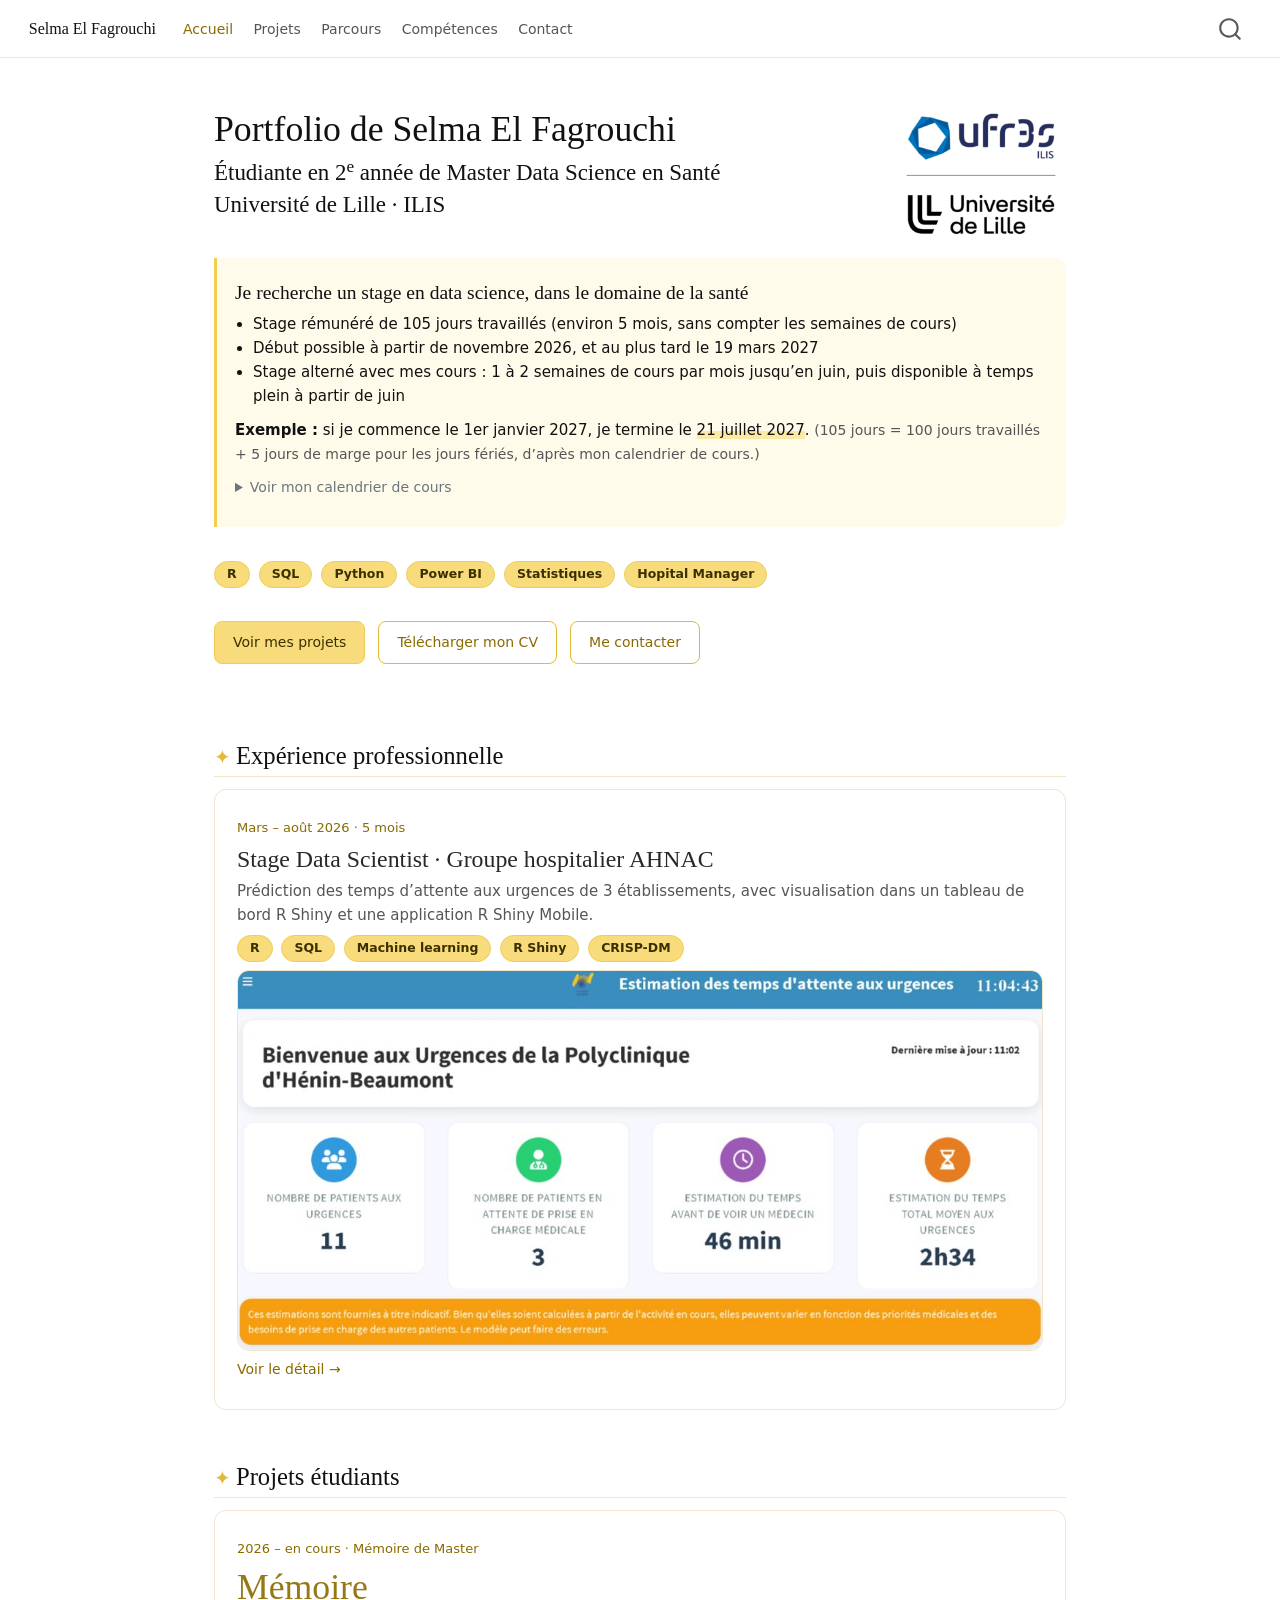
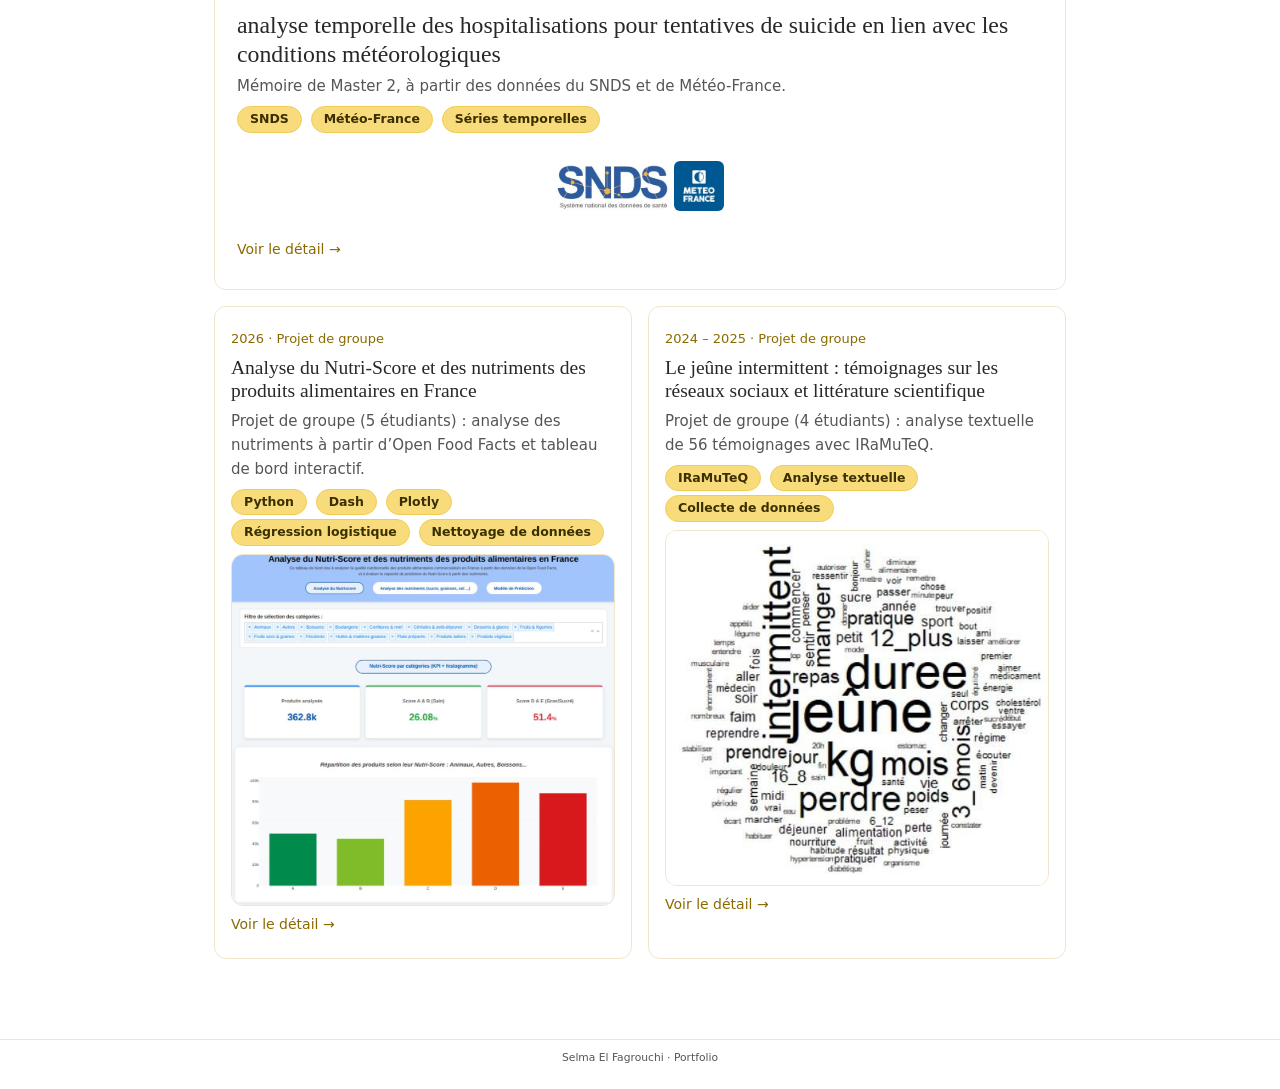
<file: docs/index.html>
<!DOCTYPE html>
<html xmlns="http://www.w3.org/1999/xhtml" lang="fr" xml:lang="fr"><head>

<meta charset="utf-8">
<meta name="generator" content="quarto-1.11.9">

<meta name="viewport" content="width=device-width, initial-scale=1.0, user-scalable=yes">


<title>Portfolio de Selma El Fagrouchi – Selma El Fagrouchi</title>
<style>
/* Default styles provided by pandoc.
** See https://pandoc.org/MANUAL.html#variables-for-html for config info.
*/
span.smallcaps{font-variant: small-caps;}
div.columns{display: flex; gap: 1.5em;}
div.column{flex: auto;}
@media screen {
div.columns{gap: min(4vw, 1.5em);}
div.column{overflow-x: auto;}
}
div.hanging-indent{margin-left: 1.5em; text-indent: -1.5em;}
ul.task-list{list-style: none;}
ul.task-list li input[type="checkbox"] {
  width: 0.8em;
  margin: 0 0.8em 0.2em -1em; /* quarto-specific, see https://github.com/quarto-dev/quarto-cli/issues/4556 */ 
  vertical-align: middle;
}
</style>


<script src="site_libs/quarto-nav/quarto-nav.js"></script>
<script src="site_libs/quarto-nav/headroom.min.js"></script>
<script src="site_libs/clipboard/clipboard.min.js"></script>
<script src="site_libs/quarto-search/autocomplete.umd.js"></script>
<script src="site_libs/quarto-search/fuse.min.js"></script>
<script src="site_libs/quarto-search/quarto-search.js"></script>
<meta name="quarto:offset" content="./">
<script src="site_libs/quarto-html/quarto.js" type="module"></script>
<script src="site_libs/quarto-html/tabsets/tabsets.js" type="module"></script>
<script src="site_libs/quarto-html/scrollable-regions/scrollable-regions.js" type="module"></script>
<script src="site_libs/quarto-html/popper.min.js"></script>
<script src="site_libs/quarto-html/tippy.umd.min.js"></script>
<link href="site_libs/quarto-html/tippy.css" rel="stylesheet">
<link href="site_libs/quarto-html/quarto-syntax-highlighting-63b5708e65d6cd79cd7618c58d0c21e7.css" rel="stylesheet" id="quarto-text-highlighting-styles">
<script src="site_libs/bootstrap/bootstrap.min.js"></script>
<link href="site_libs/bootstrap/bootstrap-icons.css" rel="stylesheet">
<link href="site_libs/bootstrap/bootstrap-4cc7621f501ba8626ef157be635fbdf1.min.css" rel="stylesheet" append-hash="true" id="quarto-bootstrap" data-mode="light">
<script id="quarto-search-options" type="application/json">{
  "location": "navbar",
  "copy-button": false,
  "collapse-after": 3,
  "panel-placement": "end",
  "type": "overlay",
  "limit": 50,
  "keyboard-shortcut": [
    "f",
    "/",
    "s"
  ],
  "show-item-context": false,
  "language": {
    "search-no-results-text": "Pas de résultats",
    "search-matching-documents-text": "documents trouvés",
    "search-copy-link-title": "Copier le lien vers la recherche",
    "search-hide-matches-text": "Cacher les correspondances additionnelles",
    "search-more-match-text": "correspondance de plus dans ce document",
    "search-more-matches-text": "correspondances de plus dans ce document",
    "search-clear-button-title": "Effacer",
    "search-text-placeholder": "",
    "search-detached-cancel-button-title": "Annuler",
    "search-submit-button-title": "Envoyer",
    "search-label": "Recherche"
  }
}</script>
<style>html{ scroll-behavior: smooth; }</style>


<link rel="stylesheet" href="styles.css">
</head>

<body class="nav-fixed fullcontent quarto-light"><a id="quarto-skip-link" class="visually-hidden-focusable" href="#quarto-content">Aller au contenu principal</a>

<div id="quarto-search-results"></div>
  <header id="quarto-header" class="headroom fixed-top">
    <nav class="navbar navbar-expand-lg " data-bs-theme="dark" aria-label="Site web">
      <div class="navbar-container container-fluid">
      <div class="navbar-brand-container mx-auto">
    <a class="navbar-brand" href="./index.html">
    <span class="navbar-title">Selma El Fagrouchi</span>
    </a>
  </div>
          <button class="navbar-toggler" type="button" data-bs-toggle="collapse" data-bs-target="#navbarCollapse" aria-controls="navbarCollapse" aria-expanded="false" aria-label="Basculer la navigation" onclick="if (window.quartoToggleHeadroom) { window.quartoToggleHeadroom(); }">
  <span class="navbar-toggler-icon"></span>
</button>
          <div class="collapse navbar-collapse" id="navbarCollapse">
            <ul class="navbar-nav navbar-nav-scroll me-auto">
  <li class="nav-item">
    <a class="nav-link active" href="./index.html" aria-current="page"> 
<span class="menu-text">Accueil</span></a>
  </li>  
  <li class="nav-item">
    <a class="nav-link" href="./projets.html"> 
<span class="menu-text">Projets</span></a>
  </li>  
  <li class="nav-item">
    <a class="nav-link" href="./parcours.html"> 
<span class="menu-text">Parcours</span></a>
  </li>  
  <li class="nav-item">
    <a class="nav-link" href="./competences.html"> 
<span class="menu-text">Compétences</span></a>
  </li>  
  <li class="nav-item">
    <a class="nav-link" href="./contact.html"> 
<span class="menu-text">Contact</span></a>
  </li>  
</ul>
          </div> <!-- /navcollapse -->
            <div class="quarto-navbar-tools">
</div>
            <div id="quarto-search" class="" title="Recherche"></div>
      </div> <!-- /container-fluid -->
    </nav>
</header>
<!-- content -->
<div id="quarto-content" class="quarto-container page-layout-custom page-navbar" tabindex="-1">
<!-- sidebar -->
<!-- margin-sidebar -->
<!-- main -->

<header id="title-block-header">
<h1 class="title display-7">Accueil</h1>

</header>


<div class="entete-accueil">
<section id="portfolio-de-selma-el-fagrouchi" class="level1 bloc-titre">
<h1>Portfolio de Selma El Fagrouchi</h1>
<div class="grand-texte">
<p>Étudiante en 2<sup>e</sup> année de Master Data Science en Santé<br>
Université de Lille · ILIS</p>
</div>
</section>
<p><img src="images/ufr3s-ilis-universite-de-lille.png" class="logo-univ img-fluid" alt="UFR3S ILIS, Université de Lille"></p>
</div>
<div class="recherche">
<p><span class="titre-recherche">Je recherche un stage en data science, dans le domaine de la santé</span></p>
<ul>
<li>Stage rémunéré de 105 jours travaillés (environ 5 mois, sans compter les semaines de cours)</li>
<li>Début possible à partir de novembre 2026, et au plus tard le 19 mars 2027</li>
<li>Stage alterné avec mes cours : 1 à 2 semaines de cours par mois jusqu’en juin, puis disponible à temps plein à partir de juin</li>
</ul>
<p><strong>Exemple :</strong> si je commence le 1er janvier 2027, je termine le <span class="surligne">21 juillet 2027</span>. <span class="discret">(105 jours = 100 jours travaillés + 5 jours de marge pour les jours fériés, d’après mon calendrier de cours.)</span></p>
<details>
<summary>
Voir mon calendrier de cours
</summary>
<p><img src="images/calendrier-de-disponibilite-de-novembre-2026-.jpg" class="photo img-fluid" alt="Calendrier de disponibilité de novembre 2026 à août 2027"></p>
</details>
</div>
<p><span class="pastille">R</span> <span class="pastille">SQL</span> <span class="pastille">Python</span> <span class="pastille">Power BI</span> <span class="pastille">Statistiques</span> <span class="pastille">Hopital Manager</span></p>
<p><a href="./projets.html" class="bouton">Voir mes projets</a> <a href="rapports/CV_Selma_El_Fagrouchi.pdf" class="bouton contour" download="">Télécharger mon CV</a> <a href="./contact.html" class="bouton contour">Me contacter</a></p>
<section id="expérience-professionnelle" class="level2">
<h2 data-anchor-id="expérience-professionnelle">Expérience professionnelle</h2>
<div class="carte grande">
<p><span class="date">Mars – août 2026 · 5 mois</span></p>
<section id="stage-data-scientist-groupe-hospitalier-ahnac" class="level3">
<h3 data-anchor-id="stage-data-scientist-groupe-hospitalier-ahnac">Stage Data Scientist · Groupe hospitalier AHNAC</h3>
<p>Prédiction des temps d’attente aux urgences de 3 établissements, avec visualisation dans un tableau de bord R Shiny et une application R Shiny Mobile.</p>
<p><span class="pastille">R</span> <span class="pastille">SQL</span> <span class="pastille">Machine learning</span> <span class="pastille">R Shiny</span> <span class="pastille">CRISP-DM</span></p>
<p><img src="images/ecran-du-tableau-de-bord-affiche-en-salle-d-a.jpg" class="photo img-fluid" alt="Écran du tableau de bord affiché en salle d'attente"></p>
<p><a href="./stage-ahnac.html" class="lien lien-carte">Voir le détail →</a></p>
</section>
</div>
</section>
<section id="projets-étudiants" class="level2">
<h2 data-anchor-id="projets-étudiants">Projets étudiants</h2>
<div class="carte grande">
<p><span class="date">2026 – en cours · Mémoire de Master</span></p>
<section id="mémoireanalyse-temporelle-des-hospitalisations-pour-tentatives-de-suicide-en-lien-avec-les-conditions-météorologiques" class="level3">
<h3 data-anchor-id="mémoireanalyse-temporelle-des-hospitalisations-pour-tentatives-de-suicide-en-lien-avec-les-conditions-météorologiques"><span class="memoire-gros">Mémoire</span>analyse temporelle des hospitalisations pour tentatives de suicide en lien avec les conditions météorologiques</h3>
<p>Mémoire de Master 2, à partir des données du SNDS et de Météo-France.</p>
<p><span class="pastille">SNDS</span> <span class="pastille">Météo-France</span> <span class="pastille">Séries temporelles</span></p>
<div class="logos-ligne">
<p><img src="images/logo-snds.png" class="img-fluid" alt="Logo SNDS"> <img src="images/logo-meteo-france.jpg" class="img-fluid" alt="Logo Météo-France"></p>
</div>
<p><a href="./memoire.html" class="lien lien-carte">Voir le détail →</a></p>
</section>
</div>
<div class="grille">
<div class="carte">
<p><span class="date">2026 · Projet de groupe</span></p>
<section id="analyse-du-nutri-score-et-des-nutriments-des-produits-alimentaires-en-france" class="level3">
<h3 data-anchor-id="analyse-du-nutri-score-et-des-nutriments-des-produits-alimentaires-en-france">Analyse du Nutri-Score et des nutriments des produits alimentaires en France</h3>
<p>Projet de groupe (5 étudiants) : analyse des nutriments à partir d’Open Food Facts et tableau de bord interactif.</p>
<p><span class="pastille">Python</span> <span class="pastille">Dash</span> <span class="pastille">Plotly</span> <span class="pastille">Régression logistique</span> <span class="pastille">Nettoyage de données</span></p>
<p><img src="images/tableau-de-bord-nutri-score.jpg" class="photo img-fluid" alt="Tableau de bord Nutri-Score"></p>
<p><a href="./nutri-score.html" class="lien lien-carte">Voir le détail →</a></p>
</section>
</div>
<div class="carte">
<p><span class="date">2024 – 2025 · Projet de groupe</span></p>
<section id="le-jeûne-intermittent-témoignages-sur-les-réseaux-sociaux-et-littérature-scientifique" class="level3">
<h3 data-anchor-id="le-jeûne-intermittent-témoignages-sur-les-réseaux-sociaux-et-littérature-scientifique">Le jeûne intermittent : témoignages sur les réseaux sociaux et littérature scientifique</h3>
<p>Projet de groupe (4 étudiants) : analyse textuelle de 56 témoignages avec IRaMuTeQ.</p>
<p><span class="pastille">IRaMuTeQ</span> <span class="pastille">Analyse textuelle</span> <span class="pastille">Collecte de données</span></p>
<p><img src="images/nuage-de-mots.jpg" class="photo img-fluid" alt="Nuage de mots"></p>
<p><a href="./jeune-intermittent.html" class="lien lien-carte">Voir le détail →</a></p>
</section>
</div>
</div>


</section>


<script id="quarto-html-after-body" type="application/javascript">
  window.document.addEventListener("DOMContentLoaded", function (event) {
    const isCodeAnnotation = (el) => {
      for (const clz of el.classList) {
        if (clz.startsWith('code-annotation-')) {                     
          return true;
        }
      }
      return false;
    }
    const onCopySuccess = function(e) {
      // button target
      const button = e.trigger;
      // don't keep focus
      button.blur();
      // flash "checked"
      button.classList.add('code-copy-button-checked');
      var currentTitle = button.getAttribute("title");
      button.setAttribute("title", "Copié");
      let tooltip;
      if (window.bootstrap) {
        button.setAttribute("data-bs-toggle", "tooltip");
        button.setAttribute("data-bs-placement", "left");
        button.setAttribute("data-bs-title", "Copié");
        tooltip = new bootstrap.Tooltip(button, 
          { trigger: "manual", 
            customClass: "code-copy-button-tooltip",
            offset: [0, -8]});
        tooltip.show();    
      }
      setTimeout(function() {
        if (tooltip) {
          tooltip.hide();
          button.removeAttribute("data-bs-title");
          button.removeAttribute("data-bs-toggle");
          button.removeAttribute("data-bs-placement");
        }
        button.setAttribute("title", currentTitle);
        button.classList.remove('code-copy-button-checked');
      }, 1000);
      // clear code selection
      e.clearSelection();
    }
    const getTextToCopy = function(trigger) {
      const outerScaffold = trigger.parentElement.cloneNode(true);
      const codeEl = outerScaffold.querySelector('code');
      for (const childEl of codeEl.children) {
        if (isCodeAnnotation(childEl)) {
          childEl.remove();
        }
      }
      return codeEl.innerText;
    }
    const clipboard = new window.ClipboardJS('.code-copy-button:not([data-in-quarto-modal])', {
      text: getTextToCopy
    });
    clipboard.on('success', onCopySuccess);
    if (window.document.getElementById('quarto-embedded-source-code-modal')) {
      const clipboardModal = new window.ClipboardJS('.code-copy-button[data-in-quarto-modal]', {
        text: getTextToCopy,
        container: window.document.getElementById('quarto-embedded-source-code-modal')
      });
      clipboardModal.on('success', onCopySuccess);
    }
      var localhostRegex = new RegExp(/^(?:http|https):\/\/localhost\:?[0-9]*\//);
      var mailtoRegex = new RegExp(/^mailto:/);
        var filterRegex = new RegExp('/' + window.location.host + '/');
      var isInternal = (href) => {
          return filterRegex.test(href) || localhostRegex.test(href) || mailtoRegex.test(href);
      }
      // Inspect non-navigation links and adorn them if external
      window.quartoDecorateExternalLinks = function (root) {
     var links = (root || window.document).querySelectorAll('a[href]:not(.nav-link):not(.navbar-brand):not(.toc-action):not(.sidebar-link):not(.sidebar-item-toggle):not(.pagination-link):not(.no-external):not([aria-hidden]):not(.dropdown-item):not(.quarto-navigation-tool):not(.about-link)');
      for (var i=0; i<links.length; i++) {
        const link = links[i];
        if (!isInternal(link.href)) {
          // undo the damage that might have been done by quarto-nav.js in the case of
          // links that we want to consider external
          if (link.dataset.originalHref !== undefined) {
            link.href = link.dataset.originalHref;
          }
          if (!link.classList.contains('no-external-icon')) {
          }
        }
      }
      };
      window.quartoDecorateExternalLinks(window.document);
    // Esc closes the popup (WCAG 1.4.13) and focus leaving both trigger and
    // popup closes it (WCAG 2.4.11); tippy handles neither for interactive popups.
    const hideOnEscAndFocusOut = {
      name: 'hideOnEscAndFocusOut',
      defaultValue: true,
      fn(instance) {
        const dismiss = () => {
          // A show scheduled by the trigger delay would otherwise reopen it
          instance.clearDelayTimeouts();
          instance.hide();
        };
        const onKeyDown = (event) => {
          if (event.key !== 'Escape') {
            return;
          }
          // Keep Esc from also reaching page handlers (e.g. reveal.js overview),
          // except an open reveal.js slide menu, which Esc should close too.
          // The menu handles keys only when its keyboard option is on.
          const menuHandlesEsc = window.Reveal?.getPlugin?.('menu')?.isOpen() &&
            window.Reveal.getConfig().menu?.keyboard !== false;
          if (!menuHandlesEsc) {
            event.stopPropagation();
          }
          if (instance.popper.contains(window.document.activeElement)) {
            // Disabled while refocusing so the focus trigger does not reopen it
            instance.disable();
            instance.reference.focus();
            instance.enable();
          }
          dismiss();
        };
        const onFocusOut = (event) => {
          const target = event.relatedTarget;
          if (target && !instance.reference.contains(target) &&
              !instance.popper.contains(target)) {
            dismiss();
          }
        };
        // On the trigger too: a click trigger (code-annotations: select) has no
        // blur handling. Attached for the instance's lifetime so leaving the
        // trigger also cancels a show still pending on the trigger delay.
        instance.reference.addEventListener('focusout', onFocusOut);
        return {
          onShow() {
            window.document.addEventListener('keydown', onKeyDown, true);
            instance.popper.addEventListener('focusout', onFocusOut);
          },
          onHide() {
            window.document.removeEventListener('keydown', onKeyDown, true);
            instance.popper.removeEventListener('focusout', onFocusOut);
          },
          onDestroy() {
            instance.reference.removeEventListener('focusout', onFocusOut);
          },
        };
      },
    };
    function tippyHover(el, contentFn, onTriggerFn, onUntriggerFn) {
      const config = {
        allowHTML: true,
        maxWidth: 500,
        delay: 100,
        arrow: false,
        appendTo: function(el) {
            return el.parentElement;
        },
        interactive: true,
        interactiveBorder: 10,
        theme: 'quarto',
        placement: 'bottom-start',
        plugins: [hideOnEscAndFocusOut],
      };
      if (contentFn) {
        config.content = contentFn;
      }
      if (onTriggerFn) {
        config.onTrigger = onTriggerFn;
      }
      if (onUntriggerFn) {
        config.onUntrigger = onUntriggerFn;
      }
      window.tippy(el, config); 
    }
    const noterefs = window.document.querySelectorAll('a[role="doc-noteref"]');
    for (var i=0; i<noterefs.length; i++) {
      const ref = noterefs[i];
      tippyHover(ref, function() {
        // use id or data attribute instead here
        let href = ref.getAttribute('data-footnote-href') || ref.getAttribute('href');
        try { href = new URL(href).hash; } catch {}
        const id = href.replace(/^#\/?/, "");
        const note = window.document.getElementById(id);
        if (note) {
          return note.innerHTML;
        } else {
          return "";
        }
      });
    }
    const xrefs = window.document.querySelectorAll('a.quarto-xref');
    const processXRef = (id, note) => {
      // Strip column container classes
      const stripColumnClz = (el) => {
        el.classList.remove("page-full", "page-columns");
        if (el.children) {
          for (const child of el.children) {
            stripColumnClz(child);
          }
        }
      }
      stripColumnClz(note)
      if (id === null || id.startsWith('sec-')) {
        // Special case sections, only their first couple elements
        const container = document.createElement("div");
        if (note.children && note.children.length > 2) {
          container.appendChild(note.children[0].cloneNode(true));
          for (let i = 1; i < note.children.length; i++) {
            const child = note.children[i];
            if (child.tagName === "P" && child.innerText === "") {
              continue;
            } else {
              container.appendChild(child.cloneNode(true));
              break;
            }
          }
          if (window.Quarto?.typesetMath) {
            window.Quarto.typesetMath(container);
          }
          return container.innerHTML
        } else {
          if (window.Quarto?.typesetMath) {
            window.Quarto.typesetMath(note);
          }
          return note.innerHTML;
        }
      } else {
        // Remove any anchor links if they are present
        const anchorLink = note.querySelector('a.anchorjs-link');
        if (anchorLink) {
          anchorLink.remove();
        }
        if (window.Quarto?.typesetMath) {
          window.Quarto.typesetMath(note);
        }
        if (note.classList.contains("callout")) {
          return note.outerHTML;
        } else {
          return note.innerHTML;
        }
      }
    }
    for (var i=0; i<xrefs.length; i++) {
      const xref = xrefs[i];
      tippyHover(xref, undefined, function(instance) {
        instance.disable();
        let url = xref.getAttribute('href');
        let hash = undefined; 
        if (url.startsWith('#')) {
          hash = url;
        } else {
          try { hash = new URL(url).hash; } catch {}
        }
        if (hash) {
          const id = hash.replace(/^#\/?/, "");
          const note = window.document.getElementById(id);
          if (note !== null) {
            try {
              const html = processXRef(id, note.cloneNode(true));
              instance.setContent(html);
            } finally {
              instance.enable();
              instance.show();
            }
          } else {
            // See if we can fetch this
            fetch(url.split('#')[0])
            .then(res => res.text())
            .then(html => {
              const parser = new DOMParser();
              const htmlDoc = parser.parseFromString(html, "text/html");
              const note = htmlDoc.getElementById(id);
              if (note !== null) {
                const html = processXRef(id, note);
                instance.setContent(html);
              } 
            }).finally(() => {
              instance.enable();
              instance.show();
            });
          }
        } else {
          // See if we can fetch a full url (with no hash to target)
          // This is a special case and we should probably do some content thinning / targeting
          fetch(url)
          .then(res => res.text())
          .then(html => {
            const parser = new DOMParser();
            const htmlDoc = parser.parseFromString(html, "text/html");
            const note = htmlDoc.querySelector('main.content');
            if (note !== null) {
              // This should only happen for chapter cross references
              // (since there is no id in the URL)
              // remove the first header
              if (note.children.length > 0 && note.children[0].tagName === "HEADER") {
                note.children[0].remove();
              }
              const html = processXRef(null, note);
              instance.setContent(html);
            } 
          }).finally(() => {
            instance.enable();
            instance.show();
          });
        }
      }, function(instance) {
      });
    }
        let selectedAnnoteEl;
        const selectorForAnnotation = ( cell, annotation) => {
          let cellAttr = 'data-code-cell="' + cell + '"';
          let lineAttr = 'data-code-annotation="' +  annotation + '"';
          const selector = 'span[' + cellAttr + '][' + lineAttr + ']';
          return selector;
        }
        const selectCodeLines = (annoteEl) => {
          const doc = window.document;
          const targetCell = annoteEl.getAttribute("data-target-cell");
          const targetAnnotation = annoteEl.getAttribute("data-target-annotation");
          const annoteSpan = window.document.querySelector(selectorForAnnotation(targetCell, targetAnnotation));
          const lines = annoteSpan.getAttribute("data-code-lines").split(",");
          const lineIds = lines.map((line) => {
            return targetCell + "-" + line;
          })
          // Each band is positioned against its own containing block, which is
          // not the offsetParent of the lines, so place it from client rects.
          const placeBand = (band, firstEl, lastEl, codeBlock) => {
            const container = band.offsetParent;
            if (container === null) {
              return;
            }
            const containerRect = container.getBoundingClientRect();
            // Reveal.js scales slides with a transform, so convert client
            // pixels back to the CSS pixels of the container.
            const scale = containerRect.height / container.offsetHeight || 1;
            const firstRect = firstEl.getBoundingClientRect();
            const lastRect = lastEl.getBoundingClientRect();
            const top = (firstRect.top - containerRect.top) / scale - container.clientTop + container.scrollTop;
            const height = (lastRect.bottom - firstRect.top) / scale;
            band.style.top = top - 2 + "px";
            band.style.height = height + 4 + "px";
            if (codeBlock) {
              // Without the copy button wrapper, the containing block is wider
              // than the code block, so span the code block explicitly.
              const blockRect = codeBlock.getBoundingClientRect();
              band.style.left = (blockRect.left - containerRect.left) / scale - container.clientLeft + container.scrollLeft + "px";
              band.style.width = blockRect.width / scale + "px";
            }
          };
          if (lineIds.length > 0) {
            const el = window.document.getElementById(lineIds[0]);
            const lastEl = window.document.getElementById(lineIds[lineIds.length - 1]);
            const parent = el.parentElement.parentElement;
            // cook up a div (if necessary) and position it
            let div = window.document.getElementById("code-annotation-line-highlight");
            if (div === null) {
              div = window.document.createElement("div");
              div.setAttribute("id", "code-annotation-line-highlight");
              div.style.position = 'absolute';
              parent.appendChild(div);
            }
            placeBand(div, el, lastEl, parent.closest("div.sourceCode") || parent);
            let gutterDiv = window.document.getElementById("code-annotation-line-highlight-gutter");
            if (gutterDiv === null) {
              gutterDiv = window.document.createElement("div");
              gutterDiv.setAttribute("id", "code-annotation-line-highlight-gutter");
              gutterDiv.style.position = 'absolute';
              const codeCell = window.document.getElementById(targetCell);
              const gutter = codeCell.querySelector('.code-annotation-gutter');
              gutter.appendChild(gutterDiv);
            }
            placeBand(gutterDiv, el, lastEl);
            selectedAnnoteEl = annoteEl;
          }
        };
        const unselectCodeLines = () => {
          const elementsIds = ["code-annotation-line-highlight", "code-annotation-line-highlight-gutter"];
          elementsIds.forEach((elId) => {
            const div = window.document.getElementById(elId);
            if (div) {
              div.remove();
            }
          });
          selectedAnnoteEl = undefined;
        };
          // Handle positioning of the toggle
      window.addEventListener(
        "resize",
        throttle(() => {
          elRect = undefined;
          if (selectedAnnoteEl) {
            selectCodeLines(selectedAnnoteEl);
          }
        }, 10)
      );
      function throttle(fn, ms) {
      let throttle = false;
      let timer;
        return (...args) => {
          if(!throttle) { // first call gets through
              fn.apply(this, args);
              throttle = true;
          } else { // all the others get throttled
              if(timer) clearTimeout(timer); // cancel #2
              timer = setTimeout(() => {
                fn.apply(this, args);
                timer = throttle = false;
              }, ms);
          }
        };
      }
        // Attach click handler to the DT
        const annoteDls = window.document.querySelectorAll('dt[data-target-cell]');
        for (const annoteDlNode of annoteDls) {
          annoteDlNode.addEventListener('click', (event) => {
            const clickedEl = event.target;
            if (clickedEl !== selectedAnnoteEl) {
              unselectCodeLines();
              const activeEl = window.document.querySelector('dt[data-target-cell].code-annotation-active');
              if (activeEl) {
                activeEl.classList.remove('code-annotation-active');
              }
              selectCodeLines(clickedEl);
              clickedEl.classList.add('code-annotation-active');
            } else {
              // Unselect the line
              unselectCodeLines();
              clickedEl.classList.remove('code-annotation-active');
            }
          });
        }
    const findCites = (el) => {
      const parentEl = el.parentElement;
      if (parentEl) {
        const cites = parentEl.dataset.cites;
        if (cites) {
          return {
            el,
            cites: cites.split(' ')
          };
        } else {
          return findCites(el.parentElement)
        }
      } else {
        return undefined;
      }
    };
    var bibliorefs = window.document.querySelectorAll('a[role="doc-biblioref"]');
    for (var i=0; i<bibliorefs.length; i++) {
      const ref = bibliorefs[i];
      const citeInfo = findCites(ref);
      if (citeInfo) {
        tippyHover(citeInfo.el, function() {
          var popup = window.document.createElement('div');
          citeInfo.cites.forEach(function(cite) {
            var citeDiv = window.document.createElement('div');
            citeDiv.classList.add('hanging-indent');
            citeDiv.classList.add('csl-entry');
            var biblioDiv = window.document.getElementById('ref-' + cite);
            if (biblioDiv) {
              citeDiv.innerHTML = biblioDiv.innerHTML;
            }
            popup.appendChild(citeDiv);
          });
          return popup.innerHTML;
        });
      }
    }
  });
  </script>
  <script type="application/javascript">
  window.quartoScrollableRegionsLabels = {"code":"Code défilable","output":"Sortie défilable"};
  </script>
</div> <!-- /content -->
<footer class="footer">
  <div class="nav-footer">
    <div class="nav-footer-left">
      &nbsp;
    </div>   
    <div class="nav-footer-center">
<p>Selma El Fagrouchi · Portfolio</p>
</div>
    <div class="nav-footer-right">
      &nbsp;
    </div>
  </div>
</footer>




<script src="site_libs/quarto-html/zenscroll-min.js"></script>
</body></html>
</file>
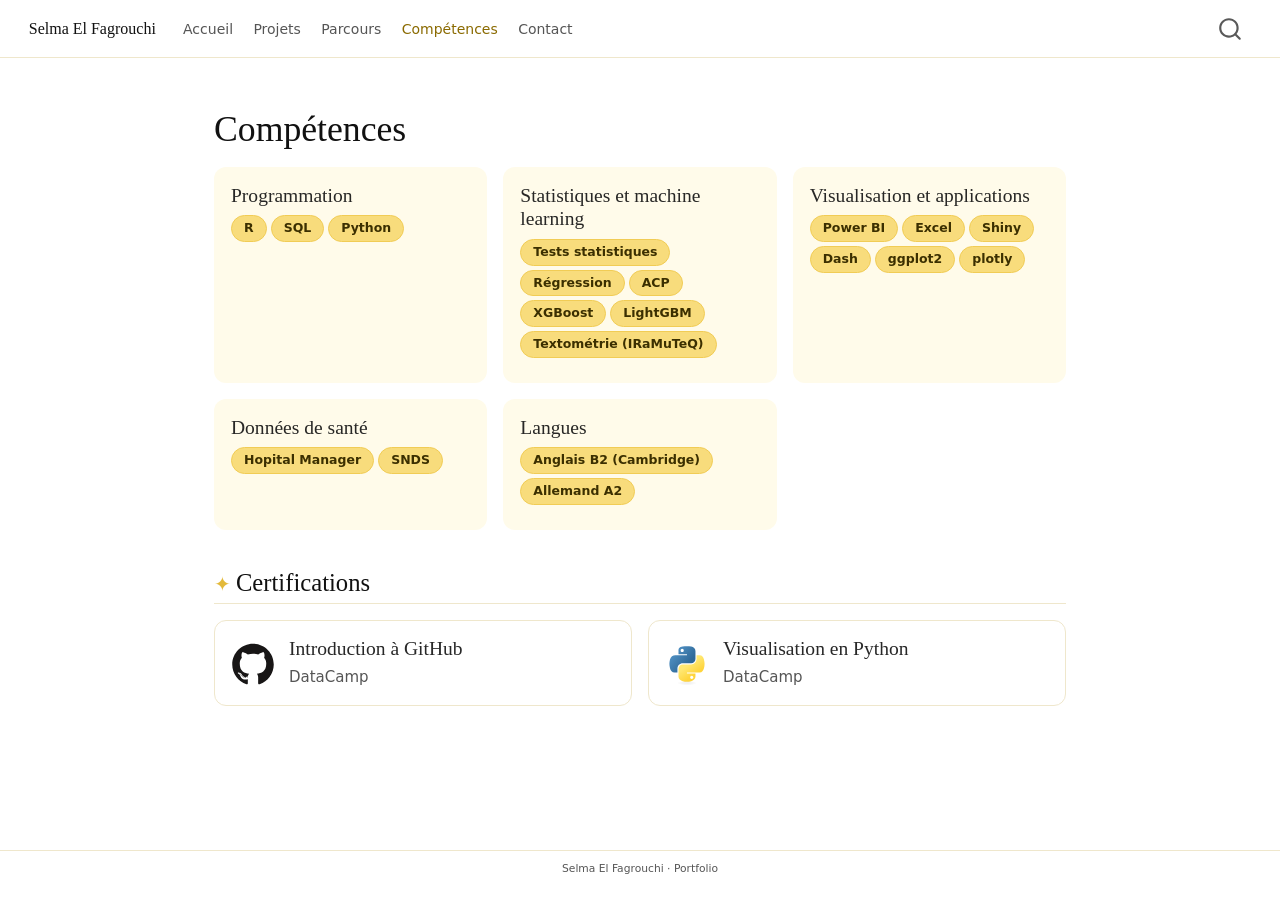
<file: docs/competences.html>
<!DOCTYPE html>
<html xmlns="http://www.w3.org/1999/xhtml" lang="fr" xml:lang="fr"><head>

<meta charset="utf-8">
<meta name="generator" content="quarto-1.11.9">

<meta name="viewport" content="width=device-width, initial-scale=1.0, user-scalable=yes">


<title>Compétences – Selma El Fagrouchi</title>
<style>
/* Default styles provided by pandoc.
** See https://pandoc.org/MANUAL.html#variables-for-html for config info.
*/
span.smallcaps{font-variant: small-caps;}
div.columns{display: flex; gap: 1.5em;}
div.column{flex: auto;}
@media screen {
div.columns{gap: min(4vw, 1.5em);}
div.column{overflow-x: auto;}
}
div.hanging-indent{margin-left: 1.5em; text-indent: -1.5em;}
ul.task-list{list-style: none;}
ul.task-list li input[type="checkbox"] {
  width: 0.8em;
  margin: 0 0.8em 0.2em -1em; /* quarto-specific, see https://github.com/quarto-dev/quarto-cli/issues/4556 */ 
  vertical-align: middle;
}
</style>


<script src="site_libs/quarto-nav/quarto-nav.js"></script>
<script src="site_libs/quarto-nav/headroom.min.js"></script>
<script src="site_libs/clipboard/clipboard.min.js"></script>
<script src="site_libs/quarto-search/autocomplete.umd.js"></script>
<script src="site_libs/quarto-search/fuse.min.js"></script>
<script src="site_libs/quarto-search/quarto-search.js"></script>
<meta name="quarto:offset" content="./">
<script src="site_libs/quarto-html/quarto.js" type="module"></script>
<script src="site_libs/quarto-html/tabsets/tabsets.js" type="module"></script>
<script src="site_libs/quarto-html/scrollable-regions/scrollable-regions.js" type="module"></script>
<script src="site_libs/quarto-html/popper.min.js"></script>
<script src="site_libs/quarto-html/tippy.umd.min.js"></script>
<link href="site_libs/quarto-html/tippy.css" rel="stylesheet">
<link href="site_libs/quarto-html/quarto-syntax-highlighting-63b5708e65d6cd79cd7618c58d0c21e7.css" rel="stylesheet" id="quarto-text-highlighting-styles">
<script src="site_libs/bootstrap/bootstrap.min.js"></script>
<link href="site_libs/bootstrap/bootstrap-icons.css" rel="stylesheet">
<link href="site_libs/bootstrap/bootstrap-4cc7621f501ba8626ef157be635fbdf1.min.css" rel="stylesheet" append-hash="true" id="quarto-bootstrap" data-mode="light">
<script id="quarto-search-options" type="application/json">{
  "location": "navbar",
  "copy-button": false,
  "collapse-after": 3,
  "panel-placement": "end",
  "type": "overlay",
  "limit": 50,
  "keyboard-shortcut": [
    "f",
    "/",
    "s"
  ],
  "show-item-context": false,
  "language": {
    "search-no-results-text": "Pas de résultats",
    "search-matching-documents-text": "documents trouvés",
    "search-copy-link-title": "Copier le lien vers la recherche",
    "search-hide-matches-text": "Cacher les correspondances additionnelles",
    "search-more-match-text": "correspondance de plus dans ce document",
    "search-more-matches-text": "correspondances de plus dans ce document",
    "search-clear-button-title": "Effacer",
    "search-text-placeholder": "",
    "search-detached-cancel-button-title": "Annuler",
    "search-submit-button-title": "Envoyer",
    "search-label": "Recherche"
  }
}</script>
<style>html{ scroll-behavior: smooth; }</style>


<link rel="stylesheet" href="styles.css">
</head>

<body class="nav-fixed fullcontent quarto-light"><a id="quarto-skip-link" class="visually-hidden-focusable" href="#quarto-content">Aller au contenu principal</a>

<div id="quarto-search-results"></div>
  <header id="quarto-header" class="headroom fixed-top">
    <nav class="navbar navbar-expand-lg " data-bs-theme="dark" aria-label="Site web">
      <div class="navbar-container container-fluid">
      <div class="navbar-brand-container mx-auto">
    <a class="navbar-brand" href="./index.html">
    <span class="navbar-title">Selma El Fagrouchi</span>
    </a>
  </div>
          <button class="navbar-toggler" type="button" data-bs-toggle="collapse" data-bs-target="#navbarCollapse" aria-controls="navbarCollapse" aria-expanded="false" aria-label="Basculer la navigation" onclick="if (window.quartoToggleHeadroom) { window.quartoToggleHeadroom(); }">
  <span class="navbar-toggler-icon"></span>
</button>
          <div class="collapse navbar-collapse" id="navbarCollapse">
            <ul class="navbar-nav navbar-nav-scroll me-auto">
  <li class="nav-item">
    <a class="nav-link" href="./index.html"> 
<span class="menu-text">Accueil</span></a>
  </li>  
  <li class="nav-item">
    <a class="nav-link" href="./projets.html"> 
<span class="menu-text">Projets</span></a>
  </li>  
  <li class="nav-item">
    <a class="nav-link" href="./parcours.html"> 
<span class="menu-text">Parcours</span></a>
  </li>  
  <li class="nav-item">
    <a class="nav-link active" href="./competences.html" aria-current="page"> 
<span class="menu-text">Compétences</span></a>
  </li>  
  <li class="nav-item">
    <a class="nav-link" href="./contact.html"> 
<span class="menu-text">Contact</span></a>
  </li>  
</ul>
          </div> <!-- /navcollapse -->
            <div class="quarto-navbar-tools">
</div>
            <div id="quarto-search" class="" title="Recherche"></div>
      </div> <!-- /container-fluid -->
    </nav>
</header>
<!-- content -->
<div id="quarto-content" class="quarto-container page-layout-custom page-navbar" tabindex="-1">
<!-- sidebar -->
<!-- margin-sidebar -->
<!-- main -->

<header id="title-block-header">
<h1 class="title display-7">Compétences</h1>

</header>


<section id="compétences" class="level1">
<h1>Compétences</h1>
<div class="grille competences">
<section id="programmation" class="level3 carte">
<h3 data-anchor-id="programmation">Programmation</h3>
<p><span class="pastille">R</span><span class="pastille">SQL</span><span class="pastille">Python</span></p>
</section>
<section id="statistiques-et-machine-learning" class="level3 carte">
<h3 data-anchor-id="statistiques-et-machine-learning">Statistiques et machine learning</h3>
<p><span class="pastille">Tests statistiques</span><span class="pastille">Régression</span><span class="pastille">ACP</span><span class="pastille">XGBoost</span><span class="pastille">LightGBM</span><span class="pastille">Textométrie (IRaMuTeQ)</span></p>
</section>
<section id="visualisation-et-applications" class="level3 carte">
<h3 data-anchor-id="visualisation-et-applications">Visualisation et applications</h3>
<p><span class="pastille">Power BI</span><span class="pastille">Excel</span><span class="pastille">Shiny</span><span class="pastille">Dash</span><span class="pastille">ggplot2</span><span class="pastille">plotly</span></p>
</section>
<section id="données-de-santé" class="level3 carte">
<h3 data-anchor-id="données-de-santé">Données de santé</h3>
<p><span class="pastille">Hopital Manager</span><span class="pastille">SNDS</span></p>
</section>
<section id="langues" class="level3 carte">
<h3 data-anchor-id="langues">Langues</h3>
<p><span class="pastille">Anglais B2 (Cambridge)</span><span class="pastille">Allemand A2</span></p>
</section>
</div>
<section id="certifications" class="level2">
<h2 data-anchor-id="certifications">Certifications</h2>
<div class="grille">
<div class="carte certif">
<p><img src="images/logo-github.svg" class="img-fluid" alt="Logo GitHub"></p>
<section id="introduction-à-github" class="level3 bloc">
<h3 data-anchor-id="introduction-à-github">Introduction à GitHub</h3>
<p>DataCamp</p>
</section>
</div>
<div class="carte certif">
<p><img src="images/logo-python.svg" class="img-fluid" alt="Logo Python"></p>
<section id="visualisation-en-python" class="level3 bloc">
<h3 data-anchor-id="visualisation-en-python">Visualisation en Python</h3>
<p>DataCamp</p>
</section>
</div>
</div>


</section>
</section>


<script id="quarto-html-after-body" type="application/javascript">
  window.document.addEventListener("DOMContentLoaded", function (event) {
    const isCodeAnnotation = (el) => {
      for (const clz of el.classList) {
        if (clz.startsWith('code-annotation-')) {                     
          return true;
        }
      }
      return false;
    }
    const onCopySuccess = function(e) {
      // button target
      const button = e.trigger;
      // don't keep focus
      button.blur();
      // flash "checked"
      button.classList.add('code-copy-button-checked');
      var currentTitle = button.getAttribute("title");
      button.setAttribute("title", "Copié");
      let tooltip;
      if (window.bootstrap) {
        button.setAttribute("data-bs-toggle", "tooltip");
        button.setAttribute("data-bs-placement", "left");
        button.setAttribute("data-bs-title", "Copié");
        tooltip = new bootstrap.Tooltip(button, 
          { trigger: "manual", 
            customClass: "code-copy-button-tooltip",
            offset: [0, -8]});
        tooltip.show();    
      }
      setTimeout(function() {
        if (tooltip) {
          tooltip.hide();
          button.removeAttribute("data-bs-title");
          button.removeAttribute("data-bs-toggle");
          button.removeAttribute("data-bs-placement");
        }
        button.setAttribute("title", currentTitle);
        button.classList.remove('code-copy-button-checked');
      }, 1000);
      // clear code selection
      e.clearSelection();
    }
    const getTextToCopy = function(trigger) {
      const outerScaffold = trigger.parentElement.cloneNode(true);
      const codeEl = outerScaffold.querySelector('code');
      for (const childEl of codeEl.children) {
        if (isCodeAnnotation(childEl)) {
          childEl.remove();
        }
      }
      return codeEl.innerText;
    }
    const clipboard = new window.ClipboardJS('.code-copy-button:not([data-in-quarto-modal])', {
      text: getTextToCopy
    });
    clipboard.on('success', onCopySuccess);
    if (window.document.getElementById('quarto-embedded-source-code-modal')) {
      const clipboardModal = new window.ClipboardJS('.code-copy-button[data-in-quarto-modal]', {
        text: getTextToCopy,
        container: window.document.getElementById('quarto-embedded-source-code-modal')
      });
      clipboardModal.on('success', onCopySuccess);
    }
      var localhostRegex = new RegExp(/^(?:http|https):\/\/localhost\:?[0-9]*\//);
      var mailtoRegex = new RegExp(/^mailto:/);
        var filterRegex = new RegExp('/' + window.location.host + '/');
      var isInternal = (href) => {
          return filterRegex.test(href) || localhostRegex.test(href) || mailtoRegex.test(href);
      }
      // Inspect non-navigation links and adorn them if external
      window.quartoDecorateExternalLinks = function (root) {
     var links = (root || window.document).querySelectorAll('a[href]:not(.nav-link):not(.navbar-brand):not(.toc-action):not(.sidebar-link):not(.sidebar-item-toggle):not(.pagination-link):not(.no-external):not([aria-hidden]):not(.dropdown-item):not(.quarto-navigation-tool):not(.about-link)');
      for (var i=0; i<links.length; i++) {
        const link = links[i];
        if (!isInternal(link.href)) {
          // undo the damage that might have been done by quarto-nav.js in the case of
          // links that we want to consider external
          if (link.dataset.originalHref !== undefined) {
            link.href = link.dataset.originalHref;
          }
          if (!link.classList.contains('no-external-icon')) {
          }
        }
      }
      };
      window.quartoDecorateExternalLinks(window.document);
    // Esc closes the popup (WCAG 1.4.13) and focus leaving both trigger and
    // popup closes it (WCAG 2.4.11); tippy handles neither for interactive popups.
    const hideOnEscAndFocusOut = {
      name: 'hideOnEscAndFocusOut',
      defaultValue: true,
      fn(instance) {
        const dismiss = () => {
          // A show scheduled by the trigger delay would otherwise reopen it
          instance.clearDelayTimeouts();
          instance.hide();
        };
        const onKeyDown = (event) => {
          if (event.key !== 'Escape') {
            return;
          }
          // Keep Esc from also reaching page handlers (e.g. reveal.js overview),
          // except an open reveal.js slide menu, which Esc should close too.
          // The menu handles keys only when its keyboard option is on.
          const menuHandlesEsc = window.Reveal?.getPlugin?.('menu')?.isOpen() &&
            window.Reveal.getConfig().menu?.keyboard !== false;
          if (!menuHandlesEsc) {
            event.stopPropagation();
          }
          if (instance.popper.contains(window.document.activeElement)) {
            // Disabled while refocusing so the focus trigger does not reopen it
            instance.disable();
            instance.reference.focus();
            instance.enable();
          }
          dismiss();
        };
        const onFocusOut = (event) => {
          const target = event.relatedTarget;
          if (target && !instance.reference.contains(target) &&
              !instance.popper.contains(target)) {
            dismiss();
          }
        };
        // On the trigger too: a click trigger (code-annotations: select) has no
        // blur handling. Attached for the instance's lifetime so leaving the
        // trigger also cancels a show still pending on the trigger delay.
        instance.reference.addEventListener('focusout', onFocusOut);
        return {
          onShow() {
            window.document.addEventListener('keydown', onKeyDown, true);
            instance.popper.addEventListener('focusout', onFocusOut);
          },
          onHide() {
            window.document.removeEventListener('keydown', onKeyDown, true);
            instance.popper.removeEventListener('focusout', onFocusOut);
          },
          onDestroy() {
            instance.reference.removeEventListener('focusout', onFocusOut);
          },
        };
      },
    };
    function tippyHover(el, contentFn, onTriggerFn, onUntriggerFn) {
      const config = {
        allowHTML: true,
        maxWidth: 500,
        delay: 100,
        arrow: false,
        appendTo: function(el) {
            return el.parentElement;
        },
        interactive: true,
        interactiveBorder: 10,
        theme: 'quarto',
        placement: 'bottom-start',
        plugins: [hideOnEscAndFocusOut],
      };
      if (contentFn) {
        config.content = contentFn;
      }
      if (onTriggerFn) {
        config.onTrigger = onTriggerFn;
      }
      if (onUntriggerFn) {
        config.onUntrigger = onUntriggerFn;
      }
      window.tippy(el, config); 
    }
    const noterefs = window.document.querySelectorAll('a[role="doc-noteref"]');
    for (var i=0; i<noterefs.length; i++) {
      const ref = noterefs[i];
      tippyHover(ref, function() {
        // use id or data attribute instead here
        let href = ref.getAttribute('data-footnote-href') || ref.getAttribute('href');
        try { href = new URL(href).hash; } catch {}
        const id = href.replace(/^#\/?/, "");
        const note = window.document.getElementById(id);
        if (note) {
          return note.innerHTML;
        } else {
          return "";
        }
      });
    }
    const xrefs = window.document.querySelectorAll('a.quarto-xref');
    const processXRef = (id, note) => {
      // Strip column container classes
      const stripColumnClz = (el) => {
        el.classList.remove("page-full", "page-columns");
        if (el.children) {
          for (const child of el.children) {
            stripColumnClz(child);
          }
        }
      }
      stripColumnClz(note)
      if (id === null || id.startsWith('sec-')) {
        // Special case sections, only their first couple elements
        const container = document.createElement("div");
        if (note.children && note.children.length > 2) {
          container.appendChild(note.children[0].cloneNode(true));
          for (let i = 1; i < note.children.length; i++) {
            const child = note.children[i];
            if (child.tagName === "P" && child.innerText === "") {
              continue;
            } else {
              container.appendChild(child.cloneNode(true));
              break;
            }
          }
          if (window.Quarto?.typesetMath) {
            window.Quarto.typesetMath(container);
          }
          return container.innerHTML
        } else {
          if (window.Quarto?.typesetMath) {
            window.Quarto.typesetMath(note);
          }
          return note.innerHTML;
        }
      } else {
        // Remove any anchor links if they are present
        const anchorLink = note.querySelector('a.anchorjs-link');
        if (anchorLink) {
          anchorLink.remove();
        }
        if (window.Quarto?.typesetMath) {
          window.Quarto.typesetMath(note);
        }
        if (note.classList.contains("callout")) {
          return note.outerHTML;
        } else {
          return note.innerHTML;
        }
      }
    }
    for (var i=0; i<xrefs.length; i++) {
      const xref = xrefs[i];
      tippyHover(xref, undefined, function(instance) {
        instance.disable();
        let url = xref.getAttribute('href');
        let hash = undefined; 
        if (url.startsWith('#')) {
          hash = url;
        } else {
          try { hash = new URL(url).hash; } catch {}
        }
        if (hash) {
          const id = hash.replace(/^#\/?/, "");
          const note = window.document.getElementById(id);
          if (note !== null) {
            try {
              const html = processXRef(id, note.cloneNode(true));
              instance.setContent(html);
            } finally {
              instance.enable();
              instance.show();
            }
          } else {
            // See if we can fetch this
            fetch(url.split('#')[0])
            .then(res => res.text())
            .then(html => {
              const parser = new DOMParser();
              const htmlDoc = parser.parseFromString(html, "text/html");
              const note = htmlDoc.getElementById(id);
              if (note !== null) {
                const html = processXRef(id, note);
                instance.setContent(html);
              } 
            }).finally(() => {
              instance.enable();
              instance.show();
            });
          }
        } else {
          // See if we can fetch a full url (with no hash to target)
          // This is a special case and we should probably do some content thinning / targeting
          fetch(url)
          .then(res => res.text())
          .then(html => {
            const parser = new DOMParser();
            const htmlDoc = parser.parseFromString(html, "text/html");
            const note = htmlDoc.querySelector('main.content');
            if (note !== null) {
              // This should only happen for chapter cross references
              // (since there is no id in the URL)
              // remove the first header
              if (note.children.length > 0 && note.children[0].tagName === "HEADER") {
                note.children[0].remove();
              }
              const html = processXRef(null, note);
              instance.setContent(html);
            } 
          }).finally(() => {
            instance.enable();
            instance.show();
          });
        }
      }, function(instance) {
      });
    }
        let selectedAnnoteEl;
        const selectorForAnnotation = ( cell, annotation) => {
          let cellAttr = 'data-code-cell="' + cell + '"';
          let lineAttr = 'data-code-annotation="' +  annotation + '"';
          const selector = 'span[' + cellAttr + '][' + lineAttr + ']';
          return selector;
        }
        const selectCodeLines = (annoteEl) => {
          const doc = window.document;
          const targetCell = annoteEl.getAttribute("data-target-cell");
          const targetAnnotation = annoteEl.getAttribute("data-target-annotation");
          const annoteSpan = window.document.querySelector(selectorForAnnotation(targetCell, targetAnnotation));
          const lines = annoteSpan.getAttribute("data-code-lines").split(",");
          const lineIds = lines.map((line) => {
            return targetCell + "-" + line;
          })
          // Each band is positioned against its own containing block, which is
          // not the offsetParent of the lines, so place it from client rects.
          const placeBand = (band, firstEl, lastEl, codeBlock) => {
            const container = band.offsetParent;
            if (container === null) {
              return;
            }
            const containerRect = container.getBoundingClientRect();
            // Reveal.js scales slides with a transform, so convert client
            // pixels back to the CSS pixels of the container.
            const scale = containerRect.height / container.offsetHeight || 1;
            const firstRect = firstEl.getBoundingClientRect();
            const lastRect = lastEl.getBoundingClientRect();
            const top = (firstRect.top - containerRect.top) / scale - container.clientTop + container.scrollTop;
            const height = (lastRect.bottom - firstRect.top) / scale;
            band.style.top = top - 2 + "px";
            band.style.height = height + 4 + "px";
            if (codeBlock) {
              // Without the copy button wrapper, the containing block is wider
              // than the code block, so span the code block explicitly.
              const blockRect = codeBlock.getBoundingClientRect();
              band.style.left = (blockRect.left - containerRect.left) / scale - container.clientLeft + container.scrollLeft + "px";
              band.style.width = blockRect.width / scale + "px";
            }
          };
          if (lineIds.length > 0) {
            const el = window.document.getElementById(lineIds[0]);
            const lastEl = window.document.getElementById(lineIds[lineIds.length - 1]);
            const parent = el.parentElement.parentElement;
            // cook up a div (if necessary) and position it
            let div = window.document.getElementById("code-annotation-line-highlight");
            if (div === null) {
              div = window.document.createElement("div");
              div.setAttribute("id", "code-annotation-line-highlight");
              div.style.position = 'absolute';
              parent.appendChild(div);
            }
            placeBand(div, el, lastEl, parent.closest("div.sourceCode") || parent);
            let gutterDiv = window.document.getElementById("code-annotation-line-highlight-gutter");
            if (gutterDiv === null) {
              gutterDiv = window.document.createElement("div");
              gutterDiv.setAttribute("id", "code-annotation-line-highlight-gutter");
              gutterDiv.style.position = 'absolute';
              const codeCell = window.document.getElementById(targetCell);
              const gutter = codeCell.querySelector('.code-annotation-gutter');
              gutter.appendChild(gutterDiv);
            }
            placeBand(gutterDiv, el, lastEl);
            selectedAnnoteEl = annoteEl;
          }
        };
        const unselectCodeLines = () => {
          const elementsIds = ["code-annotation-line-highlight", "code-annotation-line-highlight-gutter"];
          elementsIds.forEach((elId) => {
            const div = window.document.getElementById(elId);
            if (div) {
              div.remove();
            }
          });
          selectedAnnoteEl = undefined;
        };
          // Handle positioning of the toggle
      window.addEventListener(
        "resize",
        throttle(() => {
          elRect = undefined;
          if (selectedAnnoteEl) {
            selectCodeLines(selectedAnnoteEl);
          }
        }, 10)
      );
      function throttle(fn, ms) {
      let throttle = false;
      let timer;
        return (...args) => {
          if(!throttle) { // first call gets through
              fn.apply(this, args);
              throttle = true;
          } else { // all the others get throttled
              if(timer) clearTimeout(timer); // cancel #2
              timer = setTimeout(() => {
                fn.apply(this, args);
                timer = throttle = false;
              }, ms);
          }
        };
      }
        // Attach click handler to the DT
        const annoteDls = window.document.querySelectorAll('dt[data-target-cell]');
        for (const annoteDlNode of annoteDls) {
          annoteDlNode.addEventListener('click', (event) => {
            const clickedEl = event.target;
            if (clickedEl !== selectedAnnoteEl) {
              unselectCodeLines();
              const activeEl = window.document.querySelector('dt[data-target-cell].code-annotation-active');
              if (activeEl) {
                activeEl.classList.remove('code-annotation-active');
              }
              selectCodeLines(clickedEl);
              clickedEl.classList.add('code-annotation-active');
            } else {
              // Unselect the line
              unselectCodeLines();
              clickedEl.classList.remove('code-annotation-active');
            }
          });
        }
    const findCites = (el) => {
      const parentEl = el.parentElement;
      if (parentEl) {
        const cites = parentEl.dataset.cites;
        if (cites) {
          return {
            el,
            cites: cites.split(' ')
          };
        } else {
          return findCites(el.parentElement)
        }
      } else {
        return undefined;
      }
    };
    var bibliorefs = window.document.querySelectorAll('a[role="doc-biblioref"]');
    for (var i=0; i<bibliorefs.length; i++) {
      const ref = bibliorefs[i];
      const citeInfo = findCites(ref);
      if (citeInfo) {
        tippyHover(citeInfo.el, function() {
          var popup = window.document.createElement('div');
          citeInfo.cites.forEach(function(cite) {
            var citeDiv = window.document.createElement('div');
            citeDiv.classList.add('hanging-indent');
            citeDiv.classList.add('csl-entry');
            var biblioDiv = window.document.getElementById('ref-' + cite);
            if (biblioDiv) {
              citeDiv.innerHTML = biblioDiv.innerHTML;
            }
            popup.appendChild(citeDiv);
          });
          return popup.innerHTML;
        });
      }
    }
  });
  </script>
  <script type="application/javascript">
  window.quartoScrollableRegionsLabels = {"code":"Code défilable","output":"Sortie défilable"};
  </script>
</div> <!-- /content -->
<footer class="footer">
  <div class="nav-footer">
    <div class="nav-footer-left">
      &nbsp;
    </div>   
    <div class="nav-footer-center">
<p>Selma El Fagrouchi · Portfolio</p>
</div>
    <div class="nav-footer-right">
      &nbsp;
    </div>
  </div>
</footer>




<script src="site_libs/quarto-html/zenscroll-min.js"></script>
</body></html>
</file>
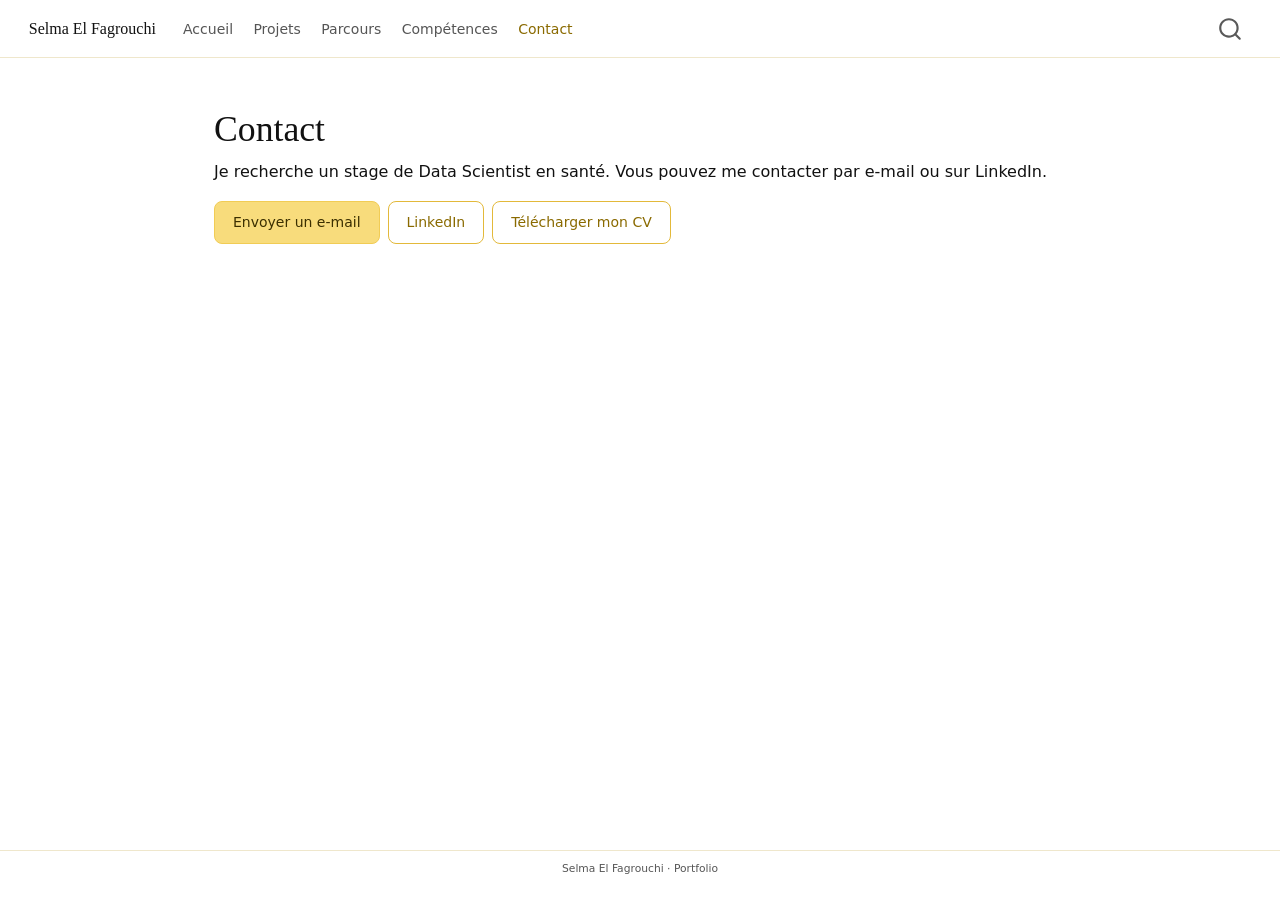
<file: docs/contact.html>
<!DOCTYPE html>
<html xmlns="http://www.w3.org/1999/xhtml" lang="fr" xml:lang="fr"><head>

<meta charset="utf-8">
<meta name="generator" content="quarto-1.11.9">

<meta name="viewport" content="width=device-width, initial-scale=1.0, user-scalable=yes">


<title>Contact – Selma El Fagrouchi</title>
<style>
/* Default styles provided by pandoc.
** See https://pandoc.org/MANUAL.html#variables-for-html for config info.
*/
span.smallcaps{font-variant: small-caps;}
div.columns{display: flex; gap: 1.5em;}
div.column{flex: auto;}
@media screen {
div.columns{gap: min(4vw, 1.5em);}
div.column{overflow-x: auto;}
}
div.hanging-indent{margin-left: 1.5em; text-indent: -1.5em;}
ul.task-list{list-style: none;}
ul.task-list li input[type="checkbox"] {
  width: 0.8em;
  margin: 0 0.8em 0.2em -1em; /* quarto-specific, see https://github.com/quarto-dev/quarto-cli/issues/4556 */ 
  vertical-align: middle;
}
</style>


<script src="site_libs/quarto-nav/quarto-nav.js"></script>
<script src="site_libs/quarto-nav/headroom.min.js"></script>
<script src="site_libs/clipboard/clipboard.min.js"></script>
<script src="site_libs/quarto-search/autocomplete.umd.js"></script>
<script src="site_libs/quarto-search/fuse.min.js"></script>
<script src="site_libs/quarto-search/quarto-search.js"></script>
<meta name="quarto:offset" content="./">
<script src="site_libs/quarto-html/quarto.js" type="module"></script>
<script src="site_libs/quarto-html/tabsets/tabsets.js" type="module"></script>
<script src="site_libs/quarto-html/scrollable-regions/scrollable-regions.js" type="module"></script>
<script src="site_libs/quarto-html/popper.min.js"></script>
<script src="site_libs/quarto-html/tippy.umd.min.js"></script>
<link href="site_libs/quarto-html/tippy.css" rel="stylesheet">
<link href="site_libs/quarto-html/quarto-syntax-highlighting-63b5708e65d6cd79cd7618c58d0c21e7.css" rel="stylesheet" id="quarto-text-highlighting-styles">
<script src="site_libs/bootstrap/bootstrap.min.js"></script>
<link href="site_libs/bootstrap/bootstrap-icons.css" rel="stylesheet">
<link href="site_libs/bootstrap/bootstrap-4cc7621f501ba8626ef157be635fbdf1.min.css" rel="stylesheet" append-hash="true" id="quarto-bootstrap" data-mode="light">
<script id="quarto-search-options" type="application/json">{
  "location": "navbar",
  "copy-button": false,
  "collapse-after": 3,
  "panel-placement": "end",
  "type": "overlay",
  "limit": 50,
  "keyboard-shortcut": [
    "f",
    "/",
    "s"
  ],
  "show-item-context": false,
  "language": {
    "search-no-results-text": "Pas de résultats",
    "search-matching-documents-text": "documents trouvés",
    "search-copy-link-title": "Copier le lien vers la recherche",
    "search-hide-matches-text": "Cacher les correspondances additionnelles",
    "search-more-match-text": "correspondance de plus dans ce document",
    "search-more-matches-text": "correspondances de plus dans ce document",
    "search-clear-button-title": "Effacer",
    "search-text-placeholder": "",
    "search-detached-cancel-button-title": "Annuler",
    "search-submit-button-title": "Envoyer",
    "search-label": "Recherche"
  }
}</script>
<style>html{ scroll-behavior: smooth; }</style>


<link rel="stylesheet" href="styles.css">
</head>

<body class="nav-fixed fullcontent quarto-light"><a id="quarto-skip-link" class="visually-hidden-focusable" href="#quarto-content">Aller au contenu principal</a>

<div id="quarto-search-results"></div>
  <header id="quarto-header" class="headroom fixed-top">
    <nav class="navbar navbar-expand-lg " data-bs-theme="dark" aria-label="Site web">
      <div class="navbar-container container-fluid">
      <div class="navbar-brand-container mx-auto">
    <a class="navbar-brand" href="./index.html">
    <span class="navbar-title">Selma El Fagrouchi</span>
    </a>
  </div>
          <button class="navbar-toggler" type="button" data-bs-toggle="collapse" data-bs-target="#navbarCollapse" aria-controls="navbarCollapse" aria-expanded="false" aria-label="Basculer la navigation" onclick="if (window.quartoToggleHeadroom) { window.quartoToggleHeadroom(); }">
  <span class="navbar-toggler-icon"></span>
</button>
          <div class="collapse navbar-collapse" id="navbarCollapse">
            <ul class="navbar-nav navbar-nav-scroll me-auto">
  <li class="nav-item">
    <a class="nav-link" href="./index.html"> 
<span class="menu-text">Accueil</span></a>
  </li>  
  <li class="nav-item">
    <a class="nav-link" href="./projets.html"> 
<span class="menu-text">Projets</span></a>
  </li>  
  <li class="nav-item">
    <a class="nav-link" href="./parcours.html"> 
<span class="menu-text">Parcours</span></a>
  </li>  
  <li class="nav-item">
    <a class="nav-link" href="./competences.html"> 
<span class="menu-text">Compétences</span></a>
  </li>  
  <li class="nav-item">
    <a class="nav-link active" href="./contact.html" aria-current="page"> 
<span class="menu-text">Contact</span></a>
  </li>  
</ul>
          </div> <!-- /navcollapse -->
            <div class="quarto-navbar-tools">
</div>
            <div id="quarto-search" class="" title="Recherche"></div>
      </div> <!-- /container-fluid -->
    </nav>
</header>
<!-- content -->
<div id="quarto-content" class="quarto-container page-layout-custom page-navbar" tabindex="-1">
<!-- sidebar -->
<!-- margin-sidebar -->
<!-- main -->

<header id="title-block-header">
<h1 class="title display-7">Contact</h1>

</header>


<section id="contact" class="level1">
<h1>Contact</h1>
<p>Je recherche un stage de Data Scientist en santé. Vous pouvez me contacter par e-mail ou sur LinkedIn.</p>
<p><a href="mailto:VOTRE-EMAIL" class="bouton">Envoyer un e-mail</a><a href="https://www.linkedin.com/in/VOTRE-LIEN-LINKEDIN" class="bouton contour" target="_blank">LinkedIn</a><a href="rapports/CV_Selma_El_Fagrouchi.pdf" class="bouton contour" download="">Télécharger mon CV</a></p>


</section>


<script id="quarto-html-after-body" type="application/javascript">
  window.document.addEventListener("DOMContentLoaded", function (event) {
    const isCodeAnnotation = (el) => {
      for (const clz of el.classList) {
        if (clz.startsWith('code-annotation-')) {                     
          return true;
        }
      }
      return false;
    }
    const onCopySuccess = function(e) {
      // button target
      const button = e.trigger;
      // don't keep focus
      button.blur();
      // flash "checked"
      button.classList.add('code-copy-button-checked');
      var currentTitle = button.getAttribute("title");
      button.setAttribute("title", "Copié");
      let tooltip;
      if (window.bootstrap) {
        button.setAttribute("data-bs-toggle", "tooltip");
        button.setAttribute("data-bs-placement", "left");
        button.setAttribute("data-bs-title", "Copié");
        tooltip = new bootstrap.Tooltip(button, 
          { trigger: "manual", 
            customClass: "code-copy-button-tooltip",
            offset: [0, -8]});
        tooltip.show();    
      }
      setTimeout(function() {
        if (tooltip) {
          tooltip.hide();
          button.removeAttribute("data-bs-title");
          button.removeAttribute("data-bs-toggle");
          button.removeAttribute("data-bs-placement");
        }
        button.setAttribute("title", currentTitle);
        button.classList.remove('code-copy-button-checked');
      }, 1000);
      // clear code selection
      e.clearSelection();
    }
    const getTextToCopy = function(trigger) {
      const outerScaffold = trigger.parentElement.cloneNode(true);
      const codeEl = outerScaffold.querySelector('code');
      for (const childEl of codeEl.children) {
        if (isCodeAnnotation(childEl)) {
          childEl.remove();
        }
      }
      return codeEl.innerText;
    }
    const clipboard = new window.ClipboardJS('.code-copy-button:not([data-in-quarto-modal])', {
      text: getTextToCopy
    });
    clipboard.on('success', onCopySuccess);
    if (window.document.getElementById('quarto-embedded-source-code-modal')) {
      const clipboardModal = new window.ClipboardJS('.code-copy-button[data-in-quarto-modal]', {
        text: getTextToCopy,
        container: window.document.getElementById('quarto-embedded-source-code-modal')
      });
      clipboardModal.on('success', onCopySuccess);
    }
      var localhostRegex = new RegExp(/^(?:http|https):\/\/localhost\:?[0-9]*\//);
      var mailtoRegex = new RegExp(/^mailto:/);
        var filterRegex = new RegExp('/' + window.location.host + '/');
      var isInternal = (href) => {
          return filterRegex.test(href) || localhostRegex.test(href) || mailtoRegex.test(href);
      }
      // Inspect non-navigation links and adorn them if external
      window.quartoDecorateExternalLinks = function (root) {
     var links = (root || window.document).querySelectorAll('a[href]:not(.nav-link):not(.navbar-brand):not(.toc-action):not(.sidebar-link):not(.sidebar-item-toggle):not(.pagination-link):not(.no-external):not([aria-hidden]):not(.dropdown-item):not(.quarto-navigation-tool):not(.about-link)');
      for (var i=0; i<links.length; i++) {
        const link = links[i];
        if (!isInternal(link.href)) {
          // undo the damage that might have been done by quarto-nav.js in the case of
          // links that we want to consider external
          if (link.dataset.originalHref !== undefined) {
            link.href = link.dataset.originalHref;
          }
          if (!link.classList.contains('no-external-icon')) {
          }
        }
      }
      };
      window.quartoDecorateExternalLinks(window.document);
    // Esc closes the popup (WCAG 1.4.13) and focus leaving both trigger and
    // popup closes it (WCAG 2.4.11); tippy handles neither for interactive popups.
    const hideOnEscAndFocusOut = {
      name: 'hideOnEscAndFocusOut',
      defaultValue: true,
      fn(instance) {
        const dismiss = () => {
          // A show scheduled by the trigger delay would otherwise reopen it
          instance.clearDelayTimeouts();
          instance.hide();
        };
        const onKeyDown = (event) => {
          if (event.key !== 'Escape') {
            return;
          }
          // Keep Esc from also reaching page handlers (e.g. reveal.js overview),
          // except an open reveal.js slide menu, which Esc should close too.
          // The menu handles keys only when its keyboard option is on.
          const menuHandlesEsc = window.Reveal?.getPlugin?.('menu')?.isOpen() &&
            window.Reveal.getConfig().menu?.keyboard !== false;
          if (!menuHandlesEsc) {
            event.stopPropagation();
          }
          if (instance.popper.contains(window.document.activeElement)) {
            // Disabled while refocusing so the focus trigger does not reopen it
            instance.disable();
            instance.reference.focus();
            instance.enable();
          }
          dismiss();
        };
        const onFocusOut = (event) => {
          const target = event.relatedTarget;
          if (target && !instance.reference.contains(target) &&
              !instance.popper.contains(target)) {
            dismiss();
          }
        };
        // On the trigger too: a click trigger (code-annotations: select) has no
        // blur handling. Attached for the instance's lifetime so leaving the
        // trigger also cancels a show still pending on the trigger delay.
        instance.reference.addEventListener('focusout', onFocusOut);
        return {
          onShow() {
            window.document.addEventListener('keydown', onKeyDown, true);
            instance.popper.addEventListener('focusout', onFocusOut);
          },
          onHide() {
            window.document.removeEventListener('keydown', onKeyDown, true);
            instance.popper.removeEventListener('focusout', onFocusOut);
          },
          onDestroy() {
            instance.reference.removeEventListener('focusout', onFocusOut);
          },
        };
      },
    };
    function tippyHover(el, contentFn, onTriggerFn, onUntriggerFn) {
      const config = {
        allowHTML: true,
        maxWidth: 500,
        delay: 100,
        arrow: false,
        appendTo: function(el) {
            return el.parentElement;
        },
        interactive: true,
        interactiveBorder: 10,
        theme: 'quarto',
        placement: 'bottom-start',
        plugins: [hideOnEscAndFocusOut],
      };
      if (contentFn) {
        config.content = contentFn;
      }
      if (onTriggerFn) {
        config.onTrigger = onTriggerFn;
      }
      if (onUntriggerFn) {
        config.onUntrigger = onUntriggerFn;
      }
      window.tippy(el, config); 
    }
    const noterefs = window.document.querySelectorAll('a[role="doc-noteref"]');
    for (var i=0; i<noterefs.length; i++) {
      const ref = noterefs[i];
      tippyHover(ref, function() {
        // use id or data attribute instead here
        let href = ref.getAttribute('data-footnote-href') || ref.getAttribute('href');
        try { href = new URL(href).hash; } catch {}
        const id = href.replace(/^#\/?/, "");
        const note = window.document.getElementById(id);
        if (note) {
          return note.innerHTML;
        } else {
          return "";
        }
      });
    }
    const xrefs = window.document.querySelectorAll('a.quarto-xref');
    const processXRef = (id, note) => {
      // Strip column container classes
      const stripColumnClz = (el) => {
        el.classList.remove("page-full", "page-columns");
        if (el.children) {
          for (const child of el.children) {
            stripColumnClz(child);
          }
        }
      }
      stripColumnClz(note)
      if (id === null || id.startsWith('sec-')) {
        // Special case sections, only their first couple elements
        const container = document.createElement("div");
        if (note.children && note.children.length > 2) {
          container.appendChild(note.children[0].cloneNode(true));
          for (let i = 1; i < note.children.length; i++) {
            const child = note.children[i];
            if (child.tagName === "P" && child.innerText === "") {
              continue;
            } else {
              container.appendChild(child.cloneNode(true));
              break;
            }
          }
          if (window.Quarto?.typesetMath) {
            window.Quarto.typesetMath(container);
          }
          return container.innerHTML
        } else {
          if (window.Quarto?.typesetMath) {
            window.Quarto.typesetMath(note);
          }
          return note.innerHTML;
        }
      } else {
        // Remove any anchor links if they are present
        const anchorLink = note.querySelector('a.anchorjs-link');
        if (anchorLink) {
          anchorLink.remove();
        }
        if (window.Quarto?.typesetMath) {
          window.Quarto.typesetMath(note);
        }
        if (note.classList.contains("callout")) {
          return note.outerHTML;
        } else {
          return note.innerHTML;
        }
      }
    }
    for (var i=0; i<xrefs.length; i++) {
      const xref = xrefs[i];
      tippyHover(xref, undefined, function(instance) {
        instance.disable();
        let url = xref.getAttribute('href');
        let hash = undefined; 
        if (url.startsWith('#')) {
          hash = url;
        } else {
          try { hash = new URL(url).hash; } catch {}
        }
        if (hash) {
          const id = hash.replace(/^#\/?/, "");
          const note = window.document.getElementById(id);
          if (note !== null) {
            try {
              const html = processXRef(id, note.cloneNode(true));
              instance.setContent(html);
            } finally {
              instance.enable();
              instance.show();
            }
          } else {
            // See if we can fetch this
            fetch(url.split('#')[0])
            .then(res => res.text())
            .then(html => {
              const parser = new DOMParser();
              const htmlDoc = parser.parseFromString(html, "text/html");
              const note = htmlDoc.getElementById(id);
              if (note !== null) {
                const html = processXRef(id, note);
                instance.setContent(html);
              } 
            }).finally(() => {
              instance.enable();
              instance.show();
            });
          }
        } else {
          // See if we can fetch a full url (with no hash to target)
          // This is a special case and we should probably do some content thinning / targeting
          fetch(url)
          .then(res => res.text())
          .then(html => {
            const parser = new DOMParser();
            const htmlDoc = parser.parseFromString(html, "text/html");
            const note = htmlDoc.querySelector('main.content');
            if (note !== null) {
              // This should only happen for chapter cross references
              // (since there is no id in the URL)
              // remove the first header
              if (note.children.length > 0 && note.children[0].tagName === "HEADER") {
                note.children[0].remove();
              }
              const html = processXRef(null, note);
              instance.setContent(html);
            } 
          }).finally(() => {
            instance.enable();
            instance.show();
          });
        }
      }, function(instance) {
      });
    }
        let selectedAnnoteEl;
        const selectorForAnnotation = ( cell, annotation) => {
          let cellAttr = 'data-code-cell="' + cell + '"';
          let lineAttr = 'data-code-annotation="' +  annotation + '"';
          const selector = 'span[' + cellAttr + '][' + lineAttr + ']';
          return selector;
        }
        const selectCodeLines = (annoteEl) => {
          const doc = window.document;
          const targetCell = annoteEl.getAttribute("data-target-cell");
          const targetAnnotation = annoteEl.getAttribute("data-target-annotation");
          const annoteSpan = window.document.querySelector(selectorForAnnotation(targetCell, targetAnnotation));
          const lines = annoteSpan.getAttribute("data-code-lines").split(",");
          const lineIds = lines.map((line) => {
            return targetCell + "-" + line;
          })
          // Each band is positioned against its own containing block, which is
          // not the offsetParent of the lines, so place it from client rects.
          const placeBand = (band, firstEl, lastEl, codeBlock) => {
            const container = band.offsetParent;
            if (container === null) {
              return;
            }
            const containerRect = container.getBoundingClientRect();
            // Reveal.js scales slides with a transform, so convert client
            // pixels back to the CSS pixels of the container.
            const scale = containerRect.height / container.offsetHeight || 1;
            const firstRect = firstEl.getBoundingClientRect();
            const lastRect = lastEl.getBoundingClientRect();
            const top = (firstRect.top - containerRect.top) / scale - container.clientTop + container.scrollTop;
            const height = (lastRect.bottom - firstRect.top) / scale;
            band.style.top = top - 2 + "px";
            band.style.height = height + 4 + "px";
            if (codeBlock) {
              // Without the copy button wrapper, the containing block is wider
              // than the code block, so span the code block explicitly.
              const blockRect = codeBlock.getBoundingClientRect();
              band.style.left = (blockRect.left - containerRect.left) / scale - container.clientLeft + container.scrollLeft + "px";
              band.style.width = blockRect.width / scale + "px";
            }
          };
          if (lineIds.length > 0) {
            const el = window.document.getElementById(lineIds[0]);
            const lastEl = window.document.getElementById(lineIds[lineIds.length - 1]);
            const parent = el.parentElement.parentElement;
            // cook up a div (if necessary) and position it
            let div = window.document.getElementById("code-annotation-line-highlight");
            if (div === null) {
              div = window.document.createElement("div");
              div.setAttribute("id", "code-annotation-line-highlight");
              div.style.position = 'absolute';
              parent.appendChild(div);
            }
            placeBand(div, el, lastEl, parent.closest("div.sourceCode") || parent);
            let gutterDiv = window.document.getElementById("code-annotation-line-highlight-gutter");
            if (gutterDiv === null) {
              gutterDiv = window.document.createElement("div");
              gutterDiv.setAttribute("id", "code-annotation-line-highlight-gutter");
              gutterDiv.style.position = 'absolute';
              const codeCell = window.document.getElementById(targetCell);
              const gutter = codeCell.querySelector('.code-annotation-gutter');
              gutter.appendChild(gutterDiv);
            }
            placeBand(gutterDiv, el, lastEl);
            selectedAnnoteEl = annoteEl;
          }
        };
        const unselectCodeLines = () => {
          const elementsIds = ["code-annotation-line-highlight", "code-annotation-line-highlight-gutter"];
          elementsIds.forEach((elId) => {
            const div = window.document.getElementById(elId);
            if (div) {
              div.remove();
            }
          });
          selectedAnnoteEl = undefined;
        };
          // Handle positioning of the toggle
      window.addEventListener(
        "resize",
        throttle(() => {
          elRect = undefined;
          if (selectedAnnoteEl) {
            selectCodeLines(selectedAnnoteEl);
          }
        }, 10)
      );
      function throttle(fn, ms) {
      let throttle = false;
      let timer;
        return (...args) => {
          if(!throttle) { // first call gets through
              fn.apply(this, args);
              throttle = true;
          } else { // all the others get throttled
              if(timer) clearTimeout(timer); // cancel #2
              timer = setTimeout(() => {
                fn.apply(this, args);
                timer = throttle = false;
              }, ms);
          }
        };
      }
        // Attach click handler to the DT
        const annoteDls = window.document.querySelectorAll('dt[data-target-cell]');
        for (const annoteDlNode of annoteDls) {
          annoteDlNode.addEventListener('click', (event) => {
            const clickedEl = event.target;
            if (clickedEl !== selectedAnnoteEl) {
              unselectCodeLines();
              const activeEl = window.document.querySelector('dt[data-target-cell].code-annotation-active');
              if (activeEl) {
                activeEl.classList.remove('code-annotation-active');
              }
              selectCodeLines(clickedEl);
              clickedEl.classList.add('code-annotation-active');
            } else {
              // Unselect the line
              unselectCodeLines();
              clickedEl.classList.remove('code-annotation-active');
            }
          });
        }
    const findCites = (el) => {
      const parentEl = el.parentElement;
      if (parentEl) {
        const cites = parentEl.dataset.cites;
        if (cites) {
          return {
            el,
            cites: cites.split(' ')
          };
        } else {
          return findCites(el.parentElement)
        }
      } else {
        return undefined;
      }
    };
    var bibliorefs = window.document.querySelectorAll('a[role="doc-biblioref"]');
    for (var i=0; i<bibliorefs.length; i++) {
      const ref = bibliorefs[i];
      const citeInfo = findCites(ref);
      if (citeInfo) {
        tippyHover(citeInfo.el, function() {
          var popup = window.document.createElement('div');
          citeInfo.cites.forEach(function(cite) {
            var citeDiv = window.document.createElement('div');
            citeDiv.classList.add('hanging-indent');
            citeDiv.classList.add('csl-entry');
            var biblioDiv = window.document.getElementById('ref-' + cite);
            if (biblioDiv) {
              citeDiv.innerHTML = biblioDiv.innerHTML;
            }
            popup.appendChild(citeDiv);
          });
          return popup.innerHTML;
        });
      }
    }
  });
  </script>
  <script type="application/javascript">
  window.quartoScrollableRegionsLabels = {"code":"Code défilable","output":"Sortie défilable"};
  </script>
</div> <!-- /content -->
<footer class="footer">
  <div class="nav-footer">
    <div class="nav-footer-left">
      &nbsp;
    </div>   
    <div class="nav-footer-center">
<p>Selma El Fagrouchi · Portfolio</p>
</div>
    <div class="nav-footer-right">
      &nbsp;
    </div>
  </div>
</footer>




<script src="site_libs/quarto-html/zenscroll-min.js"></script>
</body></html>
</file>
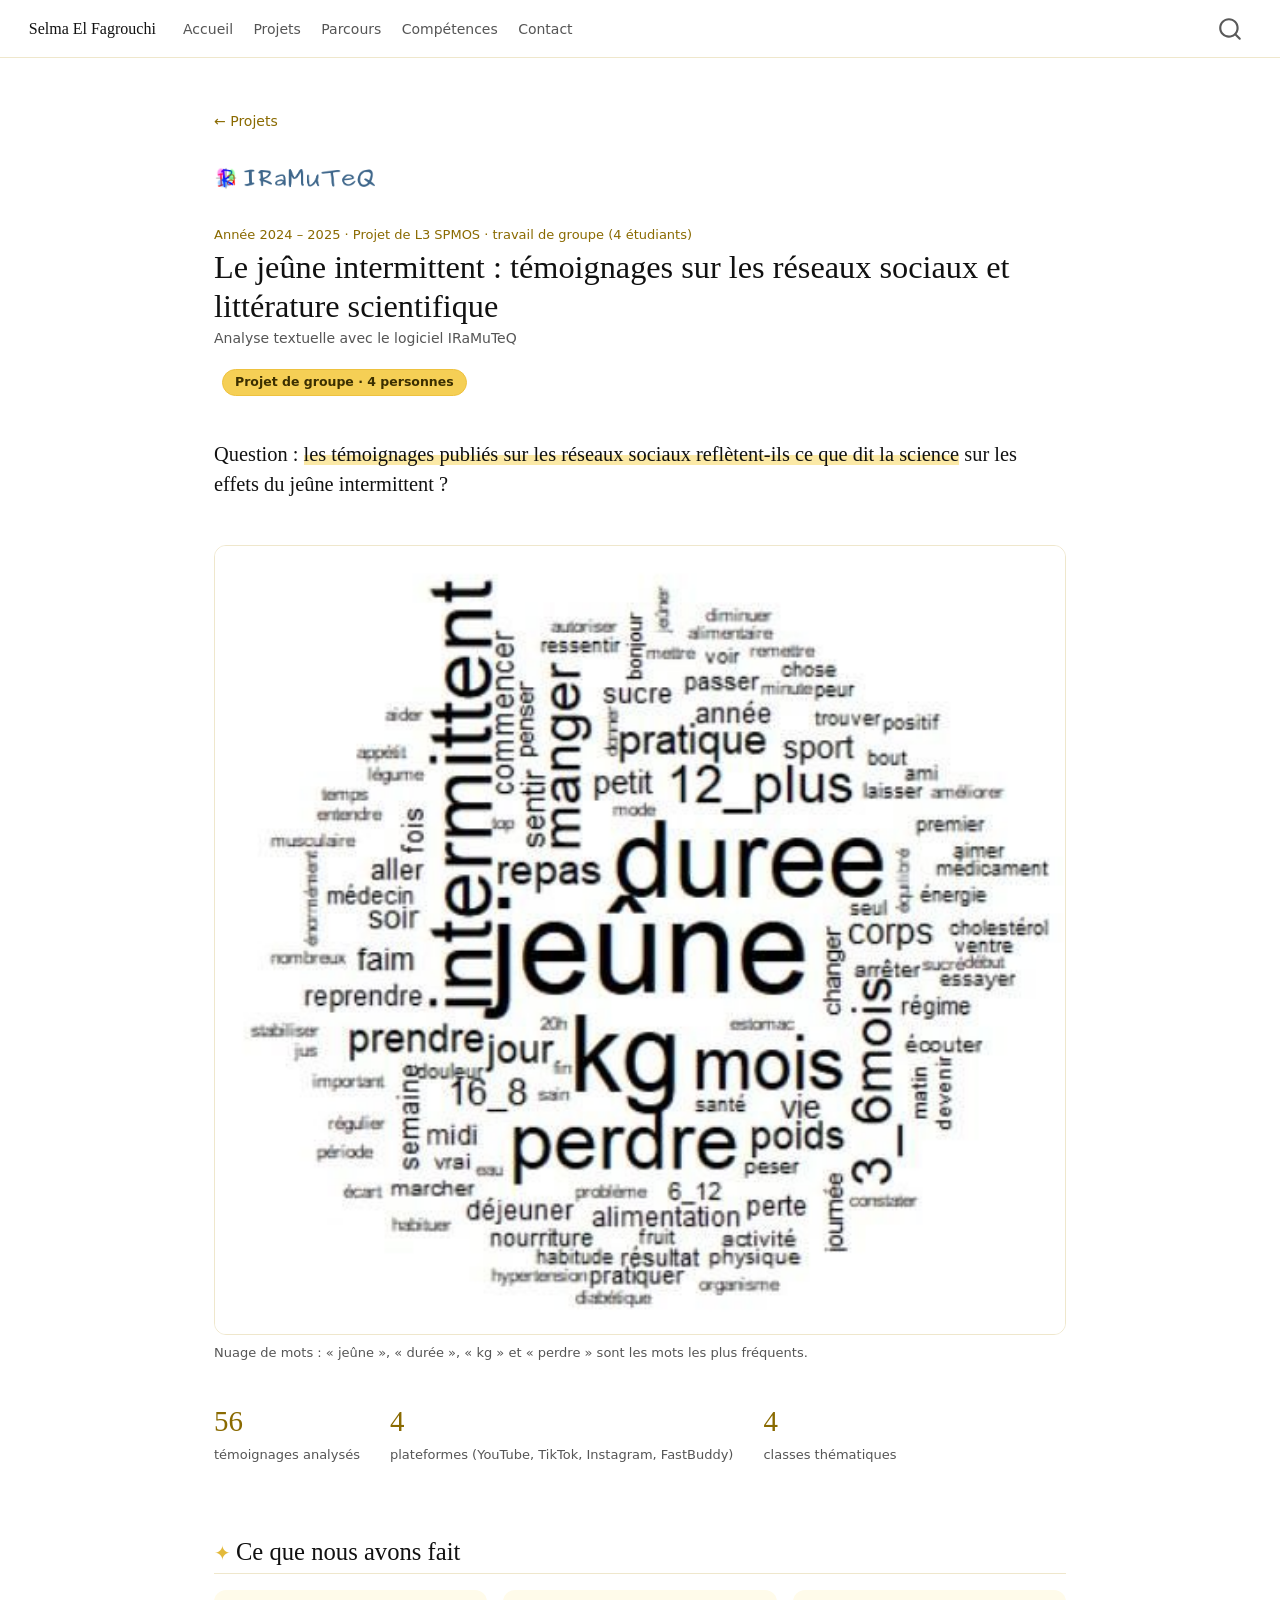
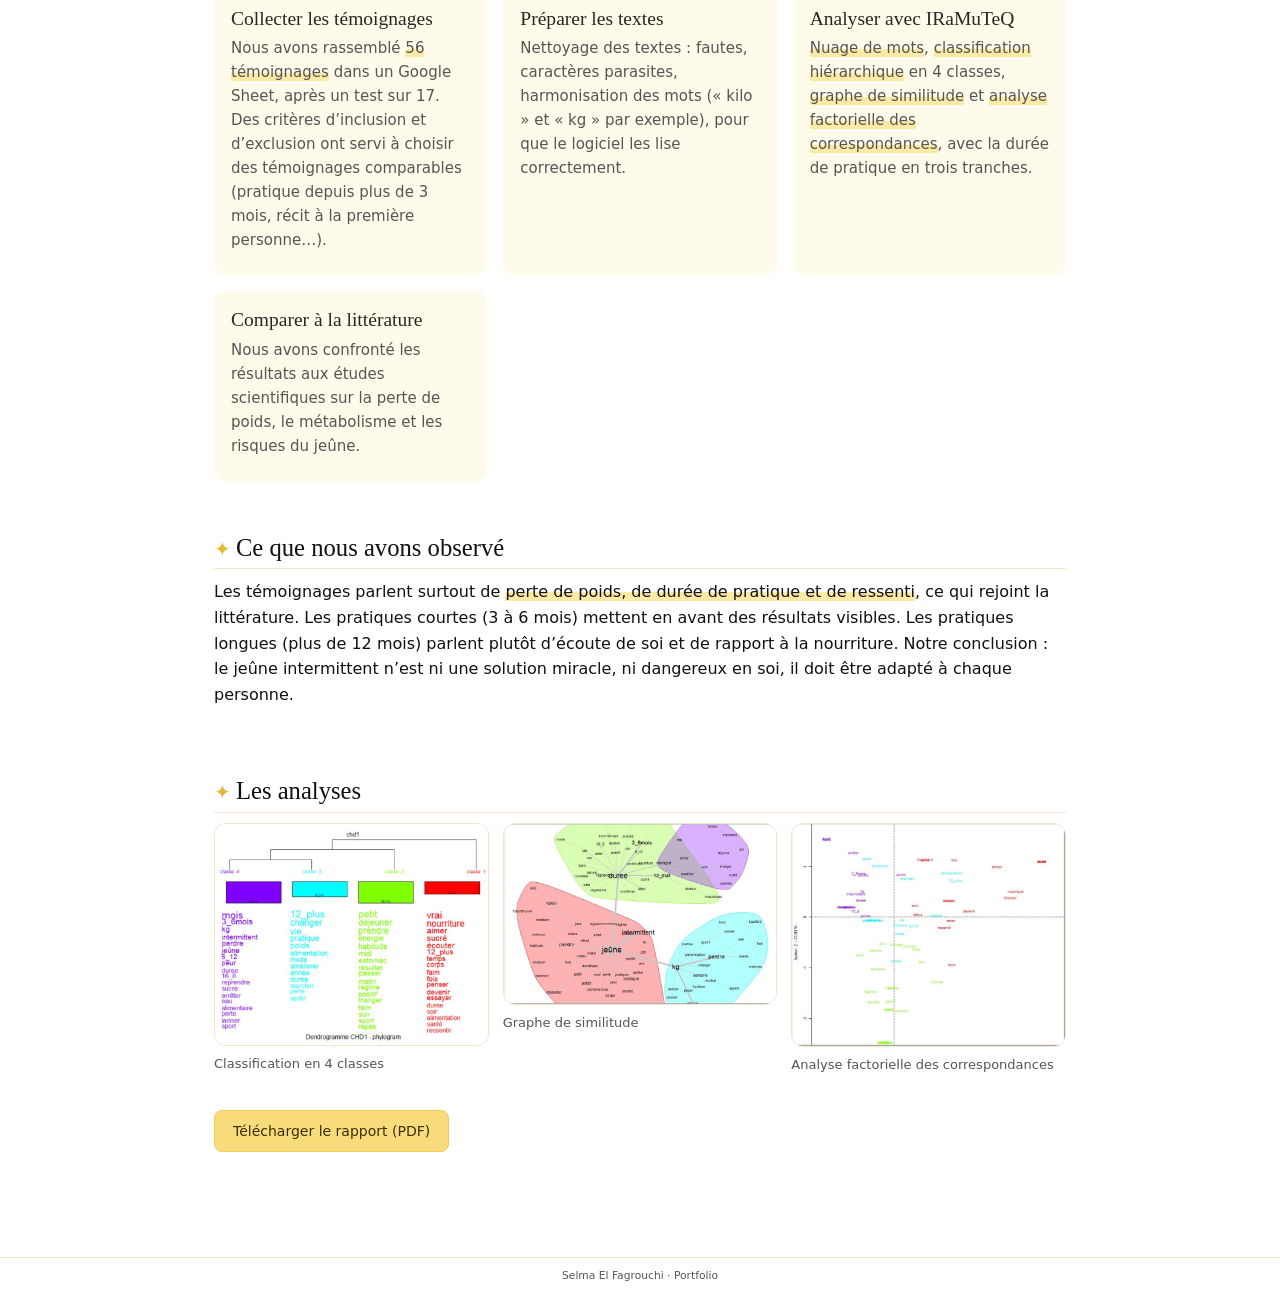
<file: docs/jeune-intermittent.html>
<!DOCTYPE html>
<html xmlns="http://www.w3.org/1999/xhtml" lang="fr" xml:lang="fr"><head>

<meta charset="utf-8">
<meta name="generator" content="quarto-1.11.9">

<meta name="viewport" content="width=device-width, initial-scale=1.0, user-scalable=yes">


<title>Jeûne intermittent – Selma El Fagrouchi</title>
<style>
/* Default styles provided by pandoc.
** See https://pandoc.org/MANUAL.html#variables-for-html for config info.
*/
span.smallcaps{font-variant: small-caps;}
div.columns{display: flex; gap: 1.5em;}
div.column{flex: auto;}
@media screen {
div.columns{gap: min(4vw, 1.5em);}
div.column{overflow-x: auto;}
}
div.hanging-indent{margin-left: 1.5em; text-indent: -1.5em;}
ul.task-list{list-style: none;}
ul.task-list li input[type="checkbox"] {
  width: 0.8em;
  margin: 0 0.8em 0.2em -1em; /* quarto-specific, see https://github.com/quarto-dev/quarto-cli/issues/4556 */ 
  vertical-align: middle;
}
</style>


<script src="site_libs/quarto-nav/quarto-nav.js"></script>
<script src="site_libs/quarto-nav/headroom.min.js"></script>
<script src="site_libs/clipboard/clipboard.min.js"></script>
<script src="site_libs/quarto-search/autocomplete.umd.js"></script>
<script src="site_libs/quarto-search/fuse.min.js"></script>
<script src="site_libs/quarto-search/quarto-search.js"></script>
<meta name="quarto:offset" content="./">
<script src="site_libs/quarto-html/quarto.js" type="module"></script>
<script src="site_libs/quarto-html/tabsets/tabsets.js" type="module"></script>
<script src="site_libs/quarto-html/scrollable-regions/scrollable-regions.js" type="module"></script>
<script src="site_libs/quarto-html/popper.min.js"></script>
<script src="site_libs/quarto-html/tippy.umd.min.js"></script>
<link href="site_libs/quarto-html/tippy.css" rel="stylesheet">
<link href="site_libs/quarto-html/quarto-syntax-highlighting-63b5708e65d6cd79cd7618c58d0c21e7.css" rel="stylesheet" id="quarto-text-highlighting-styles">
<script src="site_libs/bootstrap/bootstrap.min.js"></script>
<link href="site_libs/bootstrap/bootstrap-icons.css" rel="stylesheet">
<link href="site_libs/bootstrap/bootstrap-4cc7621f501ba8626ef157be635fbdf1.min.css" rel="stylesheet" append-hash="true" id="quarto-bootstrap" data-mode="light">
<script id="quarto-search-options" type="application/json">{
  "location": "navbar",
  "copy-button": false,
  "collapse-after": 3,
  "panel-placement": "end",
  "type": "overlay",
  "limit": 50,
  "keyboard-shortcut": [
    "f",
    "/",
    "s"
  ],
  "show-item-context": false,
  "language": {
    "search-no-results-text": "Pas de résultats",
    "search-matching-documents-text": "documents trouvés",
    "search-copy-link-title": "Copier le lien vers la recherche",
    "search-hide-matches-text": "Cacher les correspondances additionnelles",
    "search-more-match-text": "correspondance de plus dans ce document",
    "search-more-matches-text": "correspondances de plus dans ce document",
    "search-clear-button-title": "Effacer",
    "search-text-placeholder": "",
    "search-detached-cancel-button-title": "Annuler",
    "search-submit-button-title": "Envoyer",
    "search-label": "Recherche"
  }
}</script>
<style>html{ scroll-behavior: smooth; }</style>


<link rel="stylesheet" href="styles.css">
</head>

<body class="nav-fixed fullcontent quarto-light"><a id="quarto-skip-link" class="visually-hidden-focusable" href="#quarto-content">Aller au contenu principal</a>

<div id="quarto-search-results"></div>
  <header id="quarto-header" class="headroom fixed-top">
    <nav class="navbar navbar-expand-lg " data-bs-theme="dark" aria-label="Site web">
      <div class="navbar-container container-fluid">
      <div class="navbar-brand-container mx-auto">
    <a class="navbar-brand" href="./index.html">
    <span class="navbar-title">Selma El Fagrouchi</span>
    </a>
  </div>
          <button class="navbar-toggler" type="button" data-bs-toggle="collapse" data-bs-target="#navbarCollapse" aria-controls="navbarCollapse" aria-expanded="false" aria-label="Basculer la navigation" onclick="if (window.quartoToggleHeadroom) { window.quartoToggleHeadroom(); }">
  <span class="navbar-toggler-icon"></span>
</button>
          <div class="collapse navbar-collapse" id="navbarCollapse">
            <ul class="navbar-nav navbar-nav-scroll me-auto">
  <li class="nav-item">
    <a class="nav-link" href="./index.html"> 
<span class="menu-text">Accueil</span></a>
  </li>  
  <li class="nav-item">
    <a class="nav-link" href="./projets.html"> 
<span class="menu-text">Projets</span></a>
  </li>  
  <li class="nav-item">
    <a class="nav-link" href="./parcours.html"> 
<span class="menu-text">Parcours</span></a>
  </li>  
  <li class="nav-item">
    <a class="nav-link" href="./competences.html"> 
<span class="menu-text">Compétences</span></a>
  </li>  
  <li class="nav-item">
    <a class="nav-link" href="./contact.html"> 
<span class="menu-text">Contact</span></a>
  </li>  
</ul>
          </div> <!-- /navcollapse -->
            <div class="quarto-navbar-tools">
</div>
            <div id="quarto-search" class="" title="Recherche"></div>
      </div> <!-- /container-fluid -->
    </nav>
</header>
<!-- content -->
<div id="quarto-content" class="quarto-container page-layout-custom page-navbar" tabindex="-1">
<!-- sidebar -->
<!-- margin-sidebar -->
<!-- main -->

<header id="title-block-header">
<h1 class="title display-7">Jeûne intermittent</h1>

</header>


<p><a href="./projets.html" class="lien">← Projets</a></p>
<div class="entete">
<p><img src="images/logo-iramuteq.png" class="logo img-fluid" alt="Logo IRaMuTeQ" width="170"></p>
<div class="bloc">
<div class="date">
<p>Année 2024 – 2025 · Projet de L3 SPMOS · travail de groupe (4 étudiants)</p>
</div>
<section id="le-jeûne-intermittent-témoignages-sur-les-réseaux-sociaux-et-littérature-scientifique" class="level1">
<h1>Le jeûne intermittent : témoignages sur les réseaux sociaux et littérature scientifique</h1>
<div class="discret">
<p>Analyse textuelle avec le logiciel IRaMuTeQ</p>
</div>
<p><span class="pastille important">Projet de groupe · 4 personnes</span></p>
</section>
</div>
</div>
<div class="intro">
<p>Question : <span class="surligne">les témoignages publiés sur les réseaux sociaux reflètent-ils ce que dit la science</span> sur les effets du jeûne intermittent ?</p>
</div>
<div class="quarto-figure quarto-figure-center">
<figure class="figure">
<p><img src="images/nuage-de-mots.jpg" class="photo img-fluid figure-img" alt="Nuage de mots des témoignages"></p>
<figcaption>Nuage de mots : « jeûne », « durée », « kg » et « perdre » sont les mots les plus fréquents.</figcaption>
</figure>
</div>
<div class="chiffres">
<div class="chiffre">
<p><span class="nombre">56</span> témoignages analysés</p>
</div>
<div class="chiffre">
<p><span class="nombre">4</span> plateformes (YouTube, TikTok, Instagram, FastBuddy)</p>
</div>
<div class="chiffre">
<p><span class="nombre">4</span> classes thématiques</p>
</div>
</div>
<section id="ce-que-nous-avons-fait" class="level2">
<h2 data-anchor-id="ce-que-nous-avons-fait">Ce que nous avons fait</h2>
<div class="grille competences">
<section id="collecter-les-témoignages" class="level3 carte">
<h3 data-anchor-id="collecter-les-témoignages">Collecter les témoignages</h3>
<p>Nous avons rassemblé <span class="surligne">56 témoignages</span> dans un Google Sheet, après un test sur 17. Des critères d’inclusion et d’exclusion ont servi à choisir des témoignages comparables (pratique depuis plus de 3 mois, récit à la première personne…).</p>
</section>
<section id="préparer-les-textes" class="level3 carte">
<h3 data-anchor-id="préparer-les-textes">Préparer les textes</h3>
<p>Nettoyage des textes : fautes, caractères parasites, harmonisation des mots (« kilo » et « kg » par exemple), pour que le logiciel les lise correctement.</p>
</section>
<section id="analyser-avec-iramuteq" class="level3 carte">
<h3 data-anchor-id="analyser-avec-iramuteq">Analyser avec IRaMuTeQ</h3>
<p><span class="surligne">Nuage de mots</span>, <span class="surligne">classification hiérarchique</span> en 4 classes, <span class="surligne">graphe de similitude</span> et <span class="surligne">analyse factorielle des correspondances</span>, avec la durée de pratique en trois tranches.</p>
</section>
<section id="comparer-à-la-littérature" class="level3 carte">
<h3 data-anchor-id="comparer-à-la-littérature">Comparer à la littérature</h3>
<p>Nous avons confronté les résultats aux études scientifiques sur la perte de poids, le métabolisme et les risques du jeûne.</p>
</section>
</div>
</section>
<section id="ce-que-nous-avons-observé" class="level2">
<h2 data-anchor-id="ce-que-nous-avons-observé">Ce que nous avons observé</h2>
<p>Les témoignages parlent surtout de <span class="surligne">perte de poids, de durée de pratique et de ressenti</span>, ce qui rejoint la littérature. Les pratiques courtes (3 à 6 mois) mettent en avant des résultats visibles. Les pratiques longues (plus de 12 mois) parlent plutôt d’écoute de soi et de rapport à la nourriture. Notre conclusion : le jeûne intermittent n’est ni une solution miracle, ni dangereux en soi, il doit être adapté à chaque personne.</p>
</section>
<section id="les-analyses" class="level2">
<h2 data-anchor-id="les-analyses">Les analyses</h2>
<div class="galerie">
<div class="quarto-figure quarto-figure-center">
<figure class="figure">
<p><img src="images/dendrogramme.jpg" class="photo img-fluid figure-img" alt="Dendrogramme"></p>
<figcaption>Classification en 4 classes</figcaption>
</figure>
</div>
<div class="quarto-figure quarto-figure-center">
<figure class="figure">
<p><img src="images/graphe-de-similitude.jpg" class="photo img-fluid figure-img" alt="Graphe de similitude"></p>
<figcaption>Graphe de similitude</figcaption>
</figure>
</div>
<div class="quarto-figure quarto-figure-center">
<figure class="figure">
<p><img src="images/afc-analyse-factorielle.jpg" class="photo img-fluid figure-img" alt="Analyse factorielle des correspondances"></p>
<figcaption>Analyse factorielle des correspondances</figcaption>
</figure>
</div>
</div>
<div class="boutons">
<p><a href="rapports/Rapport_jeune_intermittent.pdf" class="bouton" download="">Télécharger le rapport (PDF)</a></p>
</div>


</section>


<script id="quarto-html-after-body" type="application/javascript">
  window.document.addEventListener("DOMContentLoaded", function (event) {
    const isCodeAnnotation = (el) => {
      for (const clz of el.classList) {
        if (clz.startsWith('code-annotation-')) {                     
          return true;
        }
      }
      return false;
    }
    const onCopySuccess = function(e) {
      // button target
      const button = e.trigger;
      // don't keep focus
      button.blur();
      // flash "checked"
      button.classList.add('code-copy-button-checked');
      var currentTitle = button.getAttribute("title");
      button.setAttribute("title", "Copié");
      let tooltip;
      if (window.bootstrap) {
        button.setAttribute("data-bs-toggle", "tooltip");
        button.setAttribute("data-bs-placement", "left");
        button.setAttribute("data-bs-title", "Copié");
        tooltip = new bootstrap.Tooltip(button, 
          { trigger: "manual", 
            customClass: "code-copy-button-tooltip",
            offset: [0, -8]});
        tooltip.show();    
      }
      setTimeout(function() {
        if (tooltip) {
          tooltip.hide();
          button.removeAttribute("data-bs-title");
          button.removeAttribute("data-bs-toggle");
          button.removeAttribute("data-bs-placement");
        }
        button.setAttribute("title", currentTitle);
        button.classList.remove('code-copy-button-checked');
      }, 1000);
      // clear code selection
      e.clearSelection();
    }
    const getTextToCopy = function(trigger) {
      const outerScaffold = trigger.parentElement.cloneNode(true);
      const codeEl = outerScaffold.querySelector('code');
      for (const childEl of codeEl.children) {
        if (isCodeAnnotation(childEl)) {
          childEl.remove();
        }
      }
      return codeEl.innerText;
    }
    const clipboard = new window.ClipboardJS('.code-copy-button:not([data-in-quarto-modal])', {
      text: getTextToCopy
    });
    clipboard.on('success', onCopySuccess);
    if (window.document.getElementById('quarto-embedded-source-code-modal')) {
      const clipboardModal = new window.ClipboardJS('.code-copy-button[data-in-quarto-modal]', {
        text: getTextToCopy,
        container: window.document.getElementById('quarto-embedded-source-code-modal')
      });
      clipboardModal.on('success', onCopySuccess);
    }
      var localhostRegex = new RegExp(/^(?:http|https):\/\/localhost\:?[0-9]*\//);
      var mailtoRegex = new RegExp(/^mailto:/);
        var filterRegex = new RegExp('/' + window.location.host + '/');
      var isInternal = (href) => {
          return filterRegex.test(href) || localhostRegex.test(href) || mailtoRegex.test(href);
      }
      // Inspect non-navigation links and adorn them if external
      window.quartoDecorateExternalLinks = function (root) {
     var links = (root || window.document).querySelectorAll('a[href]:not(.nav-link):not(.navbar-brand):not(.toc-action):not(.sidebar-link):not(.sidebar-item-toggle):not(.pagination-link):not(.no-external):not([aria-hidden]):not(.dropdown-item):not(.quarto-navigation-tool):not(.about-link)');
      for (var i=0; i<links.length; i++) {
        const link = links[i];
        if (!isInternal(link.href)) {
          // undo the damage that might have been done by quarto-nav.js in the case of
          // links that we want to consider external
          if (link.dataset.originalHref !== undefined) {
            link.href = link.dataset.originalHref;
          }
          if (!link.classList.contains('no-external-icon')) {
          }
        }
      }
      };
      window.quartoDecorateExternalLinks(window.document);
    // Esc closes the popup (WCAG 1.4.13) and focus leaving both trigger and
    // popup closes it (WCAG 2.4.11); tippy handles neither for interactive popups.
    const hideOnEscAndFocusOut = {
      name: 'hideOnEscAndFocusOut',
      defaultValue: true,
      fn(instance) {
        const dismiss = () => {
          // A show scheduled by the trigger delay would otherwise reopen it
          instance.clearDelayTimeouts();
          instance.hide();
        };
        const onKeyDown = (event) => {
          if (event.key !== 'Escape') {
            return;
          }
          // Keep Esc from also reaching page handlers (e.g. reveal.js overview),
          // except an open reveal.js slide menu, which Esc should close too.
          // The menu handles keys only when its keyboard option is on.
          const menuHandlesEsc = window.Reveal?.getPlugin?.('menu')?.isOpen() &&
            window.Reveal.getConfig().menu?.keyboard !== false;
          if (!menuHandlesEsc) {
            event.stopPropagation();
          }
          if (instance.popper.contains(window.document.activeElement)) {
            // Disabled while refocusing so the focus trigger does not reopen it
            instance.disable();
            instance.reference.focus();
            instance.enable();
          }
          dismiss();
        };
        const onFocusOut = (event) => {
          const target = event.relatedTarget;
          if (target && !instance.reference.contains(target) &&
              !instance.popper.contains(target)) {
            dismiss();
          }
        };
        // On the trigger too: a click trigger (code-annotations: select) has no
        // blur handling. Attached for the instance's lifetime so leaving the
        // trigger also cancels a show still pending on the trigger delay.
        instance.reference.addEventListener('focusout', onFocusOut);
        return {
          onShow() {
            window.document.addEventListener('keydown', onKeyDown, true);
            instance.popper.addEventListener('focusout', onFocusOut);
          },
          onHide() {
            window.document.removeEventListener('keydown', onKeyDown, true);
            instance.popper.removeEventListener('focusout', onFocusOut);
          },
          onDestroy() {
            instance.reference.removeEventListener('focusout', onFocusOut);
          },
        };
      },
    };
    function tippyHover(el, contentFn, onTriggerFn, onUntriggerFn) {
      const config = {
        allowHTML: true,
        maxWidth: 500,
        delay: 100,
        arrow: false,
        appendTo: function(el) {
            return el.parentElement;
        },
        interactive: true,
        interactiveBorder: 10,
        theme: 'quarto',
        placement: 'bottom-start',
        plugins: [hideOnEscAndFocusOut],
      };
      if (contentFn) {
        config.content = contentFn;
      }
      if (onTriggerFn) {
        config.onTrigger = onTriggerFn;
      }
      if (onUntriggerFn) {
        config.onUntrigger = onUntriggerFn;
      }
      window.tippy(el, config); 
    }
    const noterefs = window.document.querySelectorAll('a[role="doc-noteref"]');
    for (var i=0; i<noterefs.length; i++) {
      const ref = noterefs[i];
      tippyHover(ref, function() {
        // use id or data attribute instead here
        let href = ref.getAttribute('data-footnote-href') || ref.getAttribute('href');
        try { href = new URL(href).hash; } catch {}
        const id = href.replace(/^#\/?/, "");
        const note = window.document.getElementById(id);
        if (note) {
          return note.innerHTML;
        } else {
          return "";
        }
      });
    }
    const xrefs = window.document.querySelectorAll('a.quarto-xref');
    const processXRef = (id, note) => {
      // Strip column container classes
      const stripColumnClz = (el) => {
        el.classList.remove("page-full", "page-columns");
        if (el.children) {
          for (const child of el.children) {
            stripColumnClz(child);
          }
        }
      }
      stripColumnClz(note)
      if (id === null || id.startsWith('sec-')) {
        // Special case sections, only their first couple elements
        const container = document.createElement("div");
        if (note.children && note.children.length > 2) {
          container.appendChild(note.children[0].cloneNode(true));
          for (let i = 1; i < note.children.length; i++) {
            const child = note.children[i];
            if (child.tagName === "P" && child.innerText === "") {
              continue;
            } else {
              container.appendChild(child.cloneNode(true));
              break;
            }
          }
          if (window.Quarto?.typesetMath) {
            window.Quarto.typesetMath(container);
          }
          return container.innerHTML
        } else {
          if (window.Quarto?.typesetMath) {
            window.Quarto.typesetMath(note);
          }
          return note.innerHTML;
        }
      } else {
        // Remove any anchor links if they are present
        const anchorLink = note.querySelector('a.anchorjs-link');
        if (anchorLink) {
          anchorLink.remove();
        }
        if (window.Quarto?.typesetMath) {
          window.Quarto.typesetMath(note);
        }
        if (note.classList.contains("callout")) {
          return note.outerHTML;
        } else {
          return note.innerHTML;
        }
      }
    }
    for (var i=0; i<xrefs.length; i++) {
      const xref = xrefs[i];
      tippyHover(xref, undefined, function(instance) {
        instance.disable();
        let url = xref.getAttribute('href');
        let hash = undefined; 
        if (url.startsWith('#')) {
          hash = url;
        } else {
          try { hash = new URL(url).hash; } catch {}
        }
        if (hash) {
          const id = hash.replace(/^#\/?/, "");
          const note = window.document.getElementById(id);
          if (note !== null) {
            try {
              const html = processXRef(id, note.cloneNode(true));
              instance.setContent(html);
            } finally {
              instance.enable();
              instance.show();
            }
          } else {
            // See if we can fetch this
            fetch(url.split('#')[0])
            .then(res => res.text())
            .then(html => {
              const parser = new DOMParser();
              const htmlDoc = parser.parseFromString(html, "text/html");
              const note = htmlDoc.getElementById(id);
              if (note !== null) {
                const html = processXRef(id, note);
                instance.setContent(html);
              } 
            }).finally(() => {
              instance.enable();
              instance.show();
            });
          }
        } else {
          // See if we can fetch a full url (with no hash to target)
          // This is a special case and we should probably do some content thinning / targeting
          fetch(url)
          .then(res => res.text())
          .then(html => {
            const parser = new DOMParser();
            const htmlDoc = parser.parseFromString(html, "text/html");
            const note = htmlDoc.querySelector('main.content');
            if (note !== null) {
              // This should only happen for chapter cross references
              // (since there is no id in the URL)
              // remove the first header
              if (note.children.length > 0 && note.children[0].tagName === "HEADER") {
                note.children[0].remove();
              }
              const html = processXRef(null, note);
              instance.setContent(html);
            } 
          }).finally(() => {
            instance.enable();
            instance.show();
          });
        }
      }, function(instance) {
      });
    }
        let selectedAnnoteEl;
        const selectorForAnnotation = ( cell, annotation) => {
          let cellAttr = 'data-code-cell="' + cell + '"';
          let lineAttr = 'data-code-annotation="' +  annotation + '"';
          const selector = 'span[' + cellAttr + '][' + lineAttr + ']';
          return selector;
        }
        const selectCodeLines = (annoteEl) => {
          const doc = window.document;
          const targetCell = annoteEl.getAttribute("data-target-cell");
          const targetAnnotation = annoteEl.getAttribute("data-target-annotation");
          const annoteSpan = window.document.querySelector(selectorForAnnotation(targetCell, targetAnnotation));
          const lines = annoteSpan.getAttribute("data-code-lines").split(",");
          const lineIds = lines.map((line) => {
            return targetCell + "-" + line;
          })
          // Each band is positioned against its own containing block, which is
          // not the offsetParent of the lines, so place it from client rects.
          const placeBand = (band, firstEl, lastEl, codeBlock) => {
            const container = band.offsetParent;
            if (container === null) {
              return;
            }
            const containerRect = container.getBoundingClientRect();
            // Reveal.js scales slides with a transform, so convert client
            // pixels back to the CSS pixels of the container.
            const scale = containerRect.height / container.offsetHeight || 1;
            const firstRect = firstEl.getBoundingClientRect();
            const lastRect = lastEl.getBoundingClientRect();
            const top = (firstRect.top - containerRect.top) / scale - container.clientTop + container.scrollTop;
            const height = (lastRect.bottom - firstRect.top) / scale;
            band.style.top = top - 2 + "px";
            band.style.height = height + 4 + "px";
            if (codeBlock) {
              // Without the copy button wrapper, the containing block is wider
              // than the code block, so span the code block explicitly.
              const blockRect = codeBlock.getBoundingClientRect();
              band.style.left = (blockRect.left - containerRect.left) / scale - container.clientLeft + container.scrollLeft + "px";
              band.style.width = blockRect.width / scale + "px";
            }
          };
          if (lineIds.length > 0) {
            const el = window.document.getElementById(lineIds[0]);
            const lastEl = window.document.getElementById(lineIds[lineIds.length - 1]);
            const parent = el.parentElement.parentElement;
            // cook up a div (if necessary) and position it
            let div = window.document.getElementById("code-annotation-line-highlight");
            if (div === null) {
              div = window.document.createElement("div");
              div.setAttribute("id", "code-annotation-line-highlight");
              div.style.position = 'absolute';
              parent.appendChild(div);
            }
            placeBand(div, el, lastEl, parent.closest("div.sourceCode") || parent);
            let gutterDiv = window.document.getElementById("code-annotation-line-highlight-gutter");
            if (gutterDiv === null) {
              gutterDiv = window.document.createElement("div");
              gutterDiv.setAttribute("id", "code-annotation-line-highlight-gutter");
              gutterDiv.style.position = 'absolute';
              const codeCell = window.document.getElementById(targetCell);
              const gutter = codeCell.querySelector('.code-annotation-gutter');
              gutter.appendChild(gutterDiv);
            }
            placeBand(gutterDiv, el, lastEl);
            selectedAnnoteEl = annoteEl;
          }
        };
        const unselectCodeLines = () => {
          const elementsIds = ["code-annotation-line-highlight", "code-annotation-line-highlight-gutter"];
          elementsIds.forEach((elId) => {
            const div = window.document.getElementById(elId);
            if (div) {
              div.remove();
            }
          });
          selectedAnnoteEl = undefined;
        };
          // Handle positioning of the toggle
      window.addEventListener(
        "resize",
        throttle(() => {
          elRect = undefined;
          if (selectedAnnoteEl) {
            selectCodeLines(selectedAnnoteEl);
          }
        }, 10)
      );
      function throttle(fn, ms) {
      let throttle = false;
      let timer;
        return (...args) => {
          if(!throttle) { // first call gets through
              fn.apply(this, args);
              throttle = true;
          } else { // all the others get throttled
              if(timer) clearTimeout(timer); // cancel #2
              timer = setTimeout(() => {
                fn.apply(this, args);
                timer = throttle = false;
              }, ms);
          }
        };
      }
        // Attach click handler to the DT
        const annoteDls = window.document.querySelectorAll('dt[data-target-cell]');
        for (const annoteDlNode of annoteDls) {
          annoteDlNode.addEventListener('click', (event) => {
            const clickedEl = event.target;
            if (clickedEl !== selectedAnnoteEl) {
              unselectCodeLines();
              const activeEl = window.document.querySelector('dt[data-target-cell].code-annotation-active');
              if (activeEl) {
                activeEl.classList.remove('code-annotation-active');
              }
              selectCodeLines(clickedEl);
              clickedEl.classList.add('code-annotation-active');
            } else {
              // Unselect the line
              unselectCodeLines();
              clickedEl.classList.remove('code-annotation-active');
            }
          });
        }
    const findCites = (el) => {
      const parentEl = el.parentElement;
      if (parentEl) {
        const cites = parentEl.dataset.cites;
        if (cites) {
          return {
            el,
            cites: cites.split(' ')
          };
        } else {
          return findCites(el.parentElement)
        }
      } else {
        return undefined;
      }
    };
    var bibliorefs = window.document.querySelectorAll('a[role="doc-biblioref"]');
    for (var i=0; i<bibliorefs.length; i++) {
      const ref = bibliorefs[i];
      const citeInfo = findCites(ref);
      if (citeInfo) {
        tippyHover(citeInfo.el, function() {
          var popup = window.document.createElement('div');
          citeInfo.cites.forEach(function(cite) {
            var citeDiv = window.document.createElement('div');
            citeDiv.classList.add('hanging-indent');
            citeDiv.classList.add('csl-entry');
            var biblioDiv = window.document.getElementById('ref-' + cite);
            if (biblioDiv) {
              citeDiv.innerHTML = biblioDiv.innerHTML;
            }
            popup.appendChild(citeDiv);
          });
          return popup.innerHTML;
        });
      }
    }
  });
  </script>
  <script type="application/javascript">
  window.quartoScrollableRegionsLabels = {"code":"Code défilable","output":"Sortie défilable"};
  </script>
</div> <!-- /content -->
<footer class="footer">
  <div class="nav-footer">
    <div class="nav-footer-left">
      &nbsp;
    </div>   
    <div class="nav-footer-center">
<p>Selma El Fagrouchi · Portfolio</p>
</div>
    <div class="nav-footer-right">
      &nbsp;
    </div>
  </div>
</footer>




<script src="site_libs/quarto-html/zenscroll-min.js"></script>
</body></html>
</file>
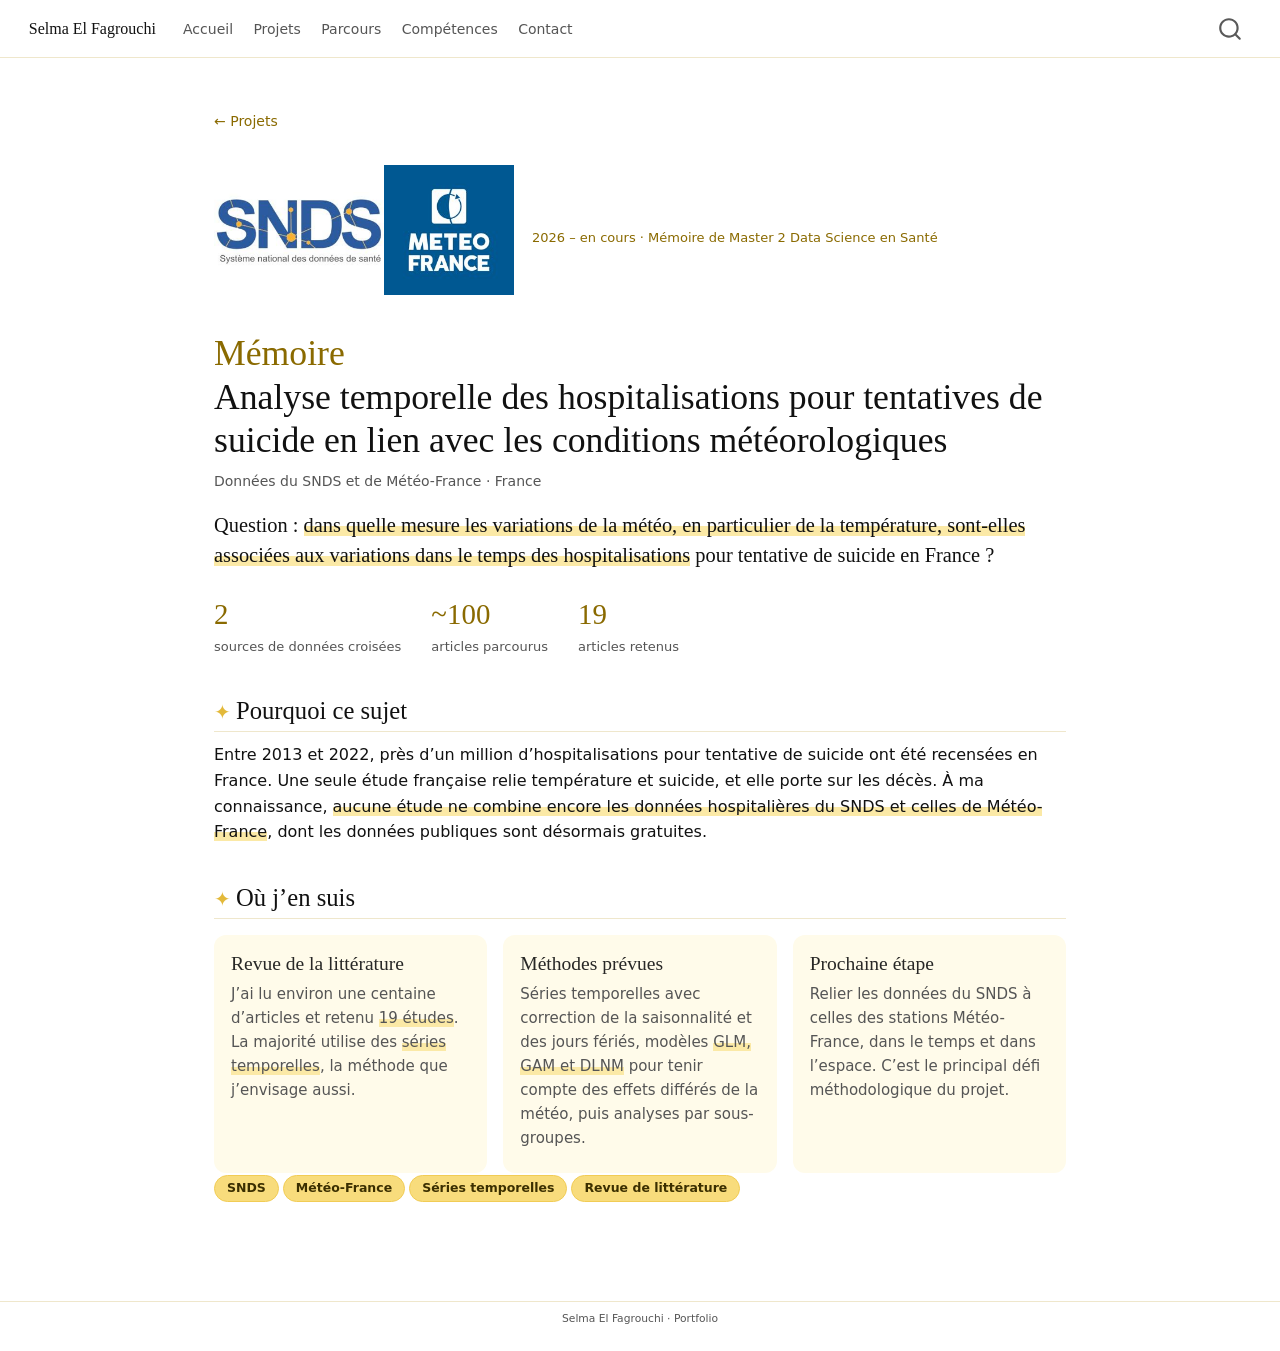
<file: docs/memoire.html>
<!DOCTYPE html>
<html xmlns="http://www.w3.org/1999/xhtml" lang="fr" xml:lang="fr"><head>

<meta charset="utf-8">
<meta name="generator" content="quarto-1.11.9">

<meta name="viewport" content="width=device-width, initial-scale=1.0, user-scalable=yes">


<title>Mémoire de Master – Selma El Fagrouchi</title>
<style>
/* Default styles provided by pandoc.
** See https://pandoc.org/MANUAL.html#variables-for-html for config info.
*/
span.smallcaps{font-variant: small-caps;}
div.columns{display: flex; gap: 1.5em;}
div.column{flex: auto;}
@media screen {
div.columns{gap: min(4vw, 1.5em);}
div.column{overflow-x: auto;}
}
div.hanging-indent{margin-left: 1.5em; text-indent: -1.5em;}
ul.task-list{list-style: none;}
ul.task-list li input[type="checkbox"] {
  width: 0.8em;
  margin: 0 0.8em 0.2em -1em; /* quarto-specific, see https://github.com/quarto-dev/quarto-cli/issues/4556 */ 
  vertical-align: middle;
}
</style>


<script src="site_libs/quarto-nav/quarto-nav.js"></script>
<script src="site_libs/quarto-nav/headroom.min.js"></script>
<script src="site_libs/clipboard/clipboard.min.js"></script>
<script src="site_libs/quarto-search/autocomplete.umd.js"></script>
<script src="site_libs/quarto-search/fuse.min.js"></script>
<script src="site_libs/quarto-search/quarto-search.js"></script>
<meta name="quarto:offset" content="./">
<script src="site_libs/quarto-html/quarto.js" type="module"></script>
<script src="site_libs/quarto-html/tabsets/tabsets.js" type="module"></script>
<script src="site_libs/quarto-html/scrollable-regions/scrollable-regions.js" type="module"></script>
<script src="site_libs/quarto-html/popper.min.js"></script>
<script src="site_libs/quarto-html/tippy.umd.min.js"></script>
<link href="site_libs/quarto-html/tippy.css" rel="stylesheet">
<link href="site_libs/quarto-html/quarto-syntax-highlighting-63b5708e65d6cd79cd7618c58d0c21e7.css" rel="stylesheet" id="quarto-text-highlighting-styles">
<script src="site_libs/bootstrap/bootstrap.min.js"></script>
<link href="site_libs/bootstrap/bootstrap-icons.css" rel="stylesheet">
<link href="site_libs/bootstrap/bootstrap-4cc7621f501ba8626ef157be635fbdf1.min.css" rel="stylesheet" append-hash="true" id="quarto-bootstrap" data-mode="light">
<script id="quarto-search-options" type="application/json">{
  "location": "navbar",
  "copy-button": false,
  "collapse-after": 3,
  "panel-placement": "end",
  "type": "overlay",
  "limit": 50,
  "keyboard-shortcut": [
    "f",
    "/",
    "s"
  ],
  "show-item-context": false,
  "language": {
    "search-no-results-text": "Pas de résultats",
    "search-matching-documents-text": "documents trouvés",
    "search-copy-link-title": "Copier le lien vers la recherche",
    "search-hide-matches-text": "Cacher les correspondances additionnelles",
    "search-more-match-text": "correspondance de plus dans ce document",
    "search-more-matches-text": "correspondances de plus dans ce document",
    "search-clear-button-title": "Effacer",
    "search-text-placeholder": "",
    "search-detached-cancel-button-title": "Annuler",
    "search-submit-button-title": "Envoyer",
    "search-label": "Recherche"
  }
}</script>
<style>html{ scroll-behavior: smooth; }</style>


<link rel="stylesheet" href="styles.css">
</head>

<body class="nav-fixed fullcontent quarto-light"><a id="quarto-skip-link" class="visually-hidden-focusable" href="#quarto-content">Aller au contenu principal</a>

<div id="quarto-search-results"></div>
  <header id="quarto-header" class="headroom fixed-top">
    <nav class="navbar navbar-expand-lg " data-bs-theme="dark" aria-label="Site web">
      <div class="navbar-container container-fluid">
      <div class="navbar-brand-container mx-auto">
    <a class="navbar-brand" href="./index.html">
    <span class="navbar-title">Selma El Fagrouchi</span>
    </a>
  </div>
          <button class="navbar-toggler" type="button" data-bs-toggle="collapse" data-bs-target="#navbarCollapse" aria-controls="navbarCollapse" aria-expanded="false" aria-label="Basculer la navigation" onclick="if (window.quartoToggleHeadroom) { window.quartoToggleHeadroom(); }">
  <span class="navbar-toggler-icon"></span>
</button>
          <div class="collapse navbar-collapse" id="navbarCollapse">
            <ul class="navbar-nav navbar-nav-scroll me-auto">
  <li class="nav-item">
    <a class="nav-link" href="./index.html"> 
<span class="menu-text">Accueil</span></a>
  </li>  
  <li class="nav-item">
    <a class="nav-link" href="./projets.html"> 
<span class="menu-text">Projets</span></a>
  </li>  
  <li class="nav-item">
    <a class="nav-link" href="./parcours.html"> 
<span class="menu-text">Parcours</span></a>
  </li>  
  <li class="nav-item">
    <a class="nav-link" href="./competences.html"> 
<span class="menu-text">Compétences</span></a>
  </li>  
  <li class="nav-item">
    <a class="nav-link" href="./contact.html"> 
<span class="menu-text">Contact</span></a>
  </li>  
</ul>
          </div> <!-- /navcollapse -->
            <div class="quarto-navbar-tools">
</div>
            <div id="quarto-search" class="" title="Recherche"></div>
      </div> <!-- /container-fluid -->
    </nav>
</header>
<!-- content -->
<div id="quarto-content" class="quarto-container page-layout-custom page-navbar" tabindex="-1">
<!-- sidebar -->
<!-- margin-sidebar -->
<!-- main -->

<header id="title-block-header">
<h1 class="title display-7">Mémoire de Master</h1>

</header>


<p><a href="./projets.html" class="lien">← Projets</a></p>
<div class="entete">
<p><img src="images/logo-snds.png" class="logo img-fluid" alt="Logo SNDS" width="150"><img src="images/logo-meteo-france.jpg" class="logo img-fluid" alt="Logo Météo-France" width="84"></p>
<div class="bloc">
<div class="date">
<p>2026 – en cours · Mémoire de Master 2 Data Science en Santé</p>
</div>
</div>
</div>
<section id="mémoireanalyse-temporelle-des-hospitalisations-pour-tentatives-de-suicide-en-lien-avec-les-conditions-météorologiques" class="level1">
<h1><span class="memoire-gros">Mémoire</span>Analyse temporelle des hospitalisations pour tentatives de suicide en lien avec les conditions météorologiques</h1>
<div class="discret">
<p>Données du SNDS et de Météo-France · France</p>
</div>
<div class="intro">
<p>Question : <span class="surligne">dans quelle mesure les variations de la météo, en particulier de la température, sont-elles associées aux variations dans le temps des hospitalisations</span> pour tentative de suicide en France ?</p>
</div>
<div class="chiffres">
<div class="chiffre">
<p><span class="nombre">2</span> sources de données croisées</p>
</div>
<div class="chiffre">
<p><span class="nombre">~100</span> articles parcourus</p>
</div>
<div class="chiffre">
<p><span class="nombre">19</span> articles retenus</p>
</div>
</div>
<section id="pourquoi-ce-sujet" class="level2">
<h2 data-anchor-id="pourquoi-ce-sujet">Pourquoi ce sujet</h2>
<p>Entre 2013 et 2022, près d’un million d’hospitalisations pour tentative de suicide ont été recensées en France. Une seule étude française relie température et suicide, et elle porte sur les décès. À ma connaissance, <span class="surligne">aucune étude ne combine encore les données hospitalières du SNDS et celles de Météo-France</span>, dont les données publiques sont désormais gratuites.</p>
</section>
<section id="où-jen-suis" class="level2">
<h2 data-anchor-id="où-jen-suis">Où j’en suis</h2>
<div class="grille competences">
<section id="revue-de-la-littérature" class="level3 carte">
<h3 data-anchor-id="revue-de-la-littérature">Revue de la littérature</h3>
<p>J’ai lu environ une centaine d’articles et retenu <span class="surligne">19 études</span>. La majorité utilise des <span class="surligne">séries temporelles</span>, la méthode que j’envisage aussi.</p>
</section>
<section id="méthodes-prévues" class="level3 carte">
<h3 data-anchor-id="méthodes-prévues">Méthodes prévues</h3>
<p>Séries temporelles avec correction de la saisonnalité et des jours fériés, modèles <span class="surligne">GLM, GAM et DLNM</span> pour tenir compte des effets différés de la météo, puis analyses par sous-groupes.</p>
</section>
<section id="prochaine-étape" class="level3 carte">
<h3 data-anchor-id="prochaine-étape">Prochaine étape</h3>
<p>Relier les données du SNDS à celles des stations Météo-France, dans le temps et dans l’espace. C’est le principal défi méthodologique du projet.</p>
</section>
</div>
<p><span class="pastille">SNDS</span><span class="pastille">Météo-France</span><span class="pastille">Séries temporelles</span><span class="pastille">Revue de littérature</span></p>


</section>
</section>


<script id="quarto-html-after-body" type="application/javascript">
  window.document.addEventListener("DOMContentLoaded", function (event) {
    const isCodeAnnotation = (el) => {
      for (const clz of el.classList) {
        if (clz.startsWith('code-annotation-')) {                     
          return true;
        }
      }
      return false;
    }
    const onCopySuccess = function(e) {
      // button target
      const button = e.trigger;
      // don't keep focus
      button.blur();
      // flash "checked"
      button.classList.add('code-copy-button-checked');
      var currentTitle = button.getAttribute("title");
      button.setAttribute("title", "Copié");
      let tooltip;
      if (window.bootstrap) {
        button.setAttribute("data-bs-toggle", "tooltip");
        button.setAttribute("data-bs-placement", "left");
        button.setAttribute("data-bs-title", "Copié");
        tooltip = new bootstrap.Tooltip(button, 
          { trigger: "manual", 
            customClass: "code-copy-button-tooltip",
            offset: [0, -8]});
        tooltip.show();    
      }
      setTimeout(function() {
        if (tooltip) {
          tooltip.hide();
          button.removeAttribute("data-bs-title");
          button.removeAttribute("data-bs-toggle");
          button.removeAttribute("data-bs-placement");
        }
        button.setAttribute("title", currentTitle);
        button.classList.remove('code-copy-button-checked');
      }, 1000);
      // clear code selection
      e.clearSelection();
    }
    const getTextToCopy = function(trigger) {
      const outerScaffold = trigger.parentElement.cloneNode(true);
      const codeEl = outerScaffold.querySelector('code');
      for (const childEl of codeEl.children) {
        if (isCodeAnnotation(childEl)) {
          childEl.remove();
        }
      }
      return codeEl.innerText;
    }
    const clipboard = new window.ClipboardJS('.code-copy-button:not([data-in-quarto-modal])', {
      text: getTextToCopy
    });
    clipboard.on('success', onCopySuccess);
    if (window.document.getElementById('quarto-embedded-source-code-modal')) {
      const clipboardModal = new window.ClipboardJS('.code-copy-button[data-in-quarto-modal]', {
        text: getTextToCopy,
        container: window.document.getElementById('quarto-embedded-source-code-modal')
      });
      clipboardModal.on('success', onCopySuccess);
    }
      var localhostRegex = new RegExp(/^(?:http|https):\/\/localhost\:?[0-9]*\//);
      var mailtoRegex = new RegExp(/^mailto:/);
        var filterRegex = new RegExp('/' + window.location.host + '/');
      var isInternal = (href) => {
          return filterRegex.test(href) || localhostRegex.test(href) || mailtoRegex.test(href);
      }
      // Inspect non-navigation links and adorn them if external
      window.quartoDecorateExternalLinks = function (root) {
     var links = (root || window.document).querySelectorAll('a[href]:not(.nav-link):not(.navbar-brand):not(.toc-action):not(.sidebar-link):not(.sidebar-item-toggle):not(.pagination-link):not(.no-external):not([aria-hidden]):not(.dropdown-item):not(.quarto-navigation-tool):not(.about-link)');
      for (var i=0; i<links.length; i++) {
        const link = links[i];
        if (!isInternal(link.href)) {
          // undo the damage that might have been done by quarto-nav.js in the case of
          // links that we want to consider external
          if (link.dataset.originalHref !== undefined) {
            link.href = link.dataset.originalHref;
          }
          if (!link.classList.contains('no-external-icon')) {
          }
        }
      }
      };
      window.quartoDecorateExternalLinks(window.document);
    // Esc closes the popup (WCAG 1.4.13) and focus leaving both trigger and
    // popup closes it (WCAG 2.4.11); tippy handles neither for interactive popups.
    const hideOnEscAndFocusOut = {
      name: 'hideOnEscAndFocusOut',
      defaultValue: true,
      fn(instance) {
        const dismiss = () => {
          // A show scheduled by the trigger delay would otherwise reopen it
          instance.clearDelayTimeouts();
          instance.hide();
        };
        const onKeyDown = (event) => {
          if (event.key !== 'Escape') {
            return;
          }
          // Keep Esc from also reaching page handlers (e.g. reveal.js overview),
          // except an open reveal.js slide menu, which Esc should close too.
          // The menu handles keys only when its keyboard option is on.
          const menuHandlesEsc = window.Reveal?.getPlugin?.('menu')?.isOpen() &&
            window.Reveal.getConfig().menu?.keyboard !== false;
          if (!menuHandlesEsc) {
            event.stopPropagation();
          }
          if (instance.popper.contains(window.document.activeElement)) {
            // Disabled while refocusing so the focus trigger does not reopen it
            instance.disable();
            instance.reference.focus();
            instance.enable();
          }
          dismiss();
        };
        const onFocusOut = (event) => {
          const target = event.relatedTarget;
          if (target && !instance.reference.contains(target) &&
              !instance.popper.contains(target)) {
            dismiss();
          }
        };
        // On the trigger too: a click trigger (code-annotations: select) has no
        // blur handling. Attached for the instance's lifetime so leaving the
        // trigger also cancels a show still pending on the trigger delay.
        instance.reference.addEventListener('focusout', onFocusOut);
        return {
          onShow() {
            window.document.addEventListener('keydown', onKeyDown, true);
            instance.popper.addEventListener('focusout', onFocusOut);
          },
          onHide() {
            window.document.removeEventListener('keydown', onKeyDown, true);
            instance.popper.removeEventListener('focusout', onFocusOut);
          },
          onDestroy() {
            instance.reference.removeEventListener('focusout', onFocusOut);
          },
        };
      },
    };
    function tippyHover(el, contentFn, onTriggerFn, onUntriggerFn) {
      const config = {
        allowHTML: true,
        maxWidth: 500,
        delay: 100,
        arrow: false,
        appendTo: function(el) {
            return el.parentElement;
        },
        interactive: true,
        interactiveBorder: 10,
        theme: 'quarto',
        placement: 'bottom-start',
        plugins: [hideOnEscAndFocusOut],
      };
      if (contentFn) {
        config.content = contentFn;
      }
      if (onTriggerFn) {
        config.onTrigger = onTriggerFn;
      }
      if (onUntriggerFn) {
        config.onUntrigger = onUntriggerFn;
      }
      window.tippy(el, config); 
    }
    const noterefs = window.document.querySelectorAll('a[role="doc-noteref"]');
    for (var i=0; i<noterefs.length; i++) {
      const ref = noterefs[i];
      tippyHover(ref, function() {
        // use id or data attribute instead here
        let href = ref.getAttribute('data-footnote-href') || ref.getAttribute('href');
        try { href = new URL(href).hash; } catch {}
        const id = href.replace(/^#\/?/, "");
        const note = window.document.getElementById(id);
        if (note) {
          return note.innerHTML;
        } else {
          return "";
        }
      });
    }
    const xrefs = window.document.querySelectorAll('a.quarto-xref');
    const processXRef = (id, note) => {
      // Strip column container classes
      const stripColumnClz = (el) => {
        el.classList.remove("page-full", "page-columns");
        if (el.children) {
          for (const child of el.children) {
            stripColumnClz(child);
          }
        }
      }
      stripColumnClz(note)
      if (id === null || id.startsWith('sec-')) {
        // Special case sections, only their first couple elements
        const container = document.createElement("div");
        if (note.children && note.children.length > 2) {
          container.appendChild(note.children[0].cloneNode(true));
          for (let i = 1; i < note.children.length; i++) {
            const child = note.children[i];
            if (child.tagName === "P" && child.innerText === "") {
              continue;
            } else {
              container.appendChild(child.cloneNode(true));
              break;
            }
          }
          if (window.Quarto?.typesetMath) {
            window.Quarto.typesetMath(container);
          }
          return container.innerHTML
        } else {
          if (window.Quarto?.typesetMath) {
            window.Quarto.typesetMath(note);
          }
          return note.innerHTML;
        }
      } else {
        // Remove any anchor links if they are present
        const anchorLink = note.querySelector('a.anchorjs-link');
        if (anchorLink) {
          anchorLink.remove();
        }
        if (window.Quarto?.typesetMath) {
          window.Quarto.typesetMath(note);
        }
        if (note.classList.contains("callout")) {
          return note.outerHTML;
        } else {
          return note.innerHTML;
        }
      }
    }
    for (var i=0; i<xrefs.length; i++) {
      const xref = xrefs[i];
      tippyHover(xref, undefined, function(instance) {
        instance.disable();
        let url = xref.getAttribute('href');
        let hash = undefined; 
        if (url.startsWith('#')) {
          hash = url;
        } else {
          try { hash = new URL(url).hash; } catch {}
        }
        if (hash) {
          const id = hash.replace(/^#\/?/, "");
          const note = window.document.getElementById(id);
          if (note !== null) {
            try {
              const html = processXRef(id, note.cloneNode(true));
              instance.setContent(html);
            } finally {
              instance.enable();
              instance.show();
            }
          } else {
            // See if we can fetch this
            fetch(url.split('#')[0])
            .then(res => res.text())
            .then(html => {
              const parser = new DOMParser();
              const htmlDoc = parser.parseFromString(html, "text/html");
              const note = htmlDoc.getElementById(id);
              if (note !== null) {
                const html = processXRef(id, note);
                instance.setContent(html);
              } 
            }).finally(() => {
              instance.enable();
              instance.show();
            });
          }
        } else {
          // See if we can fetch a full url (with no hash to target)
          // This is a special case and we should probably do some content thinning / targeting
          fetch(url)
          .then(res => res.text())
          .then(html => {
            const parser = new DOMParser();
            const htmlDoc = parser.parseFromString(html, "text/html");
            const note = htmlDoc.querySelector('main.content');
            if (note !== null) {
              // This should only happen for chapter cross references
              // (since there is no id in the URL)
              // remove the first header
              if (note.children.length > 0 && note.children[0].tagName === "HEADER") {
                note.children[0].remove();
              }
              const html = processXRef(null, note);
              instance.setContent(html);
            } 
          }).finally(() => {
            instance.enable();
            instance.show();
          });
        }
      }, function(instance) {
      });
    }
        let selectedAnnoteEl;
        const selectorForAnnotation = ( cell, annotation) => {
          let cellAttr = 'data-code-cell="' + cell + '"';
          let lineAttr = 'data-code-annotation="' +  annotation + '"';
          const selector = 'span[' + cellAttr + '][' + lineAttr + ']';
          return selector;
        }
        const selectCodeLines = (annoteEl) => {
          const doc = window.document;
          const targetCell = annoteEl.getAttribute("data-target-cell");
          const targetAnnotation = annoteEl.getAttribute("data-target-annotation");
          const annoteSpan = window.document.querySelector(selectorForAnnotation(targetCell, targetAnnotation));
          const lines = annoteSpan.getAttribute("data-code-lines").split(",");
          const lineIds = lines.map((line) => {
            return targetCell + "-" + line;
          })
          // Each band is positioned against its own containing block, which is
          // not the offsetParent of the lines, so place it from client rects.
          const placeBand = (band, firstEl, lastEl, codeBlock) => {
            const container = band.offsetParent;
            if (container === null) {
              return;
            }
            const containerRect = container.getBoundingClientRect();
            // Reveal.js scales slides with a transform, so convert client
            // pixels back to the CSS pixels of the container.
            const scale = containerRect.height / container.offsetHeight || 1;
            const firstRect = firstEl.getBoundingClientRect();
            const lastRect = lastEl.getBoundingClientRect();
            const top = (firstRect.top - containerRect.top) / scale - container.clientTop + container.scrollTop;
            const height = (lastRect.bottom - firstRect.top) / scale;
            band.style.top = top - 2 + "px";
            band.style.height = height + 4 + "px";
            if (codeBlock) {
              // Without the copy button wrapper, the containing block is wider
              // than the code block, so span the code block explicitly.
              const blockRect = codeBlock.getBoundingClientRect();
              band.style.left = (blockRect.left - containerRect.left) / scale - container.clientLeft + container.scrollLeft + "px";
              band.style.width = blockRect.width / scale + "px";
            }
          };
          if (lineIds.length > 0) {
            const el = window.document.getElementById(lineIds[0]);
            const lastEl = window.document.getElementById(lineIds[lineIds.length - 1]);
            const parent = el.parentElement.parentElement;
            // cook up a div (if necessary) and position it
            let div = window.document.getElementById("code-annotation-line-highlight");
            if (div === null) {
              div = window.document.createElement("div");
              div.setAttribute("id", "code-annotation-line-highlight");
              div.style.position = 'absolute';
              parent.appendChild(div);
            }
            placeBand(div, el, lastEl, parent.closest("div.sourceCode") || parent);
            let gutterDiv = window.document.getElementById("code-annotation-line-highlight-gutter");
            if (gutterDiv === null) {
              gutterDiv = window.document.createElement("div");
              gutterDiv.setAttribute("id", "code-annotation-line-highlight-gutter");
              gutterDiv.style.position = 'absolute';
              const codeCell = window.document.getElementById(targetCell);
              const gutter = codeCell.querySelector('.code-annotation-gutter');
              gutter.appendChild(gutterDiv);
            }
            placeBand(gutterDiv, el, lastEl);
            selectedAnnoteEl = annoteEl;
          }
        };
        const unselectCodeLines = () => {
          const elementsIds = ["code-annotation-line-highlight", "code-annotation-line-highlight-gutter"];
          elementsIds.forEach((elId) => {
            const div = window.document.getElementById(elId);
            if (div) {
              div.remove();
            }
          });
          selectedAnnoteEl = undefined;
        };
          // Handle positioning of the toggle
      window.addEventListener(
        "resize",
        throttle(() => {
          elRect = undefined;
          if (selectedAnnoteEl) {
            selectCodeLines(selectedAnnoteEl);
          }
        }, 10)
      );
      function throttle(fn, ms) {
      let throttle = false;
      let timer;
        return (...args) => {
          if(!throttle) { // first call gets through
              fn.apply(this, args);
              throttle = true;
          } else { // all the others get throttled
              if(timer) clearTimeout(timer); // cancel #2
              timer = setTimeout(() => {
                fn.apply(this, args);
                timer = throttle = false;
              }, ms);
          }
        };
      }
        // Attach click handler to the DT
        const annoteDls = window.document.querySelectorAll('dt[data-target-cell]');
        for (const annoteDlNode of annoteDls) {
          annoteDlNode.addEventListener('click', (event) => {
            const clickedEl = event.target;
            if (clickedEl !== selectedAnnoteEl) {
              unselectCodeLines();
              const activeEl = window.document.querySelector('dt[data-target-cell].code-annotation-active');
              if (activeEl) {
                activeEl.classList.remove('code-annotation-active');
              }
              selectCodeLines(clickedEl);
              clickedEl.classList.add('code-annotation-active');
            } else {
              // Unselect the line
              unselectCodeLines();
              clickedEl.classList.remove('code-annotation-active');
            }
          });
        }
    const findCites = (el) => {
      const parentEl = el.parentElement;
      if (parentEl) {
        const cites = parentEl.dataset.cites;
        if (cites) {
          return {
            el,
            cites: cites.split(' ')
          };
        } else {
          return findCites(el.parentElement)
        }
      } else {
        return undefined;
      }
    };
    var bibliorefs = window.document.querySelectorAll('a[role="doc-biblioref"]');
    for (var i=0; i<bibliorefs.length; i++) {
      const ref = bibliorefs[i];
      const citeInfo = findCites(ref);
      if (citeInfo) {
        tippyHover(citeInfo.el, function() {
          var popup = window.document.createElement('div');
          citeInfo.cites.forEach(function(cite) {
            var citeDiv = window.document.createElement('div');
            citeDiv.classList.add('hanging-indent');
            citeDiv.classList.add('csl-entry');
            var biblioDiv = window.document.getElementById('ref-' + cite);
            if (biblioDiv) {
              citeDiv.innerHTML = biblioDiv.innerHTML;
            }
            popup.appendChild(citeDiv);
          });
          return popup.innerHTML;
        });
      }
    }
  });
  </script>
  <script type="application/javascript">
  window.quartoScrollableRegionsLabels = {"code":"Code défilable","output":"Sortie défilable"};
  </script>
</div> <!-- /content -->
<footer class="footer">
  <div class="nav-footer">
    <div class="nav-footer-left">
      &nbsp;
    </div>   
    <div class="nav-footer-center">
<p>Selma El Fagrouchi · Portfolio</p>
</div>
    <div class="nav-footer-right">
      &nbsp;
    </div>
  </div>
</footer>




<script src="site_libs/quarto-html/zenscroll-min.js"></script>
</body></html>
</file>
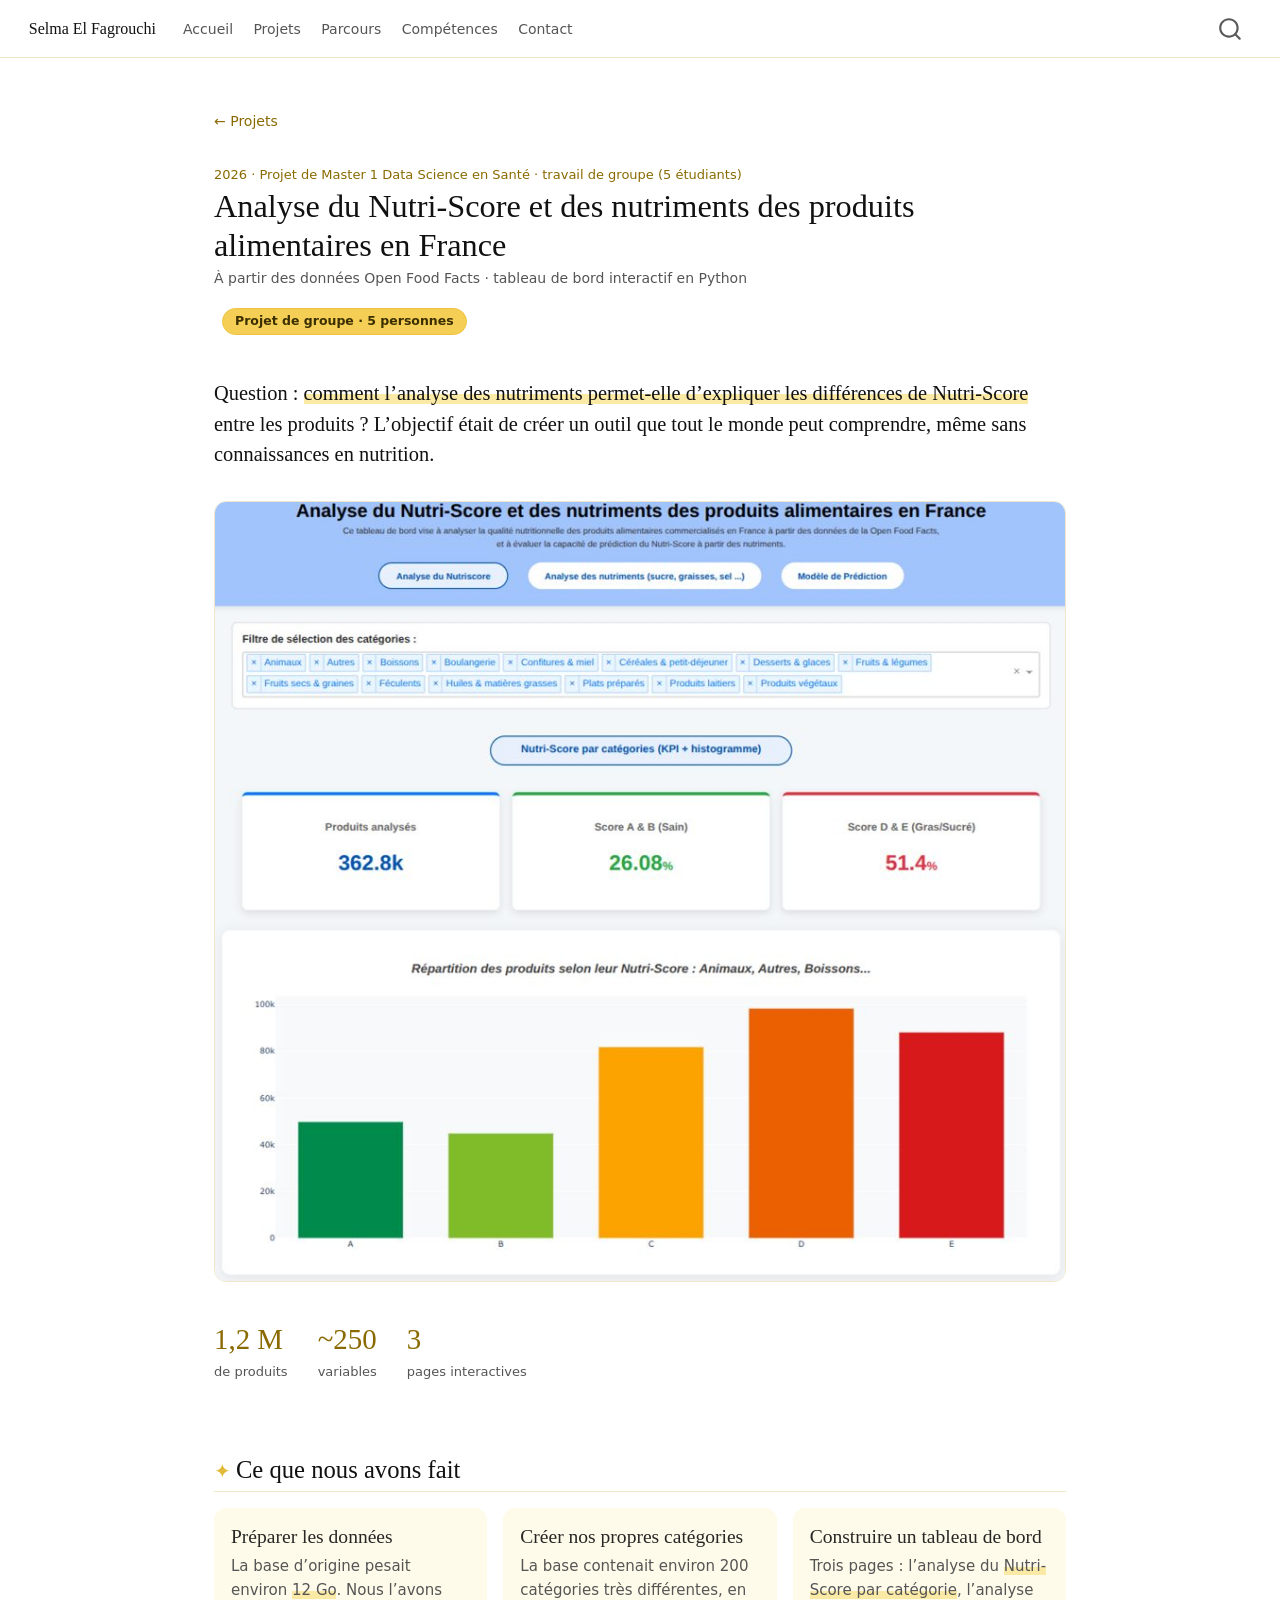
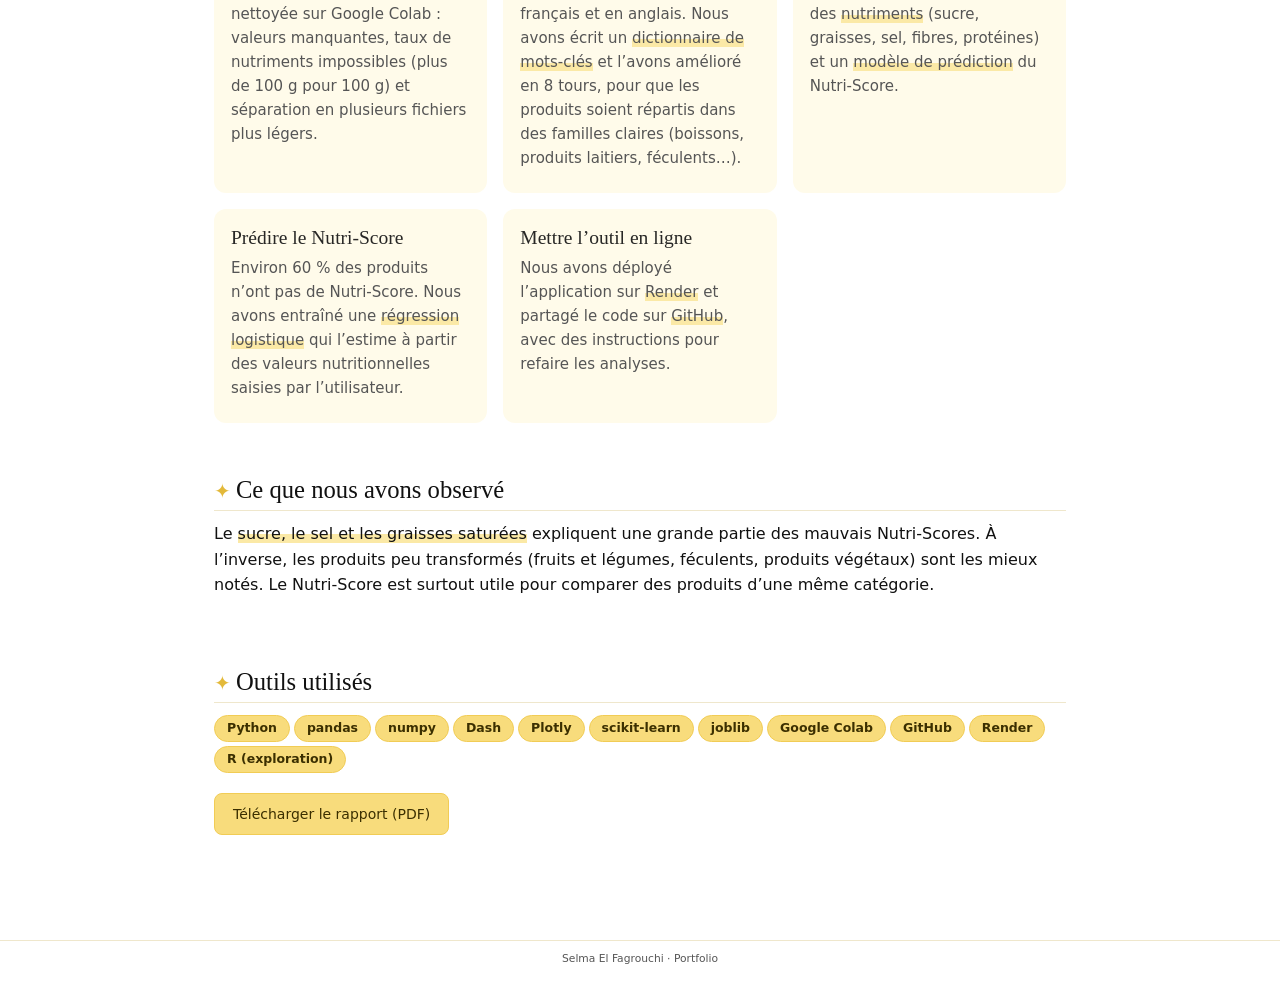
<file: docs/nutri-score.html>
<!DOCTYPE html>
<html xmlns="http://www.w3.org/1999/xhtml" lang="fr" xml:lang="fr"><head>

<meta charset="utf-8">
<meta name="generator" content="quarto-1.11.9">

<meta name="viewport" content="width=device-width, initial-scale=1.0, user-scalable=yes">


<title>Analyse du Nutri-Score – Selma El Fagrouchi</title>
<style>
/* Default styles provided by pandoc.
** See https://pandoc.org/MANUAL.html#variables-for-html for config info.
*/
span.smallcaps{font-variant: small-caps;}
div.columns{display: flex; gap: 1.5em;}
div.column{flex: auto;}
@media screen {
div.columns{gap: min(4vw, 1.5em);}
div.column{overflow-x: auto;}
}
div.hanging-indent{margin-left: 1.5em; text-indent: -1.5em;}
ul.task-list{list-style: none;}
ul.task-list li input[type="checkbox"] {
  width: 0.8em;
  margin: 0 0.8em 0.2em -1em; /* quarto-specific, see https://github.com/quarto-dev/quarto-cli/issues/4556 */ 
  vertical-align: middle;
}
</style>


<script src="site_libs/quarto-nav/quarto-nav.js"></script>
<script src="site_libs/quarto-nav/headroom.min.js"></script>
<script src="site_libs/clipboard/clipboard.min.js"></script>
<script src="site_libs/quarto-search/autocomplete.umd.js"></script>
<script src="site_libs/quarto-search/fuse.min.js"></script>
<script src="site_libs/quarto-search/quarto-search.js"></script>
<meta name="quarto:offset" content="./">
<script src="site_libs/quarto-html/quarto.js" type="module"></script>
<script src="site_libs/quarto-html/tabsets/tabsets.js" type="module"></script>
<script src="site_libs/quarto-html/scrollable-regions/scrollable-regions.js" type="module"></script>
<script src="site_libs/quarto-html/popper.min.js"></script>
<script src="site_libs/quarto-html/tippy.umd.min.js"></script>
<link href="site_libs/quarto-html/tippy.css" rel="stylesheet">
<link href="site_libs/quarto-html/quarto-syntax-highlighting-63b5708e65d6cd79cd7618c58d0c21e7.css" rel="stylesheet" id="quarto-text-highlighting-styles">
<script src="site_libs/bootstrap/bootstrap.min.js"></script>
<link href="site_libs/bootstrap/bootstrap-icons.css" rel="stylesheet">
<link href="site_libs/bootstrap/bootstrap-4cc7621f501ba8626ef157be635fbdf1.min.css" rel="stylesheet" append-hash="true" id="quarto-bootstrap" data-mode="light">
<script id="quarto-search-options" type="application/json">{
  "location": "navbar",
  "copy-button": false,
  "collapse-after": 3,
  "panel-placement": "end",
  "type": "overlay",
  "limit": 50,
  "keyboard-shortcut": [
    "f",
    "/",
    "s"
  ],
  "show-item-context": false,
  "language": {
    "search-no-results-text": "Pas de résultats",
    "search-matching-documents-text": "documents trouvés",
    "search-copy-link-title": "Copier le lien vers la recherche",
    "search-hide-matches-text": "Cacher les correspondances additionnelles",
    "search-more-match-text": "correspondance de plus dans ce document",
    "search-more-matches-text": "correspondances de plus dans ce document",
    "search-clear-button-title": "Effacer",
    "search-text-placeholder": "",
    "search-detached-cancel-button-title": "Annuler",
    "search-submit-button-title": "Envoyer",
    "search-label": "Recherche"
  }
}</script>
<style>html{ scroll-behavior: smooth; }</style>


<link rel="stylesheet" href="styles.css">
</head>

<body class="nav-fixed fullcontent quarto-light"><a id="quarto-skip-link" class="visually-hidden-focusable" href="#quarto-content">Aller au contenu principal</a>

<div id="quarto-search-results"></div>
  <header id="quarto-header" class="headroom fixed-top">
    <nav class="navbar navbar-expand-lg " data-bs-theme="dark" aria-label="Site web">
      <div class="navbar-container container-fluid">
      <div class="navbar-brand-container mx-auto">
    <a class="navbar-brand" href="./index.html">
    <span class="navbar-title">Selma El Fagrouchi</span>
    </a>
  </div>
          <button class="navbar-toggler" type="button" data-bs-toggle="collapse" data-bs-target="#navbarCollapse" aria-controls="navbarCollapse" aria-expanded="false" aria-label="Basculer la navigation" onclick="if (window.quartoToggleHeadroom) { window.quartoToggleHeadroom(); }">
  <span class="navbar-toggler-icon"></span>
</button>
          <div class="collapse navbar-collapse" id="navbarCollapse">
            <ul class="navbar-nav navbar-nav-scroll me-auto">
  <li class="nav-item">
    <a class="nav-link" href="./index.html"> 
<span class="menu-text">Accueil</span></a>
  </li>  
  <li class="nav-item">
    <a class="nav-link" href="./projets.html"> 
<span class="menu-text">Projets</span></a>
  </li>  
  <li class="nav-item">
    <a class="nav-link" href="./parcours.html"> 
<span class="menu-text">Parcours</span></a>
  </li>  
  <li class="nav-item">
    <a class="nav-link" href="./competences.html"> 
<span class="menu-text">Compétences</span></a>
  </li>  
  <li class="nav-item">
    <a class="nav-link" href="./contact.html"> 
<span class="menu-text">Contact</span></a>
  </li>  
</ul>
          </div> <!-- /navcollapse -->
            <div class="quarto-navbar-tools">
</div>
            <div id="quarto-search" class="" title="Recherche"></div>
      </div> <!-- /container-fluid -->
    </nav>
</header>
<!-- content -->
<div id="quarto-content" class="quarto-container page-layout-custom page-navbar" tabindex="-1">
<!-- sidebar -->
<!-- margin-sidebar -->
<!-- main -->

<header id="title-block-header">
<h1 class="title display-7">Analyse du Nutri-Score</h1>

</header>


<p><a href="./projets.html" class="lien">← Projets</a></p>
<div class="entete">
<div class="bloc">
<div class="date">
<p>2026 · Projet de Master 1 Data Science en Santé · travail de groupe (5 étudiants)</p>
</div>
<section id="analyse-du-nutri-score-et-des-nutriments-des-produits-alimentaires-en-france" class="level1">
<h1>Analyse du Nutri-Score et des nutriments des produits alimentaires en France</h1>
<div class="discret">
<p>À partir des données Open Food Facts · tableau de bord interactif en Python</p>
</div>
<p><span class="pastille important">Projet de groupe · 5 personnes</span></p>
</section>
</div>
</div>
<div class="intro">
<p>Question : <span class="surligne">comment l’analyse des nutriments permet-elle d’expliquer les différences de Nutri-Score</span> entre les produits ? L’objectif était de créer un outil que tout le monde peut comprendre, même sans connaissances en nutrition.</p>
</div>
<p><img src="images/tableau-de-bord-nutri-score.jpg" class="photo img-fluid" alt="Tableau de bord Nutri-Score, page d'analyse par catégories"></p>
<div class="chiffres">
<div class="chiffre">
<p><span class="nombre">1,2 M</span> de produits</p>
</div>
<div class="chiffre">
<p><span class="nombre">~250</span> variables</p>
</div>
<div class="chiffre">
<p><span class="nombre">3</span> pages interactives</p>
</div>
</div>
<section id="ce-que-nous-avons-fait" class="level2">
<h2 data-anchor-id="ce-que-nous-avons-fait">Ce que nous avons fait</h2>
<div class="grille competences">
<section id="préparer-les-données" class="level3 carte">
<h3 data-anchor-id="préparer-les-données">Préparer les données</h3>
<p>La base d’origine pesait environ <span class="surligne">12 Go</span>. Nous l’avons nettoyée sur Google Colab : valeurs manquantes, taux de nutriments impossibles (plus de 100 g pour 100 g) et séparation en plusieurs fichiers plus légers.</p>
</section>
<section id="créer-nos-propres-catégories" class="level3 carte">
<h3 data-anchor-id="créer-nos-propres-catégories">Créer nos propres catégories</h3>
<p>La base contenait environ 200 catégories très différentes, en français et en anglais. Nous avons écrit un <span class="surligne">dictionnaire de mots-clés</span> et l’avons amélioré en 8 tours, pour que les produits soient répartis dans des familles claires (boissons, produits laitiers, féculents…).</p>
</section>
<section id="construire-un-tableau-de-bord" class="level3 carte">
<h3 data-anchor-id="construire-un-tableau-de-bord">Construire un tableau de bord</h3>
<p>Trois pages : l’analyse du <span class="surligne">Nutri-Score par catégorie</span>, l’analyse des <span class="surligne">nutriments</span> (sucre, graisses, sel, fibres, protéines) et un <span class="surligne">modèle de prédiction</span> du Nutri-Score.</p>
</section>
<section id="prédire-le-nutri-score" class="level3 carte">
<h3 data-anchor-id="prédire-le-nutri-score">Prédire le Nutri-Score</h3>
<p>Environ 60 % des produits n’ont pas de Nutri-Score. Nous avons entraîné une <span class="surligne">régression logistique</span> qui l’estime à partir des valeurs nutritionnelles saisies par l’utilisateur.</p>
</section>
<section id="mettre-loutil-en-ligne" class="level3 carte">
<h3 data-anchor-id="mettre-loutil-en-ligne">Mettre l’outil en ligne</h3>
<p>Nous avons déployé l’application sur <span class="surligne">Render</span> et partagé le code sur <span class="surligne">GitHub</span>, avec des instructions pour refaire les analyses.</p>
</section>
</div>
</section>
<section id="ce-que-nous-avons-observé" class="level2">
<h2 data-anchor-id="ce-que-nous-avons-observé">Ce que nous avons observé</h2>
<p>Le <span class="surligne">sucre, le sel et les graisses saturées</span> expliquent une grande partie des mauvais Nutri-Scores. À l’inverse, les produits peu transformés (fruits et légumes, féculents, produits végétaux) sont les mieux notés. Le Nutri-Score est surtout utile pour comparer des produits d’une même catégorie.</p>
</section>
<section id="outils-utilisés" class="level2">
<h2 data-anchor-id="outils-utilisés">Outils utilisés</h2>
<p><span class="pastille">Python</span><span class="pastille">pandas</span><span class="pastille">numpy</span><span class="pastille">Dash</span><span class="pastille">Plotly</span><span class="pastille">scikit-learn</span><span class="pastille">joblib</span><span class="pastille">Google Colab</span><span class="pastille">GitHub</span><span class="pastille">Render</span><span class="pastille">R (exploration)</span></p>
<div class="boutons">
<p><a href="rapports/Rapport_Nutri-Score.pdf" class="bouton" download="">Télécharger le rapport (PDF)</a></p>
</div>


</section>


<script id="quarto-html-after-body" type="application/javascript">
  window.document.addEventListener("DOMContentLoaded", function (event) {
    const isCodeAnnotation = (el) => {
      for (const clz of el.classList) {
        if (clz.startsWith('code-annotation-')) {                     
          return true;
        }
      }
      return false;
    }
    const onCopySuccess = function(e) {
      // button target
      const button = e.trigger;
      // don't keep focus
      button.blur();
      // flash "checked"
      button.classList.add('code-copy-button-checked');
      var currentTitle = button.getAttribute("title");
      button.setAttribute("title", "Copié");
      let tooltip;
      if (window.bootstrap) {
        button.setAttribute("data-bs-toggle", "tooltip");
        button.setAttribute("data-bs-placement", "left");
        button.setAttribute("data-bs-title", "Copié");
        tooltip = new bootstrap.Tooltip(button, 
          { trigger: "manual", 
            customClass: "code-copy-button-tooltip",
            offset: [0, -8]});
        tooltip.show();    
      }
      setTimeout(function() {
        if (tooltip) {
          tooltip.hide();
          button.removeAttribute("data-bs-title");
          button.removeAttribute("data-bs-toggle");
          button.removeAttribute("data-bs-placement");
        }
        button.setAttribute("title", currentTitle);
        button.classList.remove('code-copy-button-checked');
      }, 1000);
      // clear code selection
      e.clearSelection();
    }
    const getTextToCopy = function(trigger) {
      const outerScaffold = trigger.parentElement.cloneNode(true);
      const codeEl = outerScaffold.querySelector('code');
      for (const childEl of codeEl.children) {
        if (isCodeAnnotation(childEl)) {
          childEl.remove();
        }
      }
      return codeEl.innerText;
    }
    const clipboard = new window.ClipboardJS('.code-copy-button:not([data-in-quarto-modal])', {
      text: getTextToCopy
    });
    clipboard.on('success', onCopySuccess);
    if (window.document.getElementById('quarto-embedded-source-code-modal')) {
      const clipboardModal = new window.ClipboardJS('.code-copy-button[data-in-quarto-modal]', {
        text: getTextToCopy,
        container: window.document.getElementById('quarto-embedded-source-code-modal')
      });
      clipboardModal.on('success', onCopySuccess);
    }
      var localhostRegex = new RegExp(/^(?:http|https):\/\/localhost\:?[0-9]*\//);
      var mailtoRegex = new RegExp(/^mailto:/);
        var filterRegex = new RegExp('/' + window.location.host + '/');
      var isInternal = (href) => {
          return filterRegex.test(href) || localhostRegex.test(href) || mailtoRegex.test(href);
      }
      // Inspect non-navigation links and adorn them if external
      window.quartoDecorateExternalLinks = function (root) {
     var links = (root || window.document).querySelectorAll('a[href]:not(.nav-link):not(.navbar-brand):not(.toc-action):not(.sidebar-link):not(.sidebar-item-toggle):not(.pagination-link):not(.no-external):not([aria-hidden]):not(.dropdown-item):not(.quarto-navigation-tool):not(.about-link)');
      for (var i=0; i<links.length; i++) {
        const link = links[i];
        if (!isInternal(link.href)) {
          // undo the damage that might have been done by quarto-nav.js in the case of
          // links that we want to consider external
          if (link.dataset.originalHref !== undefined) {
            link.href = link.dataset.originalHref;
          }
          if (!link.classList.contains('no-external-icon')) {
          }
        }
      }
      };
      window.quartoDecorateExternalLinks(window.document);
    // Esc closes the popup (WCAG 1.4.13) and focus leaving both trigger and
    // popup closes it (WCAG 2.4.11); tippy handles neither for interactive popups.
    const hideOnEscAndFocusOut = {
      name: 'hideOnEscAndFocusOut',
      defaultValue: true,
      fn(instance) {
        const dismiss = () => {
          // A show scheduled by the trigger delay would otherwise reopen it
          instance.clearDelayTimeouts();
          instance.hide();
        };
        const onKeyDown = (event) => {
          if (event.key !== 'Escape') {
            return;
          }
          // Keep Esc from also reaching page handlers (e.g. reveal.js overview),
          // except an open reveal.js slide menu, which Esc should close too.
          // The menu handles keys only when its keyboard option is on.
          const menuHandlesEsc = window.Reveal?.getPlugin?.('menu')?.isOpen() &&
            window.Reveal.getConfig().menu?.keyboard !== false;
          if (!menuHandlesEsc) {
            event.stopPropagation();
          }
          if (instance.popper.contains(window.document.activeElement)) {
            // Disabled while refocusing so the focus trigger does not reopen it
            instance.disable();
            instance.reference.focus();
            instance.enable();
          }
          dismiss();
        };
        const onFocusOut = (event) => {
          const target = event.relatedTarget;
          if (target && !instance.reference.contains(target) &&
              !instance.popper.contains(target)) {
            dismiss();
          }
        };
        // On the trigger too: a click trigger (code-annotations: select) has no
        // blur handling. Attached for the instance's lifetime so leaving the
        // trigger also cancels a show still pending on the trigger delay.
        instance.reference.addEventListener('focusout', onFocusOut);
        return {
          onShow() {
            window.document.addEventListener('keydown', onKeyDown, true);
            instance.popper.addEventListener('focusout', onFocusOut);
          },
          onHide() {
            window.document.removeEventListener('keydown', onKeyDown, true);
            instance.popper.removeEventListener('focusout', onFocusOut);
          },
          onDestroy() {
            instance.reference.removeEventListener('focusout', onFocusOut);
          },
        };
      },
    };
    function tippyHover(el, contentFn, onTriggerFn, onUntriggerFn) {
      const config = {
        allowHTML: true,
        maxWidth: 500,
        delay: 100,
        arrow: false,
        appendTo: function(el) {
            return el.parentElement;
        },
        interactive: true,
        interactiveBorder: 10,
        theme: 'quarto',
        placement: 'bottom-start',
        plugins: [hideOnEscAndFocusOut],
      };
      if (contentFn) {
        config.content = contentFn;
      }
      if (onTriggerFn) {
        config.onTrigger = onTriggerFn;
      }
      if (onUntriggerFn) {
        config.onUntrigger = onUntriggerFn;
      }
      window.tippy(el, config); 
    }
    const noterefs = window.document.querySelectorAll('a[role="doc-noteref"]');
    for (var i=0; i<noterefs.length; i++) {
      const ref = noterefs[i];
      tippyHover(ref, function() {
        // use id or data attribute instead here
        let href = ref.getAttribute('data-footnote-href') || ref.getAttribute('href');
        try { href = new URL(href).hash; } catch {}
        const id = href.replace(/^#\/?/, "");
        const note = window.document.getElementById(id);
        if (note) {
          return note.innerHTML;
        } else {
          return "";
        }
      });
    }
    const xrefs = window.document.querySelectorAll('a.quarto-xref');
    const processXRef = (id, note) => {
      // Strip column container classes
      const stripColumnClz = (el) => {
        el.classList.remove("page-full", "page-columns");
        if (el.children) {
          for (const child of el.children) {
            stripColumnClz(child);
          }
        }
      }
      stripColumnClz(note)
      if (id === null || id.startsWith('sec-')) {
        // Special case sections, only their first couple elements
        const container = document.createElement("div");
        if (note.children && note.children.length > 2) {
          container.appendChild(note.children[0].cloneNode(true));
          for (let i = 1; i < note.children.length; i++) {
            const child = note.children[i];
            if (child.tagName === "P" && child.innerText === "") {
              continue;
            } else {
              container.appendChild(child.cloneNode(true));
              break;
            }
          }
          if (window.Quarto?.typesetMath) {
            window.Quarto.typesetMath(container);
          }
          return container.innerHTML
        } else {
          if (window.Quarto?.typesetMath) {
            window.Quarto.typesetMath(note);
          }
          return note.innerHTML;
        }
      } else {
        // Remove any anchor links if they are present
        const anchorLink = note.querySelector('a.anchorjs-link');
        if (anchorLink) {
          anchorLink.remove();
        }
        if (window.Quarto?.typesetMath) {
          window.Quarto.typesetMath(note);
        }
        if (note.classList.contains("callout")) {
          return note.outerHTML;
        } else {
          return note.innerHTML;
        }
      }
    }
    for (var i=0; i<xrefs.length; i++) {
      const xref = xrefs[i];
      tippyHover(xref, undefined, function(instance) {
        instance.disable();
        let url = xref.getAttribute('href');
        let hash = undefined; 
        if (url.startsWith('#')) {
          hash = url;
        } else {
          try { hash = new URL(url).hash; } catch {}
        }
        if (hash) {
          const id = hash.replace(/^#\/?/, "");
          const note = window.document.getElementById(id);
          if (note !== null) {
            try {
              const html = processXRef(id, note.cloneNode(true));
              instance.setContent(html);
            } finally {
              instance.enable();
              instance.show();
            }
          } else {
            // See if we can fetch this
            fetch(url.split('#')[0])
            .then(res => res.text())
            .then(html => {
              const parser = new DOMParser();
              const htmlDoc = parser.parseFromString(html, "text/html");
              const note = htmlDoc.getElementById(id);
              if (note !== null) {
                const html = processXRef(id, note);
                instance.setContent(html);
              } 
            }).finally(() => {
              instance.enable();
              instance.show();
            });
          }
        } else {
          // See if we can fetch a full url (with no hash to target)
          // This is a special case and we should probably do some content thinning / targeting
          fetch(url)
          .then(res => res.text())
          .then(html => {
            const parser = new DOMParser();
            const htmlDoc = parser.parseFromString(html, "text/html");
            const note = htmlDoc.querySelector('main.content');
            if (note !== null) {
              // This should only happen for chapter cross references
              // (since there is no id in the URL)
              // remove the first header
              if (note.children.length > 0 && note.children[0].tagName === "HEADER") {
                note.children[0].remove();
              }
              const html = processXRef(null, note);
              instance.setContent(html);
            } 
          }).finally(() => {
            instance.enable();
            instance.show();
          });
        }
      }, function(instance) {
      });
    }
        let selectedAnnoteEl;
        const selectorForAnnotation = ( cell, annotation) => {
          let cellAttr = 'data-code-cell="' + cell + '"';
          let lineAttr = 'data-code-annotation="' +  annotation + '"';
          const selector = 'span[' + cellAttr + '][' + lineAttr + ']';
          return selector;
        }
        const selectCodeLines = (annoteEl) => {
          const doc = window.document;
          const targetCell = annoteEl.getAttribute("data-target-cell");
          const targetAnnotation = annoteEl.getAttribute("data-target-annotation");
          const annoteSpan = window.document.querySelector(selectorForAnnotation(targetCell, targetAnnotation));
          const lines = annoteSpan.getAttribute("data-code-lines").split(",");
          const lineIds = lines.map((line) => {
            return targetCell + "-" + line;
          })
          // Each band is positioned against its own containing block, which is
          // not the offsetParent of the lines, so place it from client rects.
          const placeBand = (band, firstEl, lastEl, codeBlock) => {
            const container = band.offsetParent;
            if (container === null) {
              return;
            }
            const containerRect = container.getBoundingClientRect();
            // Reveal.js scales slides with a transform, so convert client
            // pixels back to the CSS pixels of the container.
            const scale = containerRect.height / container.offsetHeight || 1;
            const firstRect = firstEl.getBoundingClientRect();
            const lastRect = lastEl.getBoundingClientRect();
            const top = (firstRect.top - containerRect.top) / scale - container.clientTop + container.scrollTop;
            const height = (lastRect.bottom - firstRect.top) / scale;
            band.style.top = top - 2 + "px";
            band.style.height = height + 4 + "px";
            if (codeBlock) {
              // Without the copy button wrapper, the containing block is wider
              // than the code block, so span the code block explicitly.
              const blockRect = codeBlock.getBoundingClientRect();
              band.style.left = (blockRect.left - containerRect.left) / scale - container.clientLeft + container.scrollLeft + "px";
              band.style.width = blockRect.width / scale + "px";
            }
          };
          if (lineIds.length > 0) {
            const el = window.document.getElementById(lineIds[0]);
            const lastEl = window.document.getElementById(lineIds[lineIds.length - 1]);
            const parent = el.parentElement.parentElement;
            // cook up a div (if necessary) and position it
            let div = window.document.getElementById("code-annotation-line-highlight");
            if (div === null) {
              div = window.document.createElement("div");
              div.setAttribute("id", "code-annotation-line-highlight");
              div.style.position = 'absolute';
              parent.appendChild(div);
            }
            placeBand(div, el, lastEl, parent.closest("div.sourceCode") || parent);
            let gutterDiv = window.document.getElementById("code-annotation-line-highlight-gutter");
            if (gutterDiv === null) {
              gutterDiv = window.document.createElement("div");
              gutterDiv.setAttribute("id", "code-annotation-line-highlight-gutter");
              gutterDiv.style.position = 'absolute';
              const codeCell = window.document.getElementById(targetCell);
              const gutter = codeCell.querySelector('.code-annotation-gutter');
              gutter.appendChild(gutterDiv);
            }
            placeBand(gutterDiv, el, lastEl);
            selectedAnnoteEl = annoteEl;
          }
        };
        const unselectCodeLines = () => {
          const elementsIds = ["code-annotation-line-highlight", "code-annotation-line-highlight-gutter"];
          elementsIds.forEach((elId) => {
            const div = window.document.getElementById(elId);
            if (div) {
              div.remove();
            }
          });
          selectedAnnoteEl = undefined;
        };
          // Handle positioning of the toggle
      window.addEventListener(
        "resize",
        throttle(() => {
          elRect = undefined;
          if (selectedAnnoteEl) {
            selectCodeLines(selectedAnnoteEl);
          }
        }, 10)
      );
      function throttle(fn, ms) {
      let throttle = false;
      let timer;
        return (...args) => {
          if(!throttle) { // first call gets through
              fn.apply(this, args);
              throttle = true;
          } else { // all the others get throttled
              if(timer) clearTimeout(timer); // cancel #2
              timer = setTimeout(() => {
                fn.apply(this, args);
                timer = throttle = false;
              }, ms);
          }
        };
      }
        // Attach click handler to the DT
        const annoteDls = window.document.querySelectorAll('dt[data-target-cell]');
        for (const annoteDlNode of annoteDls) {
          annoteDlNode.addEventListener('click', (event) => {
            const clickedEl = event.target;
            if (clickedEl !== selectedAnnoteEl) {
              unselectCodeLines();
              const activeEl = window.document.querySelector('dt[data-target-cell].code-annotation-active');
              if (activeEl) {
                activeEl.classList.remove('code-annotation-active');
              }
              selectCodeLines(clickedEl);
              clickedEl.classList.add('code-annotation-active');
            } else {
              // Unselect the line
              unselectCodeLines();
              clickedEl.classList.remove('code-annotation-active');
            }
          });
        }
    const findCites = (el) => {
      const parentEl = el.parentElement;
      if (parentEl) {
        const cites = parentEl.dataset.cites;
        if (cites) {
          return {
            el,
            cites: cites.split(' ')
          };
        } else {
          return findCites(el.parentElement)
        }
      } else {
        return undefined;
      }
    };
    var bibliorefs = window.document.querySelectorAll('a[role="doc-biblioref"]');
    for (var i=0; i<bibliorefs.length; i++) {
      const ref = bibliorefs[i];
      const citeInfo = findCites(ref);
      if (citeInfo) {
        tippyHover(citeInfo.el, function() {
          var popup = window.document.createElement('div');
          citeInfo.cites.forEach(function(cite) {
            var citeDiv = window.document.createElement('div');
            citeDiv.classList.add('hanging-indent');
            citeDiv.classList.add('csl-entry');
            var biblioDiv = window.document.getElementById('ref-' + cite);
            if (biblioDiv) {
              citeDiv.innerHTML = biblioDiv.innerHTML;
            }
            popup.appendChild(citeDiv);
          });
          return popup.innerHTML;
        });
      }
    }
  });
  </script>
  <script type="application/javascript">
  window.quartoScrollableRegionsLabels = {"code":"Code défilable","output":"Sortie défilable"};
  </script>
</div> <!-- /content -->
<footer class="footer">
  <div class="nav-footer">
    <div class="nav-footer-left">
      &nbsp;
    </div>   
    <div class="nav-footer-center">
<p>Selma El Fagrouchi · Portfolio</p>
</div>
    <div class="nav-footer-right">
      &nbsp;
    </div>
  </div>
</footer>




<script src="site_libs/quarto-html/zenscroll-min.js"></script>
</body></html>
</file>
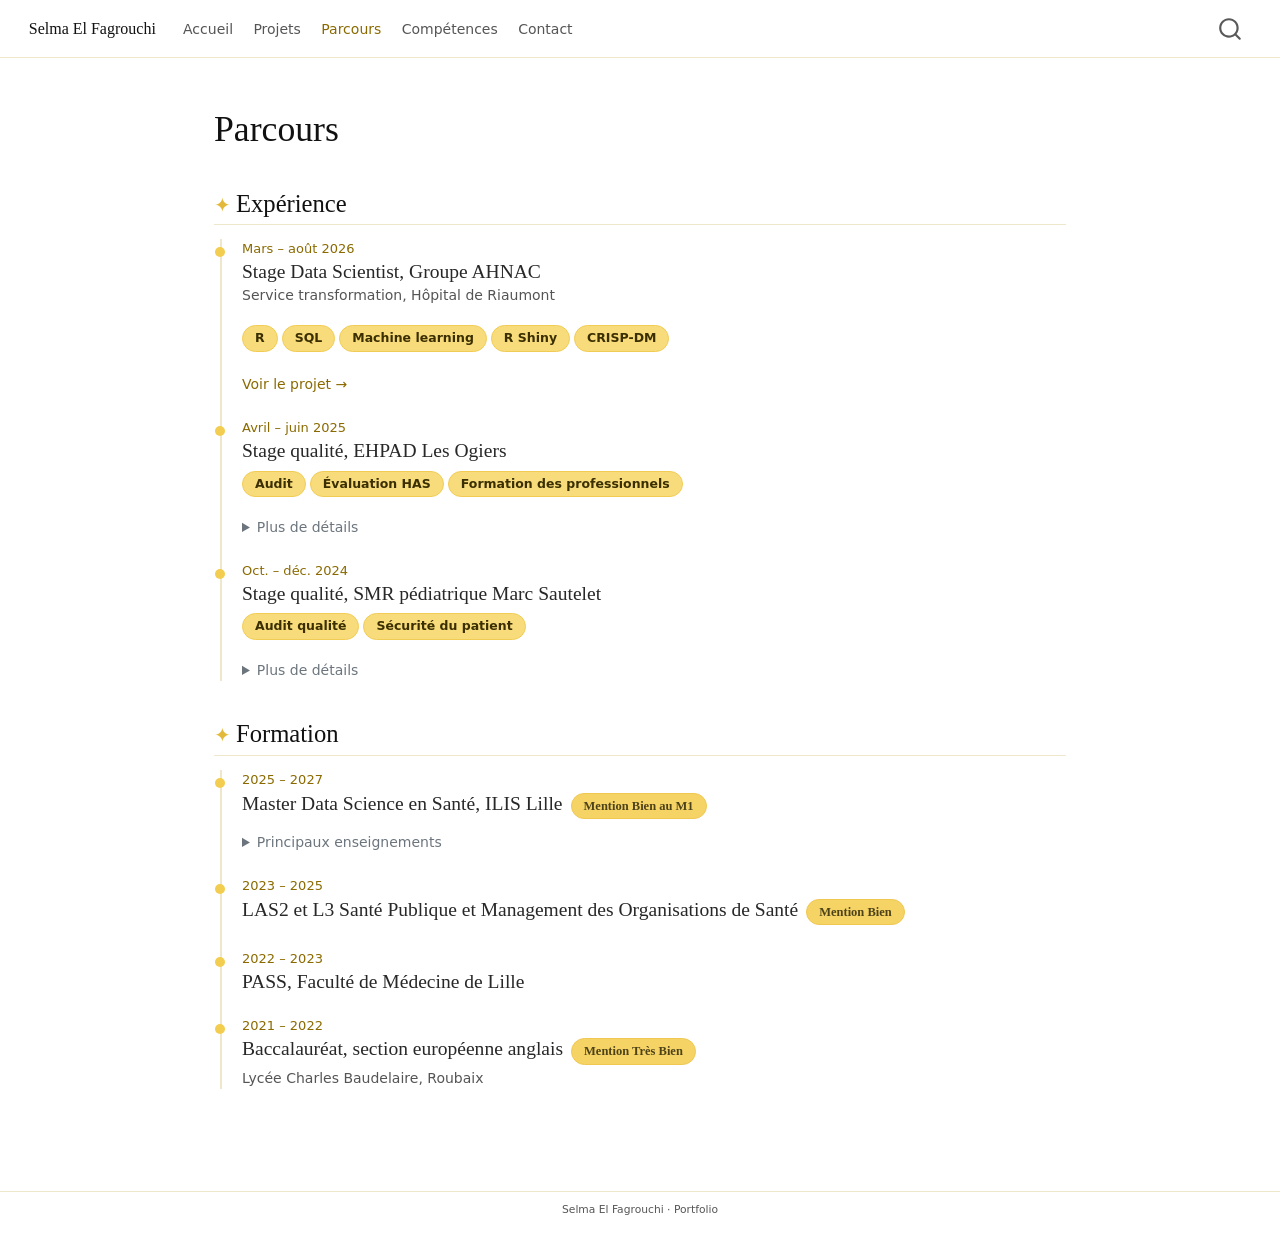
<file: docs/parcours.html>
<!DOCTYPE html>
<html xmlns="http://www.w3.org/1999/xhtml" lang="fr" xml:lang="fr"><head>

<meta charset="utf-8">
<meta name="generator" content="quarto-1.11.9">

<meta name="viewport" content="width=device-width, initial-scale=1.0, user-scalable=yes">


<title>Parcours – Selma El Fagrouchi</title>
<style>
/* Default styles provided by pandoc.
** See https://pandoc.org/MANUAL.html#variables-for-html for config info.
*/
span.smallcaps{font-variant: small-caps;}
div.columns{display: flex; gap: 1.5em;}
div.column{flex: auto;}
@media screen {
div.columns{gap: min(4vw, 1.5em);}
div.column{overflow-x: auto;}
}
div.hanging-indent{margin-left: 1.5em; text-indent: -1.5em;}
ul.task-list{list-style: none;}
ul.task-list li input[type="checkbox"] {
  width: 0.8em;
  margin: 0 0.8em 0.2em -1em; /* quarto-specific, see https://github.com/quarto-dev/quarto-cli/issues/4556 */ 
  vertical-align: middle;
}
</style>


<script src="site_libs/quarto-nav/quarto-nav.js"></script>
<script src="site_libs/quarto-nav/headroom.min.js"></script>
<script src="site_libs/clipboard/clipboard.min.js"></script>
<script src="site_libs/quarto-search/autocomplete.umd.js"></script>
<script src="site_libs/quarto-search/fuse.min.js"></script>
<script src="site_libs/quarto-search/quarto-search.js"></script>
<meta name="quarto:offset" content="./">
<script src="site_libs/quarto-html/quarto.js" type="module"></script>
<script src="site_libs/quarto-html/tabsets/tabsets.js" type="module"></script>
<script src="site_libs/quarto-html/scrollable-regions/scrollable-regions.js" type="module"></script>
<script src="site_libs/quarto-html/popper.min.js"></script>
<script src="site_libs/quarto-html/tippy.umd.min.js"></script>
<link href="site_libs/quarto-html/tippy.css" rel="stylesheet">
<link href="site_libs/quarto-html/quarto-syntax-highlighting-63b5708e65d6cd79cd7618c58d0c21e7.css" rel="stylesheet" id="quarto-text-highlighting-styles">
<script src="site_libs/bootstrap/bootstrap.min.js"></script>
<link href="site_libs/bootstrap/bootstrap-icons.css" rel="stylesheet">
<link href="site_libs/bootstrap/bootstrap-4cc7621f501ba8626ef157be635fbdf1.min.css" rel="stylesheet" append-hash="true" id="quarto-bootstrap" data-mode="light">
<script id="quarto-search-options" type="application/json">{
  "location": "navbar",
  "copy-button": false,
  "collapse-after": 3,
  "panel-placement": "end",
  "type": "overlay",
  "limit": 50,
  "keyboard-shortcut": [
    "f",
    "/",
    "s"
  ],
  "show-item-context": false,
  "language": {
    "search-no-results-text": "Pas de résultats",
    "search-matching-documents-text": "documents trouvés",
    "search-copy-link-title": "Copier le lien vers la recherche",
    "search-hide-matches-text": "Cacher les correspondances additionnelles",
    "search-more-match-text": "correspondance de plus dans ce document",
    "search-more-matches-text": "correspondances de plus dans ce document",
    "search-clear-button-title": "Effacer",
    "search-text-placeholder": "",
    "search-detached-cancel-button-title": "Annuler",
    "search-submit-button-title": "Envoyer",
    "search-label": "Recherche"
  }
}</script>
<style>html{ scroll-behavior: smooth; }</style>


<link rel="stylesheet" href="styles.css">
</head>

<body class="nav-fixed fullcontent quarto-light"><a id="quarto-skip-link" class="visually-hidden-focusable" href="#quarto-content">Aller au contenu principal</a>

<div id="quarto-search-results"></div>
  <header id="quarto-header" class="headroom fixed-top">
    <nav class="navbar navbar-expand-lg " data-bs-theme="dark" aria-label="Site web">
      <div class="navbar-container container-fluid">
      <div class="navbar-brand-container mx-auto">
    <a class="navbar-brand" href="./index.html">
    <span class="navbar-title">Selma El Fagrouchi</span>
    </a>
  </div>
          <button class="navbar-toggler" type="button" data-bs-toggle="collapse" data-bs-target="#navbarCollapse" aria-controls="navbarCollapse" aria-expanded="false" aria-label="Basculer la navigation" onclick="if (window.quartoToggleHeadroom) { window.quartoToggleHeadroom(); }">
  <span class="navbar-toggler-icon"></span>
</button>
          <div class="collapse navbar-collapse" id="navbarCollapse">
            <ul class="navbar-nav navbar-nav-scroll me-auto">
  <li class="nav-item">
    <a class="nav-link" href="./index.html"> 
<span class="menu-text">Accueil</span></a>
  </li>  
  <li class="nav-item">
    <a class="nav-link" href="./projets.html"> 
<span class="menu-text">Projets</span></a>
  </li>  
  <li class="nav-item">
    <a class="nav-link active" href="./parcours.html" aria-current="page"> 
<span class="menu-text">Parcours</span></a>
  </li>  
  <li class="nav-item">
    <a class="nav-link" href="./competences.html"> 
<span class="menu-text">Compétences</span></a>
  </li>  
  <li class="nav-item">
    <a class="nav-link" href="./contact.html"> 
<span class="menu-text">Contact</span></a>
  </li>  
</ul>
          </div> <!-- /navcollapse -->
            <div class="quarto-navbar-tools">
</div>
            <div id="quarto-search" class="" title="Recherche"></div>
      </div> <!-- /container-fluid -->
    </nav>
</header>
<!-- content -->
<div id="quarto-content" class="quarto-container page-layout-custom page-navbar" tabindex="-1">
<!-- sidebar -->
<!-- margin-sidebar -->
<!-- main -->

<header id="title-block-header">
<h1 class="title display-7">Parcours</h1>

</header>


<section id="parcours" class="level1">
<h1>Parcours</h1>
<section id="expérience" class="level2">
<h2 data-anchor-id="expérience">Expérience</h2>
<div class="chronologie">
<div class="etape">
<div class="date">
<p>Mars – août 2026</p>
</div>
<section id="stage-data-scientist-groupe-ahnac" class="level3">
<h3 data-anchor-id="stage-data-scientist-groupe-ahnac">Stage Data Scientist, Groupe AHNAC</h3>
<div class="discret">
<p>Service transformation, Hôpital de Riaumont</p>
</div>
<div class="pastilles">
<p><span class="pastille">R</span><span class="pastille">SQL</span><span class="pastille">Machine learning</span><span class="pastille">R Shiny</span><span class="pastille">CRISP-DM</span></p>
</div>
<p><a href="./stage-ahnac.html" class="lien">Voir le projet →</a></p>
</section>
</div>
<div class="etape">
<div class="date">
<p>Avril – juin 2025</p>
</div>
<section id="stage-qualité-ehpad-les-ogiers" class="level3">
<h3 data-anchor-id="stage-qualité-ehpad-les-ogiers">Stage qualité, EHPAD Les Ogiers</h3>
<div class="pastilles">
<p><span class="pastille">Audit</span><span class="pastille">Évaluation HAS</span><span class="pastille">Formation des professionnels</span></p>
</div>
<details>
<summary>
Plus de détails
</summary>
<ul>
<li>Préparation à l’évaluation externe de la HAS : audit, formation des professionnels, mise à jour de protocoles</li>
</ul>
</details>
</section>
</div>
<div class="etape">
<div class="date">
<p>Oct.&nbsp;– déc. 2024</p>
</div>
<section id="stage-qualité-smr-pédiatrique-marc-sautelet" class="level3">
<h3 data-anchor-id="stage-qualité-smr-pédiatrique-marc-sautelet">Stage qualité, SMR pédiatrique Marc Sautelet</h3>
<div class="pastilles">
<p><span class="pastille">Audit qualité</span><span class="pastille">Sécurité du patient</span></p>
</div>
<details>
<summary>
Plus de détails
</summary>
<ul>
<li>Semaine de la sécurité du patient, audit sur le port du bracelet d’identification</li>
</ul>
</details>
</section>
</div>
</div>
</section>
<section id="formation" class="level2">
<h2 data-anchor-id="formation">Formation</h2>
<div class="chronologie">
<div class="etape">
<div class="date">
<p>2025 – 2027</p>
</div>
<section id="master-data-science-en-santé-ilis-lillemention-bien-au-m1" class="level3">
<h3 data-anchor-id="master-data-science-en-santé-ilis-lillemention-bien-au-m1">Master Data Science en Santé, ILIS Lille<span class="pastille important">Mention Bien au M1</span></h3>
<details>
<summary>
Principaux enseignements
</summary>
<div class="enseignements">
<section id="statistiques-et-données-de-santé" class="level4">
<h4 data-anchor-id="statistiques-et-données-de-santé">Statistiques et données de santé</h4>
<p><strong>M1</strong> : statistique inférentielle, modélisation statistique appliquée à la biologie-santé, méthodes d’analyse de données, estimation de la densité par méthode à noyau.<br>
<strong>M2</strong> : statistique bayésienne, analyse de survie, séries chronologiques, données spatiales et fonctionnelles, méthodes numériques.</p>
</section>
<section id="informatique-et-data-science" class="level4">
<h4 data-anchor-id="informatique-et-data-science">Informatique et data science</h4>
<p><strong>M1</strong> : algorithmique, système d’exploitation, optimisation, apprentissage automatique, fouille de motifs et graphes, outils de gestion de données, informatique médicale.<br>
<strong>M2</strong> : apprentissage automatique avancé, deep learning, text mining et traitement du langage naturel, big data et dossiers patients informatisés, data mining à grande échelle, bioinformatique, conception d’interfaces homme-machine.</p>
</section>
<section id="santé-épidémiologie-et-recherche" class="level4">
<h4 data-anchor-id="santé-épidémiologie-et-recherche">Santé, épidémiologie et recherche</h4>
<p><strong>M1</strong> : épidémiologie générale, santé publique et données de santé, génomique et épidémiologie génétique, pharmacologie, biologie moléculaire et systémique, formation à la recherche.<br>
<strong>M2</strong> : données de santé, épidémiologie et recherche clinique, exposologie et exposome, médecine de précision, épistémologie.</p>
</section>
<section id="projet-communication-et-anglais" class="level4">
<h4 data-anchor-id="projet-communication-et-anglais">Projet, communication et anglais</h4>
<p><strong>M1</strong> : démarche projet et données de santé, communication, organisation des entreprises du secteur biologie-santé, séminaires de santé numérique, anglais professionnel.<br>
<strong>M2</strong> : communication stratégique, conduite du changement, modèles économiques du big data en santé, projet tutoré, anglais professionnel.</p>
</section>
</div>
</details>
</section>
</div>
<div class="etape">
<div class="date">
<p>2023 – 2025</p>
</div>
<section id="las2-et-l3-santé-publique-et-management-des-organisations-de-santémention-bien" class="level3">
<h3 data-anchor-id="las2-et-l3-santé-publique-et-management-des-organisations-de-santémention-bien">LAS2 et L3 Santé Publique et Management des Organisations de Santé<span class="pastille important">Mention Bien</span></h3>
</section>
</div>
<div class="etape">
<div class="date">
<p>2022 – 2023</p>
</div>
<section id="pass-faculté-de-médecine-de-lille" class="level3">
<h3 data-anchor-id="pass-faculté-de-médecine-de-lille">PASS, Faculté de Médecine de Lille</h3>
</section>
</div>
<div class="etape">
<div class="date">
<p>2021 – 2022</p>
</div>
<section id="baccalauréat-section-européenne-anglaismention-très-bien" class="level3">
<h3 data-anchor-id="baccalauréat-section-européenne-anglaismention-très-bien">Baccalauréat, section européenne anglais<span class="pastille important">Mention Très Bien</span></h3>
<div class="discret">
<p>Lycée Charles Baudelaire, Roubaix</p>
</div>
</section>
</div>
</div>


</section>
</section>


<script id="quarto-html-after-body" type="application/javascript">
  window.document.addEventListener("DOMContentLoaded", function (event) {
    const isCodeAnnotation = (el) => {
      for (const clz of el.classList) {
        if (clz.startsWith('code-annotation-')) {                     
          return true;
        }
      }
      return false;
    }
    const onCopySuccess = function(e) {
      // button target
      const button = e.trigger;
      // don't keep focus
      button.blur();
      // flash "checked"
      button.classList.add('code-copy-button-checked');
      var currentTitle = button.getAttribute("title");
      button.setAttribute("title", "Copié");
      let tooltip;
      if (window.bootstrap) {
        button.setAttribute("data-bs-toggle", "tooltip");
        button.setAttribute("data-bs-placement", "left");
        button.setAttribute("data-bs-title", "Copié");
        tooltip = new bootstrap.Tooltip(button, 
          { trigger: "manual", 
            customClass: "code-copy-button-tooltip",
            offset: [0, -8]});
        tooltip.show();    
      }
      setTimeout(function() {
        if (tooltip) {
          tooltip.hide();
          button.removeAttribute("data-bs-title");
          button.removeAttribute("data-bs-toggle");
          button.removeAttribute("data-bs-placement");
        }
        button.setAttribute("title", currentTitle);
        button.classList.remove('code-copy-button-checked');
      }, 1000);
      // clear code selection
      e.clearSelection();
    }
    const getTextToCopy = function(trigger) {
      const outerScaffold = trigger.parentElement.cloneNode(true);
      const codeEl = outerScaffold.querySelector('code');
      for (const childEl of codeEl.children) {
        if (isCodeAnnotation(childEl)) {
          childEl.remove();
        }
      }
      return codeEl.innerText;
    }
    const clipboard = new window.ClipboardJS('.code-copy-button:not([data-in-quarto-modal])', {
      text: getTextToCopy
    });
    clipboard.on('success', onCopySuccess);
    if (window.document.getElementById('quarto-embedded-source-code-modal')) {
      const clipboardModal = new window.ClipboardJS('.code-copy-button[data-in-quarto-modal]', {
        text: getTextToCopy,
        container: window.document.getElementById('quarto-embedded-source-code-modal')
      });
      clipboardModal.on('success', onCopySuccess);
    }
      var localhostRegex = new RegExp(/^(?:http|https):\/\/localhost\:?[0-9]*\//);
      var mailtoRegex = new RegExp(/^mailto:/);
        var filterRegex = new RegExp('/' + window.location.host + '/');
      var isInternal = (href) => {
          return filterRegex.test(href) || localhostRegex.test(href) || mailtoRegex.test(href);
      }
      // Inspect non-navigation links and adorn them if external
      window.quartoDecorateExternalLinks = function (root) {
     var links = (root || window.document).querySelectorAll('a[href]:not(.nav-link):not(.navbar-brand):not(.toc-action):not(.sidebar-link):not(.sidebar-item-toggle):not(.pagination-link):not(.no-external):not([aria-hidden]):not(.dropdown-item):not(.quarto-navigation-tool):not(.about-link)');
      for (var i=0; i<links.length; i++) {
        const link = links[i];
        if (!isInternal(link.href)) {
          // undo the damage that might have been done by quarto-nav.js in the case of
          // links that we want to consider external
          if (link.dataset.originalHref !== undefined) {
            link.href = link.dataset.originalHref;
          }
          if (!link.classList.contains('no-external-icon')) {
          }
        }
      }
      };
      window.quartoDecorateExternalLinks(window.document);
    // Esc closes the popup (WCAG 1.4.13) and focus leaving both trigger and
    // popup closes it (WCAG 2.4.11); tippy handles neither for interactive popups.
    const hideOnEscAndFocusOut = {
      name: 'hideOnEscAndFocusOut',
      defaultValue: true,
      fn(instance) {
        const dismiss = () => {
          // A show scheduled by the trigger delay would otherwise reopen it
          instance.clearDelayTimeouts();
          instance.hide();
        };
        const onKeyDown = (event) => {
          if (event.key !== 'Escape') {
            return;
          }
          // Keep Esc from also reaching page handlers (e.g. reveal.js overview),
          // except an open reveal.js slide menu, which Esc should close too.
          // The menu handles keys only when its keyboard option is on.
          const menuHandlesEsc = window.Reveal?.getPlugin?.('menu')?.isOpen() &&
            window.Reveal.getConfig().menu?.keyboard !== false;
          if (!menuHandlesEsc) {
            event.stopPropagation();
          }
          if (instance.popper.contains(window.document.activeElement)) {
            // Disabled while refocusing so the focus trigger does not reopen it
            instance.disable();
            instance.reference.focus();
            instance.enable();
          }
          dismiss();
        };
        const onFocusOut = (event) => {
          const target = event.relatedTarget;
          if (target && !instance.reference.contains(target) &&
              !instance.popper.contains(target)) {
            dismiss();
          }
        };
        // On the trigger too: a click trigger (code-annotations: select) has no
        // blur handling. Attached for the instance's lifetime so leaving the
        // trigger also cancels a show still pending on the trigger delay.
        instance.reference.addEventListener('focusout', onFocusOut);
        return {
          onShow() {
            window.document.addEventListener('keydown', onKeyDown, true);
            instance.popper.addEventListener('focusout', onFocusOut);
          },
          onHide() {
            window.document.removeEventListener('keydown', onKeyDown, true);
            instance.popper.removeEventListener('focusout', onFocusOut);
          },
          onDestroy() {
            instance.reference.removeEventListener('focusout', onFocusOut);
          },
        };
      },
    };
    function tippyHover(el, contentFn, onTriggerFn, onUntriggerFn) {
      const config = {
        allowHTML: true,
        maxWidth: 500,
        delay: 100,
        arrow: false,
        appendTo: function(el) {
            return el.parentElement;
        },
        interactive: true,
        interactiveBorder: 10,
        theme: 'quarto',
        placement: 'bottom-start',
        plugins: [hideOnEscAndFocusOut],
      };
      if (contentFn) {
        config.content = contentFn;
      }
      if (onTriggerFn) {
        config.onTrigger = onTriggerFn;
      }
      if (onUntriggerFn) {
        config.onUntrigger = onUntriggerFn;
      }
      window.tippy(el, config); 
    }
    const noterefs = window.document.querySelectorAll('a[role="doc-noteref"]');
    for (var i=0; i<noterefs.length; i++) {
      const ref = noterefs[i];
      tippyHover(ref, function() {
        // use id or data attribute instead here
        let href = ref.getAttribute('data-footnote-href') || ref.getAttribute('href');
        try { href = new URL(href).hash; } catch {}
        const id = href.replace(/^#\/?/, "");
        const note = window.document.getElementById(id);
        if (note) {
          return note.innerHTML;
        } else {
          return "";
        }
      });
    }
    const xrefs = window.document.querySelectorAll('a.quarto-xref');
    const processXRef = (id, note) => {
      // Strip column container classes
      const stripColumnClz = (el) => {
        el.classList.remove("page-full", "page-columns");
        if (el.children) {
          for (const child of el.children) {
            stripColumnClz(child);
          }
        }
      }
      stripColumnClz(note)
      if (id === null || id.startsWith('sec-')) {
        // Special case sections, only their first couple elements
        const container = document.createElement("div");
        if (note.children && note.children.length > 2) {
          container.appendChild(note.children[0].cloneNode(true));
          for (let i = 1; i < note.children.length; i++) {
            const child = note.children[i];
            if (child.tagName === "P" && child.innerText === "") {
              continue;
            } else {
              container.appendChild(child.cloneNode(true));
              break;
            }
          }
          if (window.Quarto?.typesetMath) {
            window.Quarto.typesetMath(container);
          }
          return container.innerHTML
        } else {
          if (window.Quarto?.typesetMath) {
            window.Quarto.typesetMath(note);
          }
          return note.innerHTML;
        }
      } else {
        // Remove any anchor links if they are present
        const anchorLink = note.querySelector('a.anchorjs-link');
        if (anchorLink) {
          anchorLink.remove();
        }
        if (window.Quarto?.typesetMath) {
          window.Quarto.typesetMath(note);
        }
        if (note.classList.contains("callout")) {
          return note.outerHTML;
        } else {
          return note.innerHTML;
        }
      }
    }
    for (var i=0; i<xrefs.length; i++) {
      const xref = xrefs[i];
      tippyHover(xref, undefined, function(instance) {
        instance.disable();
        let url = xref.getAttribute('href');
        let hash = undefined; 
        if (url.startsWith('#')) {
          hash = url;
        } else {
          try { hash = new URL(url).hash; } catch {}
        }
        if (hash) {
          const id = hash.replace(/^#\/?/, "");
          const note = window.document.getElementById(id);
          if (note !== null) {
            try {
              const html = processXRef(id, note.cloneNode(true));
              instance.setContent(html);
            } finally {
              instance.enable();
              instance.show();
            }
          } else {
            // See if we can fetch this
            fetch(url.split('#')[0])
            .then(res => res.text())
            .then(html => {
              const parser = new DOMParser();
              const htmlDoc = parser.parseFromString(html, "text/html");
              const note = htmlDoc.getElementById(id);
              if (note !== null) {
                const html = processXRef(id, note);
                instance.setContent(html);
              } 
            }).finally(() => {
              instance.enable();
              instance.show();
            });
          }
        } else {
          // See if we can fetch a full url (with no hash to target)
          // This is a special case and we should probably do some content thinning / targeting
          fetch(url)
          .then(res => res.text())
          .then(html => {
            const parser = new DOMParser();
            const htmlDoc = parser.parseFromString(html, "text/html");
            const note = htmlDoc.querySelector('main.content');
            if (note !== null) {
              // This should only happen for chapter cross references
              // (since there is no id in the URL)
              // remove the first header
              if (note.children.length > 0 && note.children[0].tagName === "HEADER") {
                note.children[0].remove();
              }
              const html = processXRef(null, note);
              instance.setContent(html);
            } 
          }).finally(() => {
            instance.enable();
            instance.show();
          });
        }
      }, function(instance) {
      });
    }
        let selectedAnnoteEl;
        const selectorForAnnotation = ( cell, annotation) => {
          let cellAttr = 'data-code-cell="' + cell + '"';
          let lineAttr = 'data-code-annotation="' +  annotation + '"';
          const selector = 'span[' + cellAttr + '][' + lineAttr + ']';
          return selector;
        }
        const selectCodeLines = (annoteEl) => {
          const doc = window.document;
          const targetCell = annoteEl.getAttribute("data-target-cell");
          const targetAnnotation = annoteEl.getAttribute("data-target-annotation");
          const annoteSpan = window.document.querySelector(selectorForAnnotation(targetCell, targetAnnotation));
          const lines = annoteSpan.getAttribute("data-code-lines").split(",");
          const lineIds = lines.map((line) => {
            return targetCell + "-" + line;
          })
          // Each band is positioned against its own containing block, which is
          // not the offsetParent of the lines, so place it from client rects.
          const placeBand = (band, firstEl, lastEl, codeBlock) => {
            const container = band.offsetParent;
            if (container === null) {
              return;
            }
            const containerRect = container.getBoundingClientRect();
            // Reveal.js scales slides with a transform, so convert client
            // pixels back to the CSS pixels of the container.
            const scale = containerRect.height / container.offsetHeight || 1;
            const firstRect = firstEl.getBoundingClientRect();
            const lastRect = lastEl.getBoundingClientRect();
            const top = (firstRect.top - containerRect.top) / scale - container.clientTop + container.scrollTop;
            const height = (lastRect.bottom - firstRect.top) / scale;
            band.style.top = top - 2 + "px";
            band.style.height = height + 4 + "px";
            if (codeBlock) {
              // Without the copy button wrapper, the containing block is wider
              // than the code block, so span the code block explicitly.
              const blockRect = codeBlock.getBoundingClientRect();
              band.style.left = (blockRect.left - containerRect.left) / scale - container.clientLeft + container.scrollLeft + "px";
              band.style.width = blockRect.width / scale + "px";
            }
          };
          if (lineIds.length > 0) {
            const el = window.document.getElementById(lineIds[0]);
            const lastEl = window.document.getElementById(lineIds[lineIds.length - 1]);
            const parent = el.parentElement.parentElement;
            // cook up a div (if necessary) and position it
            let div = window.document.getElementById("code-annotation-line-highlight");
            if (div === null) {
              div = window.document.createElement("div");
              div.setAttribute("id", "code-annotation-line-highlight");
              div.style.position = 'absolute';
              parent.appendChild(div);
            }
            placeBand(div, el, lastEl, parent.closest("div.sourceCode") || parent);
            let gutterDiv = window.document.getElementById("code-annotation-line-highlight-gutter");
            if (gutterDiv === null) {
              gutterDiv = window.document.createElement("div");
              gutterDiv.setAttribute("id", "code-annotation-line-highlight-gutter");
              gutterDiv.style.position = 'absolute';
              const codeCell = window.document.getElementById(targetCell);
              const gutter = codeCell.querySelector('.code-annotation-gutter');
              gutter.appendChild(gutterDiv);
            }
            placeBand(gutterDiv, el, lastEl);
            selectedAnnoteEl = annoteEl;
          }
        };
        const unselectCodeLines = () => {
          const elementsIds = ["code-annotation-line-highlight", "code-annotation-line-highlight-gutter"];
          elementsIds.forEach((elId) => {
            const div = window.document.getElementById(elId);
            if (div) {
              div.remove();
            }
          });
          selectedAnnoteEl = undefined;
        };
          // Handle positioning of the toggle
      window.addEventListener(
        "resize",
        throttle(() => {
          elRect = undefined;
          if (selectedAnnoteEl) {
            selectCodeLines(selectedAnnoteEl);
          }
        }, 10)
      );
      function throttle(fn, ms) {
      let throttle = false;
      let timer;
        return (...args) => {
          if(!throttle) { // first call gets through
              fn.apply(this, args);
              throttle = true;
          } else { // all the others get throttled
              if(timer) clearTimeout(timer); // cancel #2
              timer = setTimeout(() => {
                fn.apply(this, args);
                timer = throttle = false;
              }, ms);
          }
        };
      }
        // Attach click handler to the DT
        const annoteDls = window.document.querySelectorAll('dt[data-target-cell]');
        for (const annoteDlNode of annoteDls) {
          annoteDlNode.addEventListener('click', (event) => {
            const clickedEl = event.target;
            if (clickedEl !== selectedAnnoteEl) {
              unselectCodeLines();
              const activeEl = window.document.querySelector('dt[data-target-cell].code-annotation-active');
              if (activeEl) {
                activeEl.classList.remove('code-annotation-active');
              }
              selectCodeLines(clickedEl);
              clickedEl.classList.add('code-annotation-active');
            } else {
              // Unselect the line
              unselectCodeLines();
              clickedEl.classList.remove('code-annotation-active');
            }
          });
        }
    const findCites = (el) => {
      const parentEl = el.parentElement;
      if (parentEl) {
        const cites = parentEl.dataset.cites;
        if (cites) {
          return {
            el,
            cites: cites.split(' ')
          };
        } else {
          return findCites(el.parentElement)
        }
      } else {
        return undefined;
      }
    };
    var bibliorefs = window.document.querySelectorAll('a[role="doc-biblioref"]');
    for (var i=0; i<bibliorefs.length; i++) {
      const ref = bibliorefs[i];
      const citeInfo = findCites(ref);
      if (citeInfo) {
        tippyHover(citeInfo.el, function() {
          var popup = window.document.createElement('div');
          citeInfo.cites.forEach(function(cite) {
            var citeDiv = window.document.createElement('div');
            citeDiv.classList.add('hanging-indent');
            citeDiv.classList.add('csl-entry');
            var biblioDiv = window.document.getElementById('ref-' + cite);
            if (biblioDiv) {
              citeDiv.innerHTML = biblioDiv.innerHTML;
            }
            popup.appendChild(citeDiv);
          });
          return popup.innerHTML;
        });
      }
    }
  });
  </script>
  <script type="application/javascript">
  window.quartoScrollableRegionsLabels = {"code":"Code défilable","output":"Sortie défilable"};
  </script>
</div> <!-- /content -->
<footer class="footer">
  <div class="nav-footer">
    <div class="nav-footer-left">
      &nbsp;
    </div>   
    <div class="nav-footer-center">
<p>Selma El Fagrouchi · Portfolio</p>
</div>
    <div class="nav-footer-right">
      &nbsp;
    </div>
  </div>
</footer>




<script src="site_libs/quarto-html/zenscroll-min.js"></script>
</body></html>
</file>
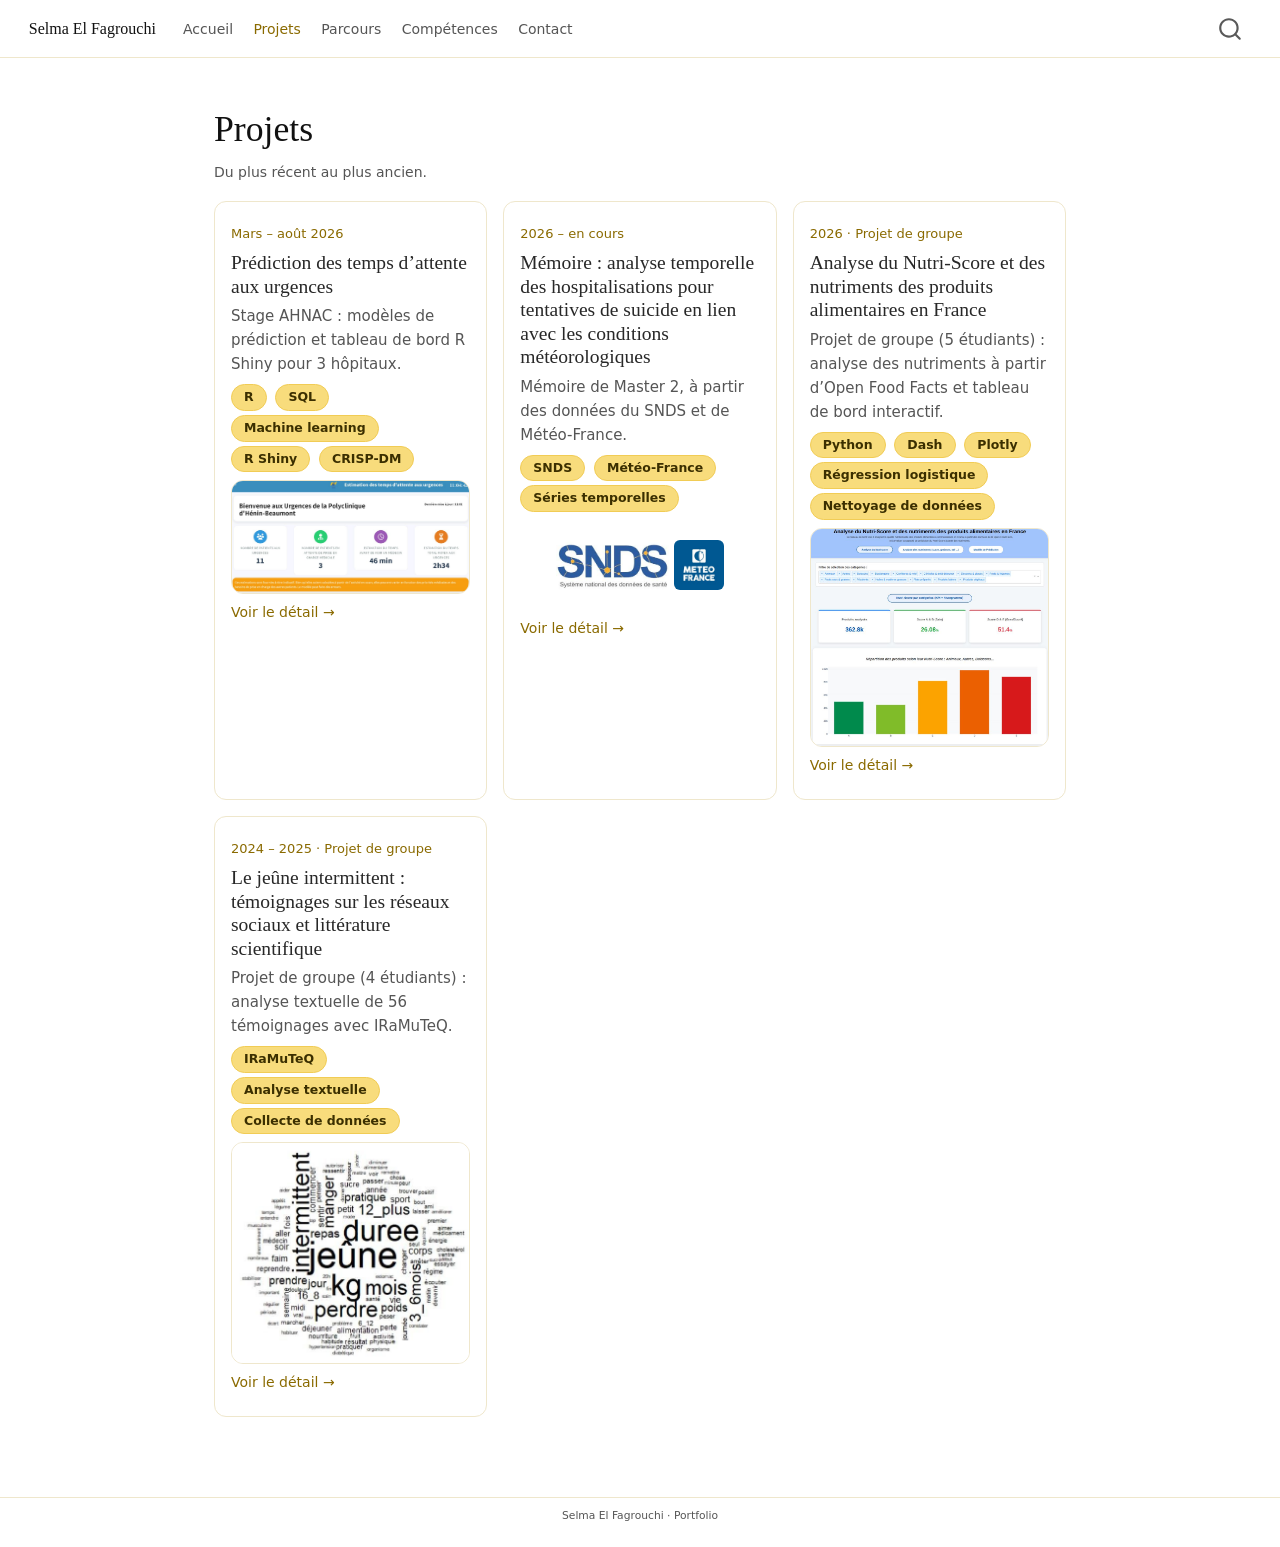
<file: docs/projets.html>
<!DOCTYPE html>
<html xmlns="http://www.w3.org/1999/xhtml" lang="fr" xml:lang="fr"><head>

<meta charset="utf-8">
<meta name="generator" content="quarto-1.11.9">

<meta name="viewport" content="width=device-width, initial-scale=1.0, user-scalable=yes">


<title>Projets – Selma El Fagrouchi</title>
<style>
/* Default styles provided by pandoc.
** See https://pandoc.org/MANUAL.html#variables-for-html for config info.
*/
span.smallcaps{font-variant: small-caps;}
div.columns{display: flex; gap: 1.5em;}
div.column{flex: auto;}
@media screen {
div.columns{gap: min(4vw, 1.5em);}
div.column{overflow-x: auto;}
}
div.hanging-indent{margin-left: 1.5em; text-indent: -1.5em;}
ul.task-list{list-style: none;}
ul.task-list li input[type="checkbox"] {
  width: 0.8em;
  margin: 0 0.8em 0.2em -1em; /* quarto-specific, see https://github.com/quarto-dev/quarto-cli/issues/4556 */ 
  vertical-align: middle;
}
</style>


<script src="site_libs/quarto-nav/quarto-nav.js"></script>
<script src="site_libs/quarto-nav/headroom.min.js"></script>
<script src="site_libs/clipboard/clipboard.min.js"></script>
<script src="site_libs/quarto-search/autocomplete.umd.js"></script>
<script src="site_libs/quarto-search/fuse.min.js"></script>
<script src="site_libs/quarto-search/quarto-search.js"></script>
<meta name="quarto:offset" content="./">
<script src="site_libs/quarto-html/quarto.js" type="module"></script>
<script src="site_libs/quarto-html/tabsets/tabsets.js" type="module"></script>
<script src="site_libs/quarto-html/scrollable-regions/scrollable-regions.js" type="module"></script>
<script src="site_libs/quarto-html/popper.min.js"></script>
<script src="site_libs/quarto-html/tippy.umd.min.js"></script>
<link href="site_libs/quarto-html/tippy.css" rel="stylesheet">
<link href="site_libs/quarto-html/quarto-syntax-highlighting-63b5708e65d6cd79cd7618c58d0c21e7.css" rel="stylesheet" id="quarto-text-highlighting-styles">
<script src="site_libs/bootstrap/bootstrap.min.js"></script>
<link href="site_libs/bootstrap/bootstrap-icons.css" rel="stylesheet">
<link href="site_libs/bootstrap/bootstrap-4cc7621f501ba8626ef157be635fbdf1.min.css" rel="stylesheet" append-hash="true" id="quarto-bootstrap" data-mode="light">
<script id="quarto-search-options" type="application/json">{
  "location": "navbar",
  "copy-button": false,
  "collapse-after": 3,
  "panel-placement": "end",
  "type": "overlay",
  "limit": 50,
  "keyboard-shortcut": [
    "f",
    "/",
    "s"
  ],
  "show-item-context": false,
  "language": {
    "search-no-results-text": "Pas de résultats",
    "search-matching-documents-text": "documents trouvés",
    "search-copy-link-title": "Copier le lien vers la recherche",
    "search-hide-matches-text": "Cacher les correspondances additionnelles",
    "search-more-match-text": "correspondance de plus dans ce document",
    "search-more-matches-text": "correspondances de plus dans ce document",
    "search-clear-button-title": "Effacer",
    "search-text-placeholder": "",
    "search-detached-cancel-button-title": "Annuler",
    "search-submit-button-title": "Envoyer",
    "search-label": "Recherche"
  }
}</script>
<style>html{ scroll-behavior: smooth; }</style>


<link rel="stylesheet" href="styles.css">
</head>

<body class="nav-fixed fullcontent quarto-light"><a id="quarto-skip-link" class="visually-hidden-focusable" href="#quarto-content">Aller au contenu principal</a>

<div id="quarto-search-results"></div>
  <header id="quarto-header" class="headroom fixed-top">
    <nav class="navbar navbar-expand-lg " data-bs-theme="dark" aria-label="Site web">
      <div class="navbar-container container-fluid">
      <div class="navbar-brand-container mx-auto">
    <a class="navbar-brand" href="./index.html">
    <span class="navbar-title">Selma El Fagrouchi</span>
    </a>
  </div>
          <button class="navbar-toggler" type="button" data-bs-toggle="collapse" data-bs-target="#navbarCollapse" aria-controls="navbarCollapse" aria-expanded="false" aria-label="Basculer la navigation" onclick="if (window.quartoToggleHeadroom) { window.quartoToggleHeadroom(); }">
  <span class="navbar-toggler-icon"></span>
</button>
          <div class="collapse navbar-collapse" id="navbarCollapse">
            <ul class="navbar-nav navbar-nav-scroll me-auto">
  <li class="nav-item">
    <a class="nav-link" href="./index.html"> 
<span class="menu-text">Accueil</span></a>
  </li>  
  <li class="nav-item">
    <a class="nav-link active" href="./projets.html" aria-current="page"> 
<span class="menu-text">Projets</span></a>
  </li>  
  <li class="nav-item">
    <a class="nav-link" href="./parcours.html"> 
<span class="menu-text">Parcours</span></a>
  </li>  
  <li class="nav-item">
    <a class="nav-link" href="./competences.html"> 
<span class="menu-text">Compétences</span></a>
  </li>  
  <li class="nav-item">
    <a class="nav-link" href="./contact.html"> 
<span class="menu-text">Contact</span></a>
  </li>  
</ul>
          </div> <!-- /navcollapse -->
            <div class="quarto-navbar-tools">
</div>
            <div id="quarto-search" class="" title="Recherche"></div>
      </div> <!-- /container-fluid -->
    </nav>
</header>
<!-- content -->
<div id="quarto-content" class="quarto-container page-layout-custom page-navbar" tabindex="-1">
<!-- sidebar -->
<!-- margin-sidebar -->
<!-- main -->

<header id="title-block-header">
<h1 class="title display-7">Projets</h1>

</header>


<section id="projets" class="level1">
<h1>Projets</h1>
<p><span class="discret">Du plus récent au plus ancien.</span></p>
<div class="grille">
<div class="carte">
<p><span class="date">Mars – août 2026</span></p>
<section id="prédiction-des-temps-dattente-aux-urgences" class="level3">
<h3 data-anchor-id="prédiction-des-temps-dattente-aux-urgences">Prédiction des temps d’attente aux urgences</h3>
<p>Stage AHNAC : modèles de prédiction et tableau de bord R Shiny pour 3 hôpitaux.</p>
<p><span class="pastille">R</span> <span class="pastille">SQL</span> <span class="pastille">Machine learning</span> <span class="pastille">R Shiny</span> <span class="pastille">CRISP-DM</span></p>
<p><img src="images/ecran-du-tableau-de-bord-affiche-en-salle-d-a.jpg" class="photo img-fluid" alt="Écran du tableau de bord affiché en salle d'attente"></p>
<p><a href="./stage-ahnac.html" class="lien lien-carte">Voir le détail →</a></p>
</section>
</div>
<div class="carte">
<p><span class="date">2026 – en cours</span></p>
<section id="mémoire-analyse-temporelle-des-hospitalisations-pour-tentatives-de-suicide-en-lien-avec-les-conditions-météorologiques" class="level3">
<h3 data-anchor-id="mémoire-analyse-temporelle-des-hospitalisations-pour-tentatives-de-suicide-en-lien-avec-les-conditions-météorologiques">Mémoire : analyse temporelle des hospitalisations pour tentatives de suicide en lien avec les conditions météorologiques</h3>
<p>Mémoire de Master 2, à partir des données du SNDS et de Météo-France.</p>
<p><span class="pastille">SNDS</span> <span class="pastille">Météo-France</span> <span class="pastille">Séries temporelles</span></p>
<div class="logos-ligne">
<p><img src="images/logo-snds.png" class="img-fluid" alt="Logo SNDS"> <img src="images/logo-meteo-france.jpg" class="img-fluid" alt="Logo Météo-France"></p>
</div>
<p><a href="./memoire.html" class="lien lien-carte">Voir le détail →</a></p>
</section>
</div>
<div class="carte">
<p><span class="date">2026 · Projet de groupe</span></p>
<section id="analyse-du-nutri-score-et-des-nutriments-des-produits-alimentaires-en-france" class="level3">
<h3 data-anchor-id="analyse-du-nutri-score-et-des-nutriments-des-produits-alimentaires-en-france">Analyse du Nutri-Score et des nutriments des produits alimentaires en France</h3>
<p>Projet de groupe (5 étudiants) : analyse des nutriments à partir d’Open Food Facts et tableau de bord interactif.</p>
<p><span class="pastille">Python</span> <span class="pastille">Dash</span> <span class="pastille">Plotly</span> <span class="pastille">Régression logistique</span> <span class="pastille">Nettoyage de données</span></p>
<p><img src="images/tableau-de-bord-nutri-score.jpg" class="photo img-fluid" alt="Tableau de bord Nutri-Score"></p>
<p><a href="./nutri-score.html" class="lien lien-carte">Voir le détail →</a></p>
</section>
</div>
<div class="carte">
<p><span class="date">2024 – 2025 · Projet de groupe</span></p>
<section id="le-jeûne-intermittent-témoignages-sur-les-réseaux-sociaux-et-littérature-scientifique" class="level3">
<h3 data-anchor-id="le-jeûne-intermittent-témoignages-sur-les-réseaux-sociaux-et-littérature-scientifique">Le jeûne intermittent : témoignages sur les réseaux sociaux et littérature scientifique</h3>
<p>Projet de groupe (4 étudiants) : analyse textuelle de 56 témoignages avec IRaMuTeQ.</p>
<p><span class="pastille">IRaMuTeQ</span> <span class="pastille">Analyse textuelle</span> <span class="pastille">Collecte de données</span></p>
<p><img src="images/nuage-de-mots.jpg" class="photo img-fluid" alt="Nuage de mots"></p>
<p><a href="./jeune-intermittent.html" class="lien lien-carte">Voir le détail →</a></p>
</section>
</div>
</div>


</section>


<script id="quarto-html-after-body" type="application/javascript">
  window.document.addEventListener("DOMContentLoaded", function (event) {
    const isCodeAnnotation = (el) => {
      for (const clz of el.classList) {
        if (clz.startsWith('code-annotation-')) {                     
          return true;
        }
      }
      return false;
    }
    const onCopySuccess = function(e) {
      // button target
      const button = e.trigger;
      // don't keep focus
      button.blur();
      // flash "checked"
      button.classList.add('code-copy-button-checked');
      var currentTitle = button.getAttribute("title");
      button.setAttribute("title", "Copié");
      let tooltip;
      if (window.bootstrap) {
        button.setAttribute("data-bs-toggle", "tooltip");
        button.setAttribute("data-bs-placement", "left");
        button.setAttribute("data-bs-title", "Copié");
        tooltip = new bootstrap.Tooltip(button, 
          { trigger: "manual", 
            customClass: "code-copy-button-tooltip",
            offset: [0, -8]});
        tooltip.show();    
      }
      setTimeout(function() {
        if (tooltip) {
          tooltip.hide();
          button.removeAttribute("data-bs-title");
          button.removeAttribute("data-bs-toggle");
          button.removeAttribute("data-bs-placement");
        }
        button.setAttribute("title", currentTitle);
        button.classList.remove('code-copy-button-checked');
      }, 1000);
      // clear code selection
      e.clearSelection();
    }
    const getTextToCopy = function(trigger) {
      const outerScaffold = trigger.parentElement.cloneNode(true);
      const codeEl = outerScaffold.querySelector('code');
      for (const childEl of codeEl.children) {
        if (isCodeAnnotation(childEl)) {
          childEl.remove();
        }
      }
      return codeEl.innerText;
    }
    const clipboard = new window.ClipboardJS('.code-copy-button:not([data-in-quarto-modal])', {
      text: getTextToCopy
    });
    clipboard.on('success', onCopySuccess);
    if (window.document.getElementById('quarto-embedded-source-code-modal')) {
      const clipboardModal = new window.ClipboardJS('.code-copy-button[data-in-quarto-modal]', {
        text: getTextToCopy,
        container: window.document.getElementById('quarto-embedded-source-code-modal')
      });
      clipboardModal.on('success', onCopySuccess);
    }
      var localhostRegex = new RegExp(/^(?:http|https):\/\/localhost\:?[0-9]*\//);
      var mailtoRegex = new RegExp(/^mailto:/);
        var filterRegex = new RegExp('/' + window.location.host + '/');
      var isInternal = (href) => {
          return filterRegex.test(href) || localhostRegex.test(href) || mailtoRegex.test(href);
      }
      // Inspect non-navigation links and adorn them if external
      window.quartoDecorateExternalLinks = function (root) {
     var links = (root || window.document).querySelectorAll('a[href]:not(.nav-link):not(.navbar-brand):not(.toc-action):not(.sidebar-link):not(.sidebar-item-toggle):not(.pagination-link):not(.no-external):not([aria-hidden]):not(.dropdown-item):not(.quarto-navigation-tool):not(.about-link)');
      for (var i=0; i<links.length; i++) {
        const link = links[i];
        if (!isInternal(link.href)) {
          // undo the damage that might have been done by quarto-nav.js in the case of
          // links that we want to consider external
          if (link.dataset.originalHref !== undefined) {
            link.href = link.dataset.originalHref;
          }
          if (!link.classList.contains('no-external-icon')) {
          }
        }
      }
      };
      window.quartoDecorateExternalLinks(window.document);
    // Esc closes the popup (WCAG 1.4.13) and focus leaving both trigger and
    // popup closes it (WCAG 2.4.11); tippy handles neither for interactive popups.
    const hideOnEscAndFocusOut = {
      name: 'hideOnEscAndFocusOut',
      defaultValue: true,
      fn(instance) {
        const dismiss = () => {
          // A show scheduled by the trigger delay would otherwise reopen it
          instance.clearDelayTimeouts();
          instance.hide();
        };
        const onKeyDown = (event) => {
          if (event.key !== 'Escape') {
            return;
          }
          // Keep Esc from also reaching page handlers (e.g. reveal.js overview),
          // except an open reveal.js slide menu, which Esc should close too.
          // The menu handles keys only when its keyboard option is on.
          const menuHandlesEsc = window.Reveal?.getPlugin?.('menu')?.isOpen() &&
            window.Reveal.getConfig().menu?.keyboard !== false;
          if (!menuHandlesEsc) {
            event.stopPropagation();
          }
          if (instance.popper.contains(window.document.activeElement)) {
            // Disabled while refocusing so the focus trigger does not reopen it
            instance.disable();
            instance.reference.focus();
            instance.enable();
          }
          dismiss();
        };
        const onFocusOut = (event) => {
          const target = event.relatedTarget;
          if (target && !instance.reference.contains(target) &&
              !instance.popper.contains(target)) {
            dismiss();
          }
        };
        // On the trigger too: a click trigger (code-annotations: select) has no
        // blur handling. Attached for the instance's lifetime so leaving the
        // trigger also cancels a show still pending on the trigger delay.
        instance.reference.addEventListener('focusout', onFocusOut);
        return {
          onShow() {
            window.document.addEventListener('keydown', onKeyDown, true);
            instance.popper.addEventListener('focusout', onFocusOut);
          },
          onHide() {
            window.document.removeEventListener('keydown', onKeyDown, true);
            instance.popper.removeEventListener('focusout', onFocusOut);
          },
          onDestroy() {
            instance.reference.removeEventListener('focusout', onFocusOut);
          },
        };
      },
    };
    function tippyHover(el, contentFn, onTriggerFn, onUntriggerFn) {
      const config = {
        allowHTML: true,
        maxWidth: 500,
        delay: 100,
        arrow: false,
        appendTo: function(el) {
            return el.parentElement;
        },
        interactive: true,
        interactiveBorder: 10,
        theme: 'quarto',
        placement: 'bottom-start',
        plugins: [hideOnEscAndFocusOut],
      };
      if (contentFn) {
        config.content = contentFn;
      }
      if (onTriggerFn) {
        config.onTrigger = onTriggerFn;
      }
      if (onUntriggerFn) {
        config.onUntrigger = onUntriggerFn;
      }
      window.tippy(el, config); 
    }
    const noterefs = window.document.querySelectorAll('a[role="doc-noteref"]');
    for (var i=0; i<noterefs.length; i++) {
      const ref = noterefs[i];
      tippyHover(ref, function() {
        // use id or data attribute instead here
        let href = ref.getAttribute('data-footnote-href') || ref.getAttribute('href');
        try { href = new URL(href).hash; } catch {}
        const id = href.replace(/^#\/?/, "");
        const note = window.document.getElementById(id);
        if (note) {
          return note.innerHTML;
        } else {
          return "";
        }
      });
    }
    const xrefs = window.document.querySelectorAll('a.quarto-xref');
    const processXRef = (id, note) => {
      // Strip column container classes
      const stripColumnClz = (el) => {
        el.classList.remove("page-full", "page-columns");
        if (el.children) {
          for (const child of el.children) {
            stripColumnClz(child);
          }
        }
      }
      stripColumnClz(note)
      if (id === null || id.startsWith('sec-')) {
        // Special case sections, only their first couple elements
        const container = document.createElement("div");
        if (note.children && note.children.length > 2) {
          container.appendChild(note.children[0].cloneNode(true));
          for (let i = 1; i < note.children.length; i++) {
            const child = note.children[i];
            if (child.tagName === "P" && child.innerText === "") {
              continue;
            } else {
              container.appendChild(child.cloneNode(true));
              break;
            }
          }
          if (window.Quarto?.typesetMath) {
            window.Quarto.typesetMath(container);
          }
          return container.innerHTML
        } else {
          if (window.Quarto?.typesetMath) {
            window.Quarto.typesetMath(note);
          }
          return note.innerHTML;
        }
      } else {
        // Remove any anchor links if they are present
        const anchorLink = note.querySelector('a.anchorjs-link');
        if (anchorLink) {
          anchorLink.remove();
        }
        if (window.Quarto?.typesetMath) {
          window.Quarto.typesetMath(note);
        }
        if (note.classList.contains("callout")) {
          return note.outerHTML;
        } else {
          return note.innerHTML;
        }
      }
    }
    for (var i=0; i<xrefs.length; i++) {
      const xref = xrefs[i];
      tippyHover(xref, undefined, function(instance) {
        instance.disable();
        let url = xref.getAttribute('href');
        let hash = undefined; 
        if (url.startsWith('#')) {
          hash = url;
        } else {
          try { hash = new URL(url).hash; } catch {}
        }
        if (hash) {
          const id = hash.replace(/^#\/?/, "");
          const note = window.document.getElementById(id);
          if (note !== null) {
            try {
              const html = processXRef(id, note.cloneNode(true));
              instance.setContent(html);
            } finally {
              instance.enable();
              instance.show();
            }
          } else {
            // See if we can fetch this
            fetch(url.split('#')[0])
            .then(res => res.text())
            .then(html => {
              const parser = new DOMParser();
              const htmlDoc = parser.parseFromString(html, "text/html");
              const note = htmlDoc.getElementById(id);
              if (note !== null) {
                const html = processXRef(id, note);
                instance.setContent(html);
              } 
            }).finally(() => {
              instance.enable();
              instance.show();
            });
          }
        } else {
          // See if we can fetch a full url (with no hash to target)
          // This is a special case and we should probably do some content thinning / targeting
          fetch(url)
          .then(res => res.text())
          .then(html => {
            const parser = new DOMParser();
            const htmlDoc = parser.parseFromString(html, "text/html");
            const note = htmlDoc.querySelector('main.content');
            if (note !== null) {
              // This should only happen for chapter cross references
              // (since there is no id in the URL)
              // remove the first header
              if (note.children.length > 0 && note.children[0].tagName === "HEADER") {
                note.children[0].remove();
              }
              const html = processXRef(null, note);
              instance.setContent(html);
            } 
          }).finally(() => {
            instance.enable();
            instance.show();
          });
        }
      }, function(instance) {
      });
    }
        let selectedAnnoteEl;
        const selectorForAnnotation = ( cell, annotation) => {
          let cellAttr = 'data-code-cell="' + cell + '"';
          let lineAttr = 'data-code-annotation="' +  annotation + '"';
          const selector = 'span[' + cellAttr + '][' + lineAttr + ']';
          return selector;
        }
        const selectCodeLines = (annoteEl) => {
          const doc = window.document;
          const targetCell = annoteEl.getAttribute("data-target-cell");
          const targetAnnotation = annoteEl.getAttribute("data-target-annotation");
          const annoteSpan = window.document.querySelector(selectorForAnnotation(targetCell, targetAnnotation));
          const lines = annoteSpan.getAttribute("data-code-lines").split(",");
          const lineIds = lines.map((line) => {
            return targetCell + "-" + line;
          })
          // Each band is positioned against its own containing block, which is
          // not the offsetParent of the lines, so place it from client rects.
          const placeBand = (band, firstEl, lastEl, codeBlock) => {
            const container = band.offsetParent;
            if (container === null) {
              return;
            }
            const containerRect = container.getBoundingClientRect();
            // Reveal.js scales slides with a transform, so convert client
            // pixels back to the CSS pixels of the container.
            const scale = containerRect.height / container.offsetHeight || 1;
            const firstRect = firstEl.getBoundingClientRect();
            const lastRect = lastEl.getBoundingClientRect();
            const top = (firstRect.top - containerRect.top) / scale - container.clientTop + container.scrollTop;
            const height = (lastRect.bottom - firstRect.top) / scale;
            band.style.top = top - 2 + "px";
            band.style.height = height + 4 + "px";
            if (codeBlock) {
              // Without the copy button wrapper, the containing block is wider
              // than the code block, so span the code block explicitly.
              const blockRect = codeBlock.getBoundingClientRect();
              band.style.left = (blockRect.left - containerRect.left) / scale - container.clientLeft + container.scrollLeft + "px";
              band.style.width = blockRect.width / scale + "px";
            }
          };
          if (lineIds.length > 0) {
            const el = window.document.getElementById(lineIds[0]);
            const lastEl = window.document.getElementById(lineIds[lineIds.length - 1]);
            const parent = el.parentElement.parentElement;
            // cook up a div (if necessary) and position it
            let div = window.document.getElementById("code-annotation-line-highlight");
            if (div === null) {
              div = window.document.createElement("div");
              div.setAttribute("id", "code-annotation-line-highlight");
              div.style.position = 'absolute';
              parent.appendChild(div);
            }
            placeBand(div, el, lastEl, parent.closest("div.sourceCode") || parent);
            let gutterDiv = window.document.getElementById("code-annotation-line-highlight-gutter");
            if (gutterDiv === null) {
              gutterDiv = window.document.createElement("div");
              gutterDiv.setAttribute("id", "code-annotation-line-highlight-gutter");
              gutterDiv.style.position = 'absolute';
              const codeCell = window.document.getElementById(targetCell);
              const gutter = codeCell.querySelector('.code-annotation-gutter');
              gutter.appendChild(gutterDiv);
            }
            placeBand(gutterDiv, el, lastEl);
            selectedAnnoteEl = annoteEl;
          }
        };
        const unselectCodeLines = () => {
          const elementsIds = ["code-annotation-line-highlight", "code-annotation-line-highlight-gutter"];
          elementsIds.forEach((elId) => {
            const div = window.document.getElementById(elId);
            if (div) {
              div.remove();
            }
          });
          selectedAnnoteEl = undefined;
        };
          // Handle positioning of the toggle
      window.addEventListener(
        "resize",
        throttle(() => {
          elRect = undefined;
          if (selectedAnnoteEl) {
            selectCodeLines(selectedAnnoteEl);
          }
        }, 10)
      );
      function throttle(fn, ms) {
      let throttle = false;
      let timer;
        return (...args) => {
          if(!throttle) { // first call gets through
              fn.apply(this, args);
              throttle = true;
          } else { // all the others get throttled
              if(timer) clearTimeout(timer); // cancel #2
              timer = setTimeout(() => {
                fn.apply(this, args);
                timer = throttle = false;
              }, ms);
          }
        };
      }
        // Attach click handler to the DT
        const annoteDls = window.document.querySelectorAll('dt[data-target-cell]');
        for (const annoteDlNode of annoteDls) {
          annoteDlNode.addEventListener('click', (event) => {
            const clickedEl = event.target;
            if (clickedEl !== selectedAnnoteEl) {
              unselectCodeLines();
              const activeEl = window.document.querySelector('dt[data-target-cell].code-annotation-active');
              if (activeEl) {
                activeEl.classList.remove('code-annotation-active');
              }
              selectCodeLines(clickedEl);
              clickedEl.classList.add('code-annotation-active');
            } else {
              // Unselect the line
              unselectCodeLines();
              clickedEl.classList.remove('code-annotation-active');
            }
          });
        }
    const findCites = (el) => {
      const parentEl = el.parentElement;
      if (parentEl) {
        const cites = parentEl.dataset.cites;
        if (cites) {
          return {
            el,
            cites: cites.split(' ')
          };
        } else {
          return findCites(el.parentElement)
        }
      } else {
        return undefined;
      }
    };
    var bibliorefs = window.document.querySelectorAll('a[role="doc-biblioref"]');
    for (var i=0; i<bibliorefs.length; i++) {
      const ref = bibliorefs[i];
      const citeInfo = findCites(ref);
      if (citeInfo) {
        tippyHover(citeInfo.el, function() {
          var popup = window.document.createElement('div');
          citeInfo.cites.forEach(function(cite) {
            var citeDiv = window.document.createElement('div');
            citeDiv.classList.add('hanging-indent');
            citeDiv.classList.add('csl-entry');
            var biblioDiv = window.document.getElementById('ref-' + cite);
            if (biblioDiv) {
              citeDiv.innerHTML = biblioDiv.innerHTML;
            }
            popup.appendChild(citeDiv);
          });
          return popup.innerHTML;
        });
      }
    }
  });
  </script>
  <script type="application/javascript">
  window.quartoScrollableRegionsLabels = {"code":"Code défilable","output":"Sortie défilable"};
  </script>
</div> <!-- /content -->
<footer class="footer">
  <div class="nav-footer">
    <div class="nav-footer-left">
      &nbsp;
    </div>   
    <div class="nav-footer-center">
<p>Selma El Fagrouchi · Portfolio</p>
</div>
    <div class="nav-footer-right">
      &nbsp;
    </div>
  </div>
</footer>




<script src="site_libs/quarto-html/zenscroll-min.js"></script>
</body></html>
</file>
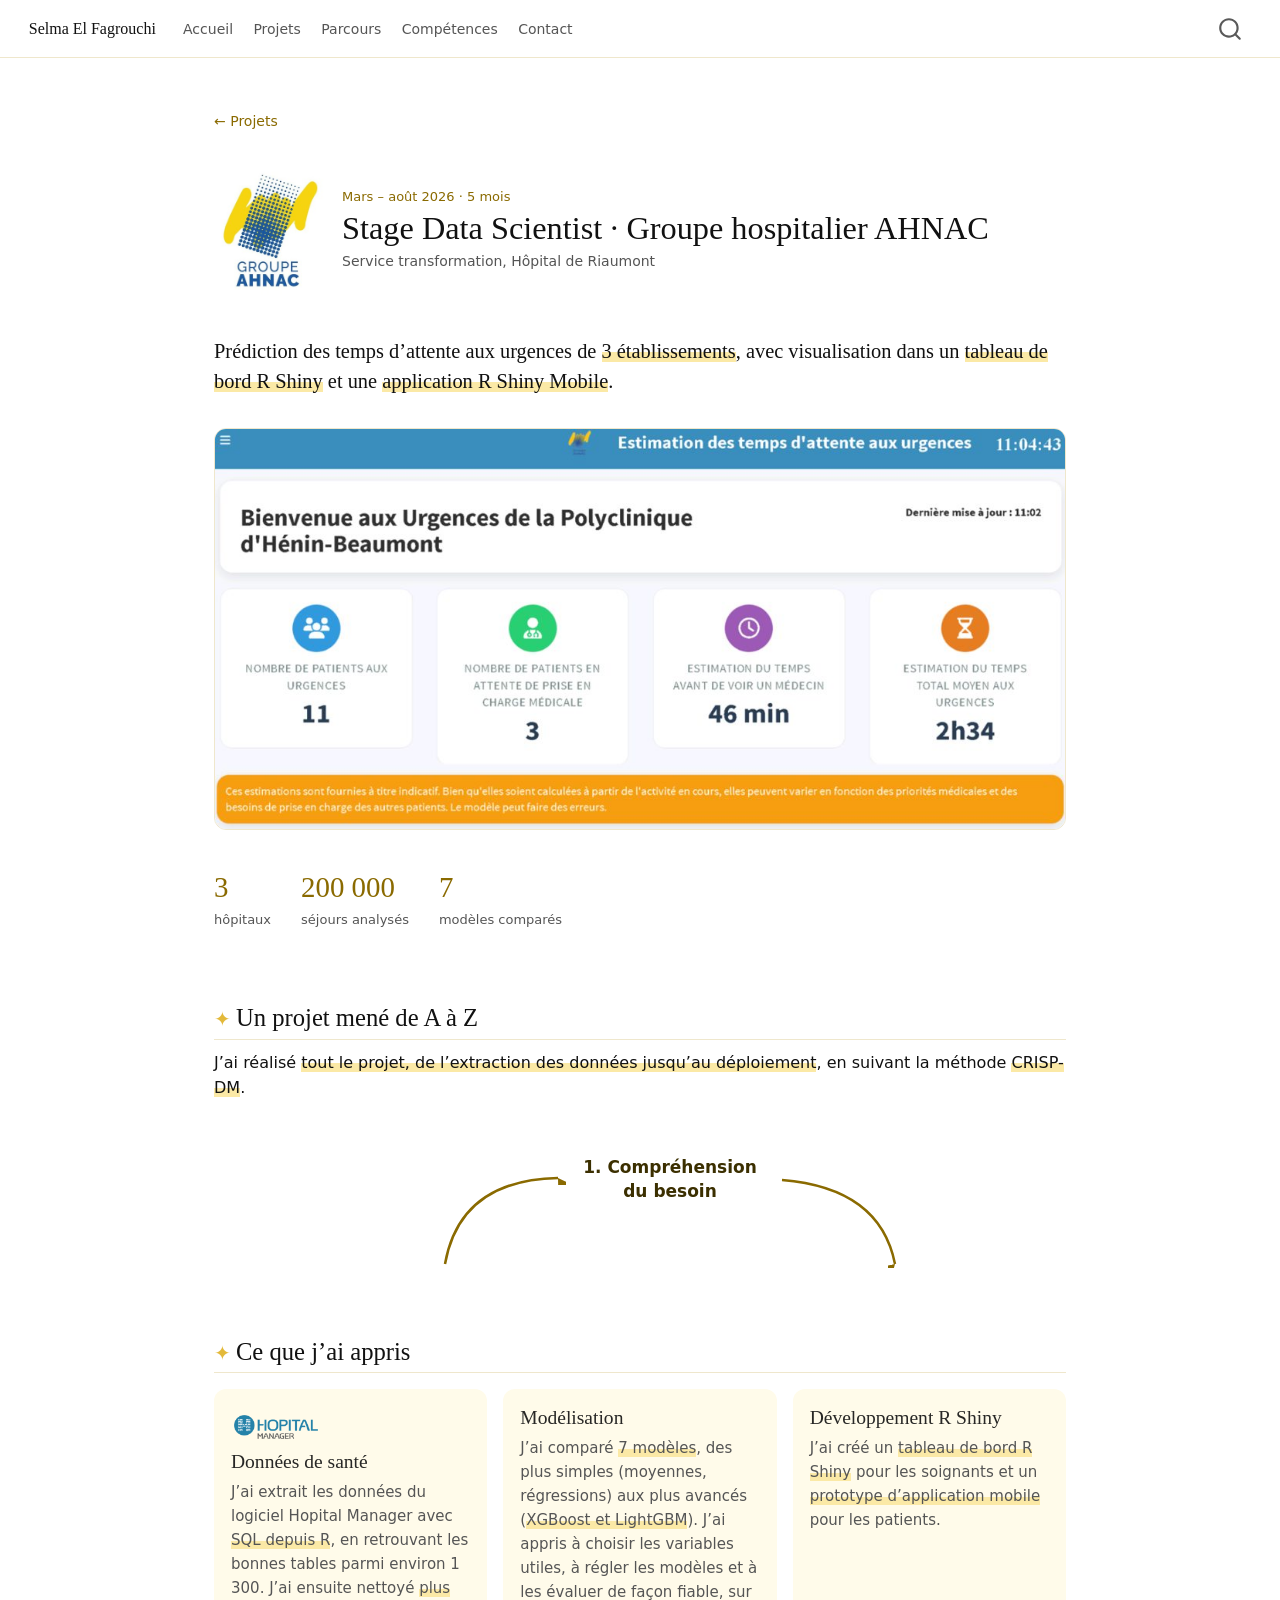
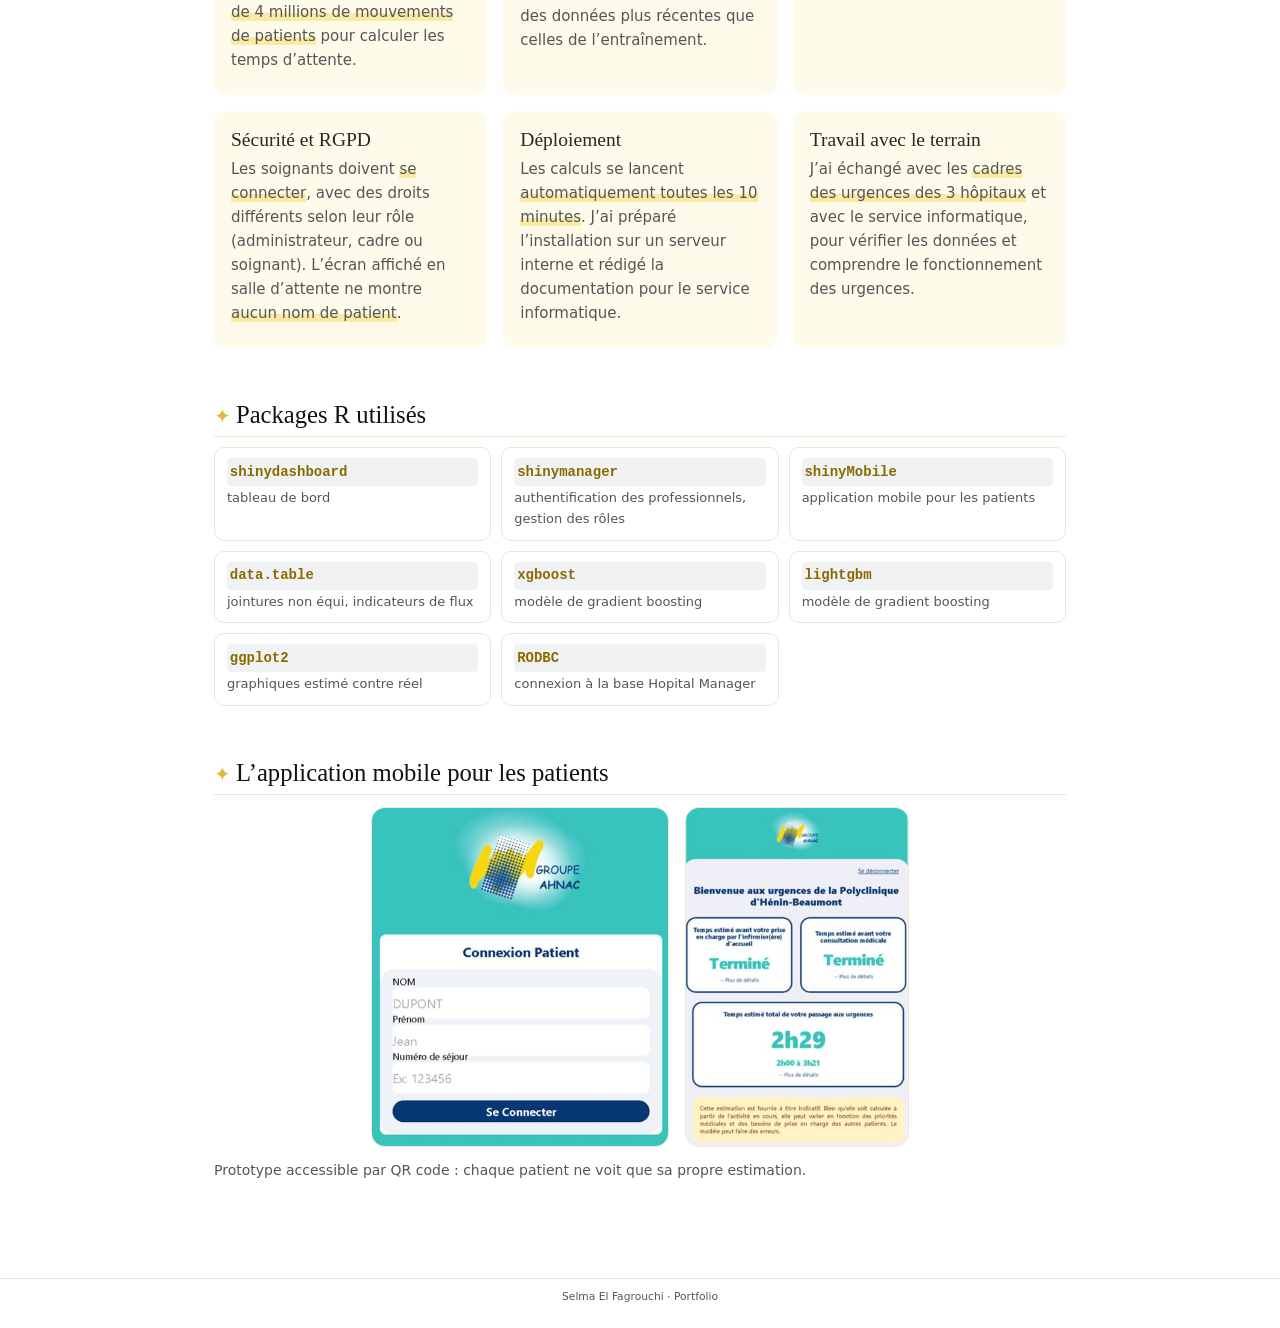
<file: docs/stage-ahnac.html>
<!DOCTYPE html>
<html xmlns="http://www.w3.org/1999/xhtml" lang="fr" xml:lang="fr"><head>

<meta charset="utf-8">
<meta name="generator" content="quarto-1.11.9">

<meta name="viewport" content="width=device-width, initial-scale=1.0, user-scalable=yes">


<title>Stage AHNAC – Selma El Fagrouchi</title>
<style>
/* Default styles provided by pandoc.
** See https://pandoc.org/MANUAL.html#variables-for-html for config info.
*/
span.smallcaps{font-variant: small-caps;}
div.columns{display: flex; gap: 1.5em;}
div.column{flex: auto;}
@media screen {
div.columns{gap: min(4vw, 1.5em);}
div.column{overflow-x: auto;}
}
div.hanging-indent{margin-left: 1.5em; text-indent: -1.5em;}
ul.task-list{list-style: none;}
ul.task-list li input[type="checkbox"] {
  width: 0.8em;
  margin: 0 0.8em 0.2em -1em; /* quarto-specific, see https://github.com/quarto-dev/quarto-cli/issues/4556 */ 
  vertical-align: middle;
}
</style>


<script src="site_libs/quarto-nav/quarto-nav.js"></script>
<script src="site_libs/quarto-nav/headroom.min.js"></script>
<script src="site_libs/clipboard/clipboard.min.js"></script>
<script src="site_libs/quarto-search/autocomplete.umd.js"></script>
<script src="site_libs/quarto-search/fuse.min.js"></script>
<script src="site_libs/quarto-search/quarto-search.js"></script>
<meta name="quarto:offset" content="./">
<script src="site_libs/quarto-html/quarto.js" type="module"></script>
<script src="site_libs/quarto-html/tabsets/tabsets.js" type="module"></script>
<script src="site_libs/quarto-html/scrollable-regions/scrollable-regions.js" type="module"></script>
<script src="site_libs/quarto-html/popper.min.js"></script>
<script src="site_libs/quarto-html/tippy.umd.min.js"></script>
<link href="site_libs/quarto-html/tippy.css" rel="stylesheet">
<link href="site_libs/quarto-html/quarto-syntax-highlighting-63b5708e65d6cd79cd7618c58d0c21e7.css" rel="stylesheet" id="quarto-text-highlighting-styles">
<script src="site_libs/bootstrap/bootstrap.min.js"></script>
<link href="site_libs/bootstrap/bootstrap-icons.css" rel="stylesheet">
<link href="site_libs/bootstrap/bootstrap-4cc7621f501ba8626ef157be635fbdf1.min.css" rel="stylesheet" append-hash="true" id="quarto-bootstrap" data-mode="light">
<script id="quarto-search-options" type="application/json">{
  "location": "navbar",
  "copy-button": false,
  "collapse-after": 3,
  "panel-placement": "end",
  "type": "overlay",
  "limit": 50,
  "keyboard-shortcut": [
    "f",
    "/",
    "s"
  ],
  "show-item-context": false,
  "language": {
    "search-no-results-text": "Pas de résultats",
    "search-matching-documents-text": "documents trouvés",
    "search-copy-link-title": "Copier le lien vers la recherche",
    "search-hide-matches-text": "Cacher les correspondances additionnelles",
    "search-more-match-text": "correspondance de plus dans ce document",
    "search-more-matches-text": "correspondances de plus dans ce document",
    "search-clear-button-title": "Effacer",
    "search-text-placeholder": "",
    "search-detached-cancel-button-title": "Annuler",
    "search-submit-button-title": "Envoyer",
    "search-label": "Recherche"
  }
}</script>
<style>html{ scroll-behavior: smooth; }</style>


<link rel="stylesheet" href="styles.css">
</head>

<body class="nav-fixed fullcontent quarto-light"><a id="quarto-skip-link" class="visually-hidden-focusable" href="#quarto-content">Aller au contenu principal</a>

<div id="quarto-search-results"></div>
  <header id="quarto-header" class="headroom fixed-top">
    <nav class="navbar navbar-expand-lg " data-bs-theme="dark" aria-label="Site web">
      <div class="navbar-container container-fluid">
      <div class="navbar-brand-container mx-auto">
    <a class="navbar-brand" href="./index.html">
    <span class="navbar-title">Selma El Fagrouchi</span>
    </a>
  </div>
          <button class="navbar-toggler" type="button" data-bs-toggle="collapse" data-bs-target="#navbarCollapse" aria-controls="navbarCollapse" aria-expanded="false" aria-label="Basculer la navigation" onclick="if (window.quartoToggleHeadroom) { window.quartoToggleHeadroom(); }">
  <span class="navbar-toggler-icon"></span>
</button>
          <div class="collapse navbar-collapse" id="navbarCollapse">
            <ul class="navbar-nav navbar-nav-scroll me-auto">
  <li class="nav-item">
    <a class="nav-link" href="./index.html"> 
<span class="menu-text">Accueil</span></a>
  </li>  
  <li class="nav-item">
    <a class="nav-link" href="./projets.html"> 
<span class="menu-text">Projets</span></a>
  </li>  
  <li class="nav-item">
    <a class="nav-link" href="./parcours.html"> 
<span class="menu-text">Parcours</span></a>
  </li>  
  <li class="nav-item">
    <a class="nav-link" href="./competences.html"> 
<span class="menu-text">Compétences</span></a>
  </li>  
  <li class="nav-item">
    <a class="nav-link" href="./contact.html"> 
<span class="menu-text">Contact</span></a>
  </li>  
</ul>
          </div> <!-- /navcollapse -->
            <div class="quarto-navbar-tools">
</div>
            <div id="quarto-search" class="" title="Recherche"></div>
      </div> <!-- /container-fluid -->
    </nav>
</header>
<!-- content -->
<div id="quarto-content" class="quarto-container page-layout-custom page-navbar" tabindex="-1">
<!-- sidebar -->
<!-- margin-sidebar -->
<!-- main -->

<header id="title-block-header">
<h1 class="title display-7">Stage AHNAC</h1>

</header>


<p><a href="./projets.html" class="lien">← Projets</a></p>
<div class="entete">
<p><img src="images/logo-du-groupe-ahnac.jpg" class="logo img-fluid" alt="Logo du Groupe AHNAC"></p>
<div class="bloc">
<div class="date">
<p>Mars – août 2026 · 5 mois</p>
</div>
<section id="stage-data-scientist-groupe-hospitalier-ahnac" class="level1">
<h1>Stage Data Scientist · Groupe hospitalier AHNAC</h1>
<div class="discret">
<p>Service transformation, Hôpital de Riaumont</p>
</div>
</section>
</div>
</div>
<div class="intro">
<p>Prédiction des temps d’attente aux urgences de <span class="surligne">3 établissements</span>, avec visualisation dans un <span class="surligne">tableau de bord R Shiny</span> et une <span class="surligne">application R Shiny Mobile</span>.</p>
</div>
<p><img src="images/ecran-du-tableau-de-bord-affiche-en-salle-d-a.jpg" class="photo img-fluid" alt="Écran du tableau de bord affiché en salle d'attente"></p>
<div class="chiffres">
<div class="chiffre">
<p><span class="nombre">3</span> hôpitaux</p>
</div>
<div class="chiffre">
<p><span class="nombre">200 000</span> séjours analysés</p>
</div>
<div class="chiffre">
<p><span class="nombre">7</span> modèles comparés</p>
</div>
</div>
<section id="un-projet-mené-de-a-à-z" class="level2">
<h2 data-anchor-id="un-projet-mené-de-a-à-z">Un projet mené de A à Z</h2>
<p>J’ai réalisé <span class="surligne">tout le projet, de l’extraction des données jusqu’au déploiement</span>, en suivant la méthode <span class="surligne">CRISP-DM</span>.</p>
<div class="cercle">
<p><img src="images/crisp-dm.svg" class="img-fluid" alt="Les six étapes de la méthode CRISP-DM"></p>
</div>
</section>
<section id="ce-que-jai-appris" class="level2">
<h2 data-anchor-id="ce-que-jai-appris">Ce que j’ai appris</h2>
<div class="grille competences">
<div class="carte">
<p><img src="images/logo-hopital-manager.png" class="logo-hm img-fluid" alt="Logo Hopital Manager"></p>
<section id="données-de-santé" class="level3">
<h3 data-anchor-id="données-de-santé">Données de santé</h3>
<p>J’ai extrait les données du logiciel Hopital Manager avec <span class="surligne">SQL depuis R</span>, en retrouvant les bonnes tables parmi environ 1 300. J’ai ensuite nettoyé <span class="surligne">plus de 4 millions de mouvements de patients</span> pour calculer les temps d’attente.</p>
</section>
</div>
<section id="modélisation" class="level3 carte">
<h3 data-anchor-id="modélisation">Modélisation</h3>
<p>J’ai comparé <span class="surligne">7 modèles</span>, des plus simples (moyennes, régressions) aux plus avancés (<span class="surligne">XGBoost et LightGBM</span>). J’ai appris à choisir les variables utiles, à régler les modèles et à les évaluer de façon fiable, sur des données plus récentes que celles de l’entraînement.</p>
</section>
<section id="développement-r-shiny" class="level3 carte">
<h3 data-anchor-id="développement-r-shiny">Développement R Shiny</h3>
<p>J’ai créé un <span class="surligne">tableau de bord R Shiny</span> pour les soignants et un <span class="surligne">prototype d’application mobile</span> pour les patients.</p>
</section>
<section id="sécurité-et-rgpd" class="level3 carte">
<h3 data-anchor-id="sécurité-et-rgpd">Sécurité et RGPD</h3>
<p>Les soignants doivent <span class="surligne">se connecter</span>, avec des droits différents selon leur rôle (administrateur, cadre ou soignant). L’écran affiché en salle d’attente ne montre <span class="surligne">aucun nom de patient</span>.</p>
</section>
<section id="déploiement" class="level3 carte">
<h3 data-anchor-id="déploiement">Déploiement</h3>
<p>Les calculs se lancent <span class="surligne">automatiquement toutes les 10 minutes</span>. J’ai préparé l’installation sur un serveur interne et rédigé la documentation pour le service informatique.</p>
</section>
<section id="travail-avec-le-terrain" class="level3 carte">
<h3 data-anchor-id="travail-avec-le-terrain">Travail avec le terrain</h3>
<p>J’ai échangé avec les <span class="surligne">cadres des urgences des 3 hôpitaux</span> et avec le service informatique, pour vérifier les données et comprendre le fonctionnement des urgences.</p>
</section>
</div>
</section>
<section id="packages-r-utilisés" class="level2">
<h2 data-anchor-id="packages-r-utilisés">Packages R utilisés</h2>
<div class="paquets">
<div class="paquet">
<p><code>shinydashboard</code> <span class="description">tableau de bord</span></p>
</div>
<div class="paquet">
<p><code>shinymanager</code> <span class="description">authentification des professionnels, gestion des rôles</span></p>
</div>
<div class="paquet">
<p><code>shinyMobile</code> <span class="description">application mobile pour les patients</span></p>
</div>
<div class="paquet">
<p><code>data.table</code> <span class="description">jointures non équi, indicateurs de flux</span></p>
</div>
<div class="paquet">
<p><code>xgboost</code> <span class="description">modèle de gradient boosting</span></p>
</div>
<div class="paquet">
<p><code>lightgbm</code> <span class="description">modèle de gradient boosting</span></p>
</div>
<div class="paquet">
<p><code>ggplot2</code> <span class="description">graphiques estimé contre réel</span></p>
</div>
<div class="paquet">
<p><code>RODBC</code> <span class="description">connexion à la base Hopital Manager</span></p>
</div>
</div>
</section>
<section id="lapplication-mobile-pour-les-patients" class="level2">
<h2 data-anchor-id="lapplication-mobile-pour-les-patients">L’application mobile pour les patients</h2>
<div class="deux">
<p><img src="images/connexion-patient.jpg" class="img-fluid" alt="Connexion patient"><img src="images/estimations-affichees-au-patient.jpg" class="img-fluid" alt="Estimations affichées au patient"></p>
</div>
<div class="discret">
<p>Prototype accessible par QR code : chaque patient ne voit que sa propre estimation.</p>
</div>


</section>


<script id="quarto-html-after-body" type="application/javascript">
  window.document.addEventListener("DOMContentLoaded", function (event) {
    const isCodeAnnotation = (el) => {
      for (const clz of el.classList) {
        if (clz.startsWith('code-annotation-')) {                     
          return true;
        }
      }
      return false;
    }
    const onCopySuccess = function(e) {
      // button target
      const button = e.trigger;
      // don't keep focus
      button.blur();
      // flash "checked"
      button.classList.add('code-copy-button-checked');
      var currentTitle = button.getAttribute("title");
      button.setAttribute("title", "Copié");
      let tooltip;
      if (window.bootstrap) {
        button.setAttribute("data-bs-toggle", "tooltip");
        button.setAttribute("data-bs-placement", "left");
        button.setAttribute("data-bs-title", "Copié");
        tooltip = new bootstrap.Tooltip(button, 
          { trigger: "manual", 
            customClass: "code-copy-button-tooltip",
            offset: [0, -8]});
        tooltip.show();    
      }
      setTimeout(function() {
        if (tooltip) {
          tooltip.hide();
          button.removeAttribute("data-bs-title");
          button.removeAttribute("data-bs-toggle");
          button.removeAttribute("data-bs-placement");
        }
        button.setAttribute("title", currentTitle);
        button.classList.remove('code-copy-button-checked');
      }, 1000);
      // clear code selection
      e.clearSelection();
    }
    const getTextToCopy = function(trigger) {
      const outerScaffold = trigger.parentElement.cloneNode(true);
      const codeEl = outerScaffold.querySelector('code');
      for (const childEl of codeEl.children) {
        if (isCodeAnnotation(childEl)) {
          childEl.remove();
        }
      }
      return codeEl.innerText;
    }
    const clipboard = new window.ClipboardJS('.code-copy-button:not([data-in-quarto-modal])', {
      text: getTextToCopy
    });
    clipboard.on('success', onCopySuccess);
    if (window.document.getElementById('quarto-embedded-source-code-modal')) {
      const clipboardModal = new window.ClipboardJS('.code-copy-button[data-in-quarto-modal]', {
        text: getTextToCopy,
        container: window.document.getElementById('quarto-embedded-source-code-modal')
      });
      clipboardModal.on('success', onCopySuccess);
    }
      var localhostRegex = new RegExp(/^(?:http|https):\/\/localhost\:?[0-9]*\//);
      var mailtoRegex = new RegExp(/^mailto:/);
        var filterRegex = new RegExp('/' + window.location.host + '/');
      var isInternal = (href) => {
          return filterRegex.test(href) || localhostRegex.test(href) || mailtoRegex.test(href);
      }
      // Inspect non-navigation links and adorn them if external
      window.quartoDecorateExternalLinks = function (root) {
     var links = (root || window.document).querySelectorAll('a[href]:not(.nav-link):not(.navbar-brand):not(.toc-action):not(.sidebar-link):not(.sidebar-item-toggle):not(.pagination-link):not(.no-external):not([aria-hidden]):not(.dropdown-item):not(.quarto-navigation-tool):not(.about-link)');
      for (var i=0; i<links.length; i++) {
        const link = links[i];
        if (!isInternal(link.href)) {
          // undo the damage that might have been done by quarto-nav.js in the case of
          // links that we want to consider external
          if (link.dataset.originalHref !== undefined) {
            link.href = link.dataset.originalHref;
          }
          if (!link.classList.contains('no-external-icon')) {
          }
        }
      }
      };
      window.quartoDecorateExternalLinks(window.document);
    // Esc closes the popup (WCAG 1.4.13) and focus leaving both trigger and
    // popup closes it (WCAG 2.4.11); tippy handles neither for interactive popups.
    const hideOnEscAndFocusOut = {
      name: 'hideOnEscAndFocusOut',
      defaultValue: true,
      fn(instance) {
        const dismiss = () => {
          // A show scheduled by the trigger delay would otherwise reopen it
          instance.clearDelayTimeouts();
          instance.hide();
        };
        const onKeyDown = (event) => {
          if (event.key !== 'Escape') {
            return;
          }
          // Keep Esc from also reaching page handlers (e.g. reveal.js overview),
          // except an open reveal.js slide menu, which Esc should close too.
          // The menu handles keys only when its keyboard option is on.
          const menuHandlesEsc = window.Reveal?.getPlugin?.('menu')?.isOpen() &&
            window.Reveal.getConfig().menu?.keyboard !== false;
          if (!menuHandlesEsc) {
            event.stopPropagation();
          }
          if (instance.popper.contains(window.document.activeElement)) {
            // Disabled while refocusing so the focus trigger does not reopen it
            instance.disable();
            instance.reference.focus();
            instance.enable();
          }
          dismiss();
        };
        const onFocusOut = (event) => {
          const target = event.relatedTarget;
          if (target && !instance.reference.contains(target) &&
              !instance.popper.contains(target)) {
            dismiss();
          }
        };
        // On the trigger too: a click trigger (code-annotations: select) has no
        // blur handling. Attached for the instance's lifetime so leaving the
        // trigger also cancels a show still pending on the trigger delay.
        instance.reference.addEventListener('focusout', onFocusOut);
        return {
          onShow() {
            window.document.addEventListener('keydown', onKeyDown, true);
            instance.popper.addEventListener('focusout', onFocusOut);
          },
          onHide() {
            window.document.removeEventListener('keydown', onKeyDown, true);
            instance.popper.removeEventListener('focusout', onFocusOut);
          },
          onDestroy() {
            instance.reference.removeEventListener('focusout', onFocusOut);
          },
        };
      },
    };
    function tippyHover(el, contentFn, onTriggerFn, onUntriggerFn) {
      const config = {
        allowHTML: true,
        maxWidth: 500,
        delay: 100,
        arrow: false,
        appendTo: function(el) {
            return el.parentElement;
        },
        interactive: true,
        interactiveBorder: 10,
        theme: 'quarto',
        placement: 'bottom-start',
        plugins: [hideOnEscAndFocusOut],
      };
      if (contentFn) {
        config.content = contentFn;
      }
      if (onTriggerFn) {
        config.onTrigger = onTriggerFn;
      }
      if (onUntriggerFn) {
        config.onUntrigger = onUntriggerFn;
      }
      window.tippy(el, config); 
    }
    const noterefs = window.document.querySelectorAll('a[role="doc-noteref"]');
    for (var i=0; i<noterefs.length; i++) {
      const ref = noterefs[i];
      tippyHover(ref, function() {
        // use id or data attribute instead here
        let href = ref.getAttribute('data-footnote-href') || ref.getAttribute('href');
        try { href = new URL(href).hash; } catch {}
        const id = href.replace(/^#\/?/, "");
        const note = window.document.getElementById(id);
        if (note) {
          return note.innerHTML;
        } else {
          return "";
        }
      });
    }
    const xrefs = window.document.querySelectorAll('a.quarto-xref');
    const processXRef = (id, note) => {
      // Strip column container classes
      const stripColumnClz = (el) => {
        el.classList.remove("page-full", "page-columns");
        if (el.children) {
          for (const child of el.children) {
            stripColumnClz(child);
          }
        }
      }
      stripColumnClz(note)
      if (id === null || id.startsWith('sec-')) {
        // Special case sections, only their first couple elements
        const container = document.createElement("div");
        if (note.children && note.children.length > 2) {
          container.appendChild(note.children[0].cloneNode(true));
          for (let i = 1; i < note.children.length; i++) {
            const child = note.children[i];
            if (child.tagName === "P" && child.innerText === "") {
              continue;
            } else {
              container.appendChild(child.cloneNode(true));
              break;
            }
          }
          if (window.Quarto?.typesetMath) {
            window.Quarto.typesetMath(container);
          }
          return container.innerHTML
        } else {
          if (window.Quarto?.typesetMath) {
            window.Quarto.typesetMath(note);
          }
          return note.innerHTML;
        }
      } else {
        // Remove any anchor links if they are present
        const anchorLink = note.querySelector('a.anchorjs-link');
        if (anchorLink) {
          anchorLink.remove();
        }
        if (window.Quarto?.typesetMath) {
          window.Quarto.typesetMath(note);
        }
        if (note.classList.contains("callout")) {
          return note.outerHTML;
        } else {
          return note.innerHTML;
        }
      }
    }
    for (var i=0; i<xrefs.length; i++) {
      const xref = xrefs[i];
      tippyHover(xref, undefined, function(instance) {
        instance.disable();
        let url = xref.getAttribute('href');
        let hash = undefined; 
        if (url.startsWith('#')) {
          hash = url;
        } else {
          try { hash = new URL(url).hash; } catch {}
        }
        if (hash) {
          const id = hash.replace(/^#\/?/, "");
          const note = window.document.getElementById(id);
          if (note !== null) {
            try {
              const html = processXRef(id, note.cloneNode(true));
              instance.setContent(html);
            } finally {
              instance.enable();
              instance.show();
            }
          } else {
            // See if we can fetch this
            fetch(url.split('#')[0])
            .then(res => res.text())
            .then(html => {
              const parser = new DOMParser();
              const htmlDoc = parser.parseFromString(html, "text/html");
              const note = htmlDoc.getElementById(id);
              if (note !== null) {
                const html = processXRef(id, note);
                instance.setContent(html);
              } 
            }).finally(() => {
              instance.enable();
              instance.show();
            });
          }
        } else {
          // See if we can fetch a full url (with no hash to target)
          // This is a special case and we should probably do some content thinning / targeting
          fetch(url)
          .then(res => res.text())
          .then(html => {
            const parser = new DOMParser();
            const htmlDoc = parser.parseFromString(html, "text/html");
            const note = htmlDoc.querySelector('main.content');
            if (note !== null) {
              // This should only happen for chapter cross references
              // (since there is no id in the URL)
              // remove the first header
              if (note.children.length > 0 && note.children[0].tagName === "HEADER") {
                note.children[0].remove();
              }
              const html = processXRef(null, note);
              instance.setContent(html);
            } 
          }).finally(() => {
            instance.enable();
            instance.show();
          });
        }
      }, function(instance) {
      });
    }
        let selectedAnnoteEl;
        const selectorForAnnotation = ( cell, annotation) => {
          let cellAttr = 'data-code-cell="' + cell + '"';
          let lineAttr = 'data-code-annotation="' +  annotation + '"';
          const selector = 'span[' + cellAttr + '][' + lineAttr + ']';
          return selector;
        }
        const selectCodeLines = (annoteEl) => {
          const doc = window.document;
          const targetCell = annoteEl.getAttribute("data-target-cell");
          const targetAnnotation = annoteEl.getAttribute("data-target-annotation");
          const annoteSpan = window.document.querySelector(selectorForAnnotation(targetCell, targetAnnotation));
          const lines = annoteSpan.getAttribute("data-code-lines").split(",");
          const lineIds = lines.map((line) => {
            return targetCell + "-" + line;
          })
          // Each band is positioned against its own containing block, which is
          // not the offsetParent of the lines, so place it from client rects.
          const placeBand = (band, firstEl, lastEl, codeBlock) => {
            const container = band.offsetParent;
            if (container === null) {
              return;
            }
            const containerRect = container.getBoundingClientRect();
            // Reveal.js scales slides with a transform, so convert client
            // pixels back to the CSS pixels of the container.
            const scale = containerRect.height / container.offsetHeight || 1;
            const firstRect = firstEl.getBoundingClientRect();
            const lastRect = lastEl.getBoundingClientRect();
            const top = (firstRect.top - containerRect.top) / scale - container.clientTop + container.scrollTop;
            const height = (lastRect.bottom - firstRect.top) / scale;
            band.style.top = top - 2 + "px";
            band.style.height = height + 4 + "px";
            if (codeBlock) {
              // Without the copy button wrapper, the containing block is wider
              // than the code block, so span the code block explicitly.
              const blockRect = codeBlock.getBoundingClientRect();
              band.style.left = (blockRect.left - containerRect.left) / scale - container.clientLeft + container.scrollLeft + "px";
              band.style.width = blockRect.width / scale + "px";
            }
          };
          if (lineIds.length > 0) {
            const el = window.document.getElementById(lineIds[0]);
            const lastEl = window.document.getElementById(lineIds[lineIds.length - 1]);
            const parent = el.parentElement.parentElement;
            // cook up a div (if necessary) and position it
            let div = window.document.getElementById("code-annotation-line-highlight");
            if (div === null) {
              div = window.document.createElement("div");
              div.setAttribute("id", "code-annotation-line-highlight");
              div.style.position = 'absolute';
              parent.appendChild(div);
            }
            placeBand(div, el, lastEl, parent.closest("div.sourceCode") || parent);
            let gutterDiv = window.document.getElementById("code-annotation-line-highlight-gutter");
            if (gutterDiv === null) {
              gutterDiv = window.document.createElement("div");
              gutterDiv.setAttribute("id", "code-annotation-line-highlight-gutter");
              gutterDiv.style.position = 'absolute';
              const codeCell = window.document.getElementById(targetCell);
              const gutter = codeCell.querySelector('.code-annotation-gutter');
              gutter.appendChild(gutterDiv);
            }
            placeBand(gutterDiv, el, lastEl);
            selectedAnnoteEl = annoteEl;
          }
        };
        const unselectCodeLines = () => {
          const elementsIds = ["code-annotation-line-highlight", "code-annotation-line-highlight-gutter"];
          elementsIds.forEach((elId) => {
            const div = window.document.getElementById(elId);
            if (div) {
              div.remove();
            }
          });
          selectedAnnoteEl = undefined;
        };
          // Handle positioning of the toggle
      window.addEventListener(
        "resize",
        throttle(() => {
          elRect = undefined;
          if (selectedAnnoteEl) {
            selectCodeLines(selectedAnnoteEl);
          }
        }, 10)
      );
      function throttle(fn, ms) {
      let throttle = false;
      let timer;
        return (...args) => {
          if(!throttle) { // first call gets through
              fn.apply(this, args);
              throttle = true;
          } else { // all the others get throttled
              if(timer) clearTimeout(timer); // cancel #2
              timer = setTimeout(() => {
                fn.apply(this, args);
                timer = throttle = false;
              }, ms);
          }
        };
      }
        // Attach click handler to the DT
        const annoteDls = window.document.querySelectorAll('dt[data-target-cell]');
        for (const annoteDlNode of annoteDls) {
          annoteDlNode.addEventListener('click', (event) => {
            const clickedEl = event.target;
            if (clickedEl !== selectedAnnoteEl) {
              unselectCodeLines();
              const activeEl = window.document.querySelector('dt[data-target-cell].code-annotation-active');
              if (activeEl) {
                activeEl.classList.remove('code-annotation-active');
              }
              selectCodeLines(clickedEl);
              clickedEl.classList.add('code-annotation-active');
            } else {
              // Unselect the line
              unselectCodeLines();
              clickedEl.classList.remove('code-annotation-active');
            }
          });
        }
    const findCites = (el) => {
      const parentEl = el.parentElement;
      if (parentEl) {
        const cites = parentEl.dataset.cites;
        if (cites) {
          return {
            el,
            cites: cites.split(' ')
          };
        } else {
          return findCites(el.parentElement)
        }
      } else {
        return undefined;
      }
    };
    var bibliorefs = window.document.querySelectorAll('a[role="doc-biblioref"]');
    for (var i=0; i<bibliorefs.length; i++) {
      const ref = bibliorefs[i];
      const citeInfo = findCites(ref);
      if (citeInfo) {
        tippyHover(citeInfo.el, function() {
          var popup = window.document.createElement('div');
          citeInfo.cites.forEach(function(cite) {
            var citeDiv = window.document.createElement('div');
            citeDiv.classList.add('hanging-indent');
            citeDiv.classList.add('csl-entry');
            var biblioDiv = window.document.getElementById('ref-' + cite);
            if (biblioDiv) {
              citeDiv.innerHTML = biblioDiv.innerHTML;
            }
            popup.appendChild(citeDiv);
          });
          return popup.innerHTML;
        });
      }
    }
  });
  </script>
  <script type="application/javascript">
  window.quartoScrollableRegionsLabels = {"code":"Code défilable","output":"Sortie défilable"};
  </script>
</div> <!-- /content -->
<footer class="footer">
  <div class="nav-footer">
    <div class="nav-footer-left">
      &nbsp;
    </div>   
    <div class="nav-footer-center">
<p>Selma El Fagrouchi · Portfolio</p>
</div>
    <div class="nav-footer-right">
      &nbsp;
    </div>
  </div>
</footer>




<script src="site_libs/quarto-html/zenscroll-min.js"></script>
</body></html>
</file>
<file: docs/site_libs/quarto-html/tippy.css>
.tippy-box[data-animation=fade][data-state=hidden]{opacity:0}[data-tippy-root]{max-width:calc(100vw - 10px)}.tippy-box{position:relative;background-color:#333;color:#fff;border-radius:4px;font-size:14px;line-height:1.4;white-space:normal;outline:0;transition-property:transform,visibility,opacity}.tippy-box[data-placement^=top]>.tippy-arrow{bottom:0}.tippy-box[data-placement^=top]>.tippy-arrow:before{bottom:-7px;left:0;border-width:8px 8px 0;border-top-color:initial;transform-origin:center top}.tippy-box[data-placement^=bottom]>.tippy-arrow{top:0}.tippy-box[data-placement^=bottom]>.tippy-arrow:before{top:-7px;left:0;border-width:0 8px 8px;border-bottom-color:initial;transform-origin:center bottom}.tippy-box[data-placement^=left]>.tippy-arrow{right:0}.tippy-box[data-placement^=left]>.tippy-arrow:before{border-width:8px 0 8px 8px;border-left-color:initial;right:-7px;transform-origin:center left}.tippy-box[data-placement^=right]>.tippy-arrow{left:0}.tippy-box[data-placement^=right]>.tippy-arrow:before{left:-7px;border-width:8px 8px 8px 0;border-right-color:initial;transform-origin:center right}.tippy-box[data-inertia][data-state=visible]{transition-timing-function:cubic-bezier(.54,1.5,.38,1.11)}.tippy-arrow{width:16px;height:16px;color:#333}.tippy-arrow:before{content:"";position:absolute;border-color:transparent;border-style:solid}.tippy-content{position:relative;padding:5px 9px;z-index:1}
</file>
<file: docs/site_libs/quarto-html/quarto-syntax-highlighting-63b5708e65d6cd79cd7618c58d0c21e7.css>
/* quarto syntax highlight colors */
:root {
  --quarto-hl-ot-color: #003B4F;
  --quarto-hl-at-color: #657422;
  --quarto-hl-ss-color: #20794D;
  --quarto-hl-an-color: #5E5E5E;
  --quarto-hl-fu-color: #4758AB;
  --quarto-hl-st-color: #20794D;
  --quarto-hl-cf-color: #003B4F;
  --quarto-hl-op-color: #5E5E5E;
  --quarto-hl-er-color: #AD0000;
  --quarto-hl-bn-color: #AD0000;
  --quarto-hl-al-color: #AD0000;
  --quarto-hl-va-color: #111111;
  --quarto-hl-bu-color: inherit;
  --quarto-hl-ex-color: inherit;
  --quarto-hl-pp-color: #AD0000;
  --quarto-hl-in-color: #5E5E5E;
  --quarto-hl-vs-color: #20794D;
  --quarto-hl-wa-color: #5E5E5E;
  --quarto-hl-do-color: #5E5E5E;
  --quarto-hl-im-color: #00769E;
  --quarto-hl-ch-color: #20794D;
  --quarto-hl-dt-color: #AD0000;
  --quarto-hl-fl-color: #AD0000;
  --quarto-hl-co-color: #5E5E5E;
  --quarto-hl-cv-color: #5E5E5E;
  --quarto-hl-cn-color: #8f5902;
  --quarto-hl-sc-color: #5E5E5E;
  --quarto-hl-dv-color: #AD0000;
  --quarto-hl-kw-color: #003B4F;
}

/* other quarto variables */
:root {
  --quarto-font-monospace: SFMono-Regular, Menlo, Monaco, Consolas, "Liberation Mono", "Courier New", monospace;
}

/* syntax highlight based on Pandoc's rules */
pre > code.sourceCode > span {
  color: #003B4F;
}

code.sourceCode > span {
  color: #003B4F;
}

div.sourceCode,
div.sourceCode pre.sourceCode {
  color: #003B4F;
}

/* Normal */
code span {
  color: #003B4F;
}

/* Alert */
code span.al {
  color: #AD0000;
  font-style: inherit;
}

/* Annotation */
code span.an {
  color: #5E5E5E;
  font-style: inherit;
}

/* Attribute */
code span.at {
  color: #657422;
  font-style: inherit;
}

/* BaseN */
code span.bn {
  color: #AD0000;
  font-style: inherit;
}

/* BuiltIn */
code span.bu {
  font-style: inherit;
}

/* ControlFlow */
code span.cf {
  color: #003B4F;
  font-weight: bold;
  font-style: inherit;
}

/* Char */
code span.ch {
  color: #20794D;
  font-style: inherit;
}

/* Constant */
code span.cn {
  color: #8f5902;
  font-style: inherit;
}

/* Comment */
code span.co {
  color: #5E5E5E;
  font-style: inherit;
}

/* CommentVar */
code span.cv {
  color: #5E5E5E;
  font-style: italic;
}

/* Documentation */
code span.do {
  color: #5E5E5E;
  font-style: italic;
}

/* DataType */
code span.dt {
  color: #AD0000;
  font-style: inherit;
}

/* DecVal */
code span.dv {
  color: #AD0000;
  font-style: inherit;
}

/* Error */
code span.er {
  color: #AD0000;
  font-style: inherit;
}

/* Extension */
code span.ex {
  font-style: inherit;
}

/* Float */
code span.fl {
  color: #AD0000;
  font-style: inherit;
}

/* Function */
code span.fu {
  color: #4758AB;
  font-style: inherit;
}

/* Import */
code span.im {
  color: #00769E;
  font-style: inherit;
}

/* Information */
code span.in {
  color: #5E5E5E;
  font-style: inherit;
}

/* Keyword */
code span.kw {
  color: #003B4F;
  font-weight: bold;
  font-style: inherit;
}

/* Operator */
code span.op {
  color: #5E5E5E;
  font-style: inherit;
}

/* Other */
code span.ot {
  color: #003B4F;
  font-style: inherit;
}

/* Preprocessor */
code span.pp {
  color: #AD0000;
  font-style: inherit;
}

/* SpecialChar */
code span.sc {
  color: #5E5E5E;
  font-style: inherit;
}

/* SpecialString */
code span.ss {
  color: #20794D;
  font-style: inherit;
}

/* String */
code span.st {
  color: #20794D;
  font-style: inherit;
}

/* Variable */
code span.va {
  color: #111111;
  font-style: inherit;
}

/* VerbatimString */
code span.vs {
  color: #20794D;
  font-style: inherit;
}

/* Warning */
code span.wa {
  color: #5E5E5E;
  font-style: italic;
}

.prevent-inlining {
  content: "</";
}

/*# sourceMappingURL=054cc16b9e9817627be6994582d2ffb5.css.map */
</file>
<file: docs/styles.css>
/* ===== Portfolio de Selma El Fagrouchi : styles (couleurs en haut du fichier) ===== */
:root{--ac:#f3cd4f;--ac-d:#8a6a00;--soft:#fffbea;--bd:#efe7cc;--tx:#111;--mu:#555}
body{font-family:system-ui,-apple-system,"Segoe UI",sans-serif;color:var(--tx);background:#fff;font-size:16px;line-height:1.6}
h1,h2,h3,h4,.nombre{font-family:Georgia,"Times New Roman",serif;font-weight:400}
a{color:var(--ac-d)}a:hover{color:#6b5200}
/* barre de navigation */
.navbar{background:#fff!important;border-bottom:1px solid var(--bd)}
.navbar .navbar-title,.navbar .navbar-brand{color:#111!important;font-family:Georgia,serif;font-size:16px}
.navbar .nav-link{color:var(--mu)!important;font-size:14px}
.navbar .nav-link:hover,.navbar .nav-link.active{color:var(--ac-d)!important}
.nav-footer{border-top:1px solid var(--bd)!important;font-size:13px;color:var(--mu)}
/* page */
#quarto-content{max-width:900px;margin:0 auto;padding:36px 24px 80px}
#title-block-header{display:none}
.navbar-brand-container{margin:0!important;margin-right:auto!important}
.entete-accueil p,.date p{margin:0}
h1{font-size:2.1rem;line-height:1.2;margin:0 0 8px}
h2{font-size:1.45rem;margin:38px 0 10px;padding-bottom:6px;border-bottom:1px solid var(--bd)}
h2::before{content:"✦ ";color:#e3b93a;font-size:.8em}
h3{font-size:1.15rem;margin:0 0 4px}
figure{margin:14px 0}figcaption{font-size:13px;color:var(--mu);margin-top:6px}
img.photo{width:100%;height:auto;border-radius:12px;border:1px solid var(--bd);display:block}
.discret{color:var(--mu);font-size:14px}
.date{display:block;font-size:13px;color:var(--ac-d)}
.surligne{background:linear-gradient(transparent 55%,#fbe9a6 55%)}
.intro{font:1.2rem/1.5 Georgia,serif;margin:10px 0 16px}
.grand-texte{font:1.35rem/1.4 Georgia,serif;margin:6px 0 18px}
/* pastilles de compétences */
.pastille{display:inline-block;font-size:12.5px;font-weight:600;background:#f8dc7c;color:#3b2f00;border:1px solid #f1cc55;border-radius:99px;padding:3px 12px;margin:2px 4px 2px 0;line-height:1.5}
.pastille.important{background:#f5cf55;border-color:#eec23f;margin-left:8px}
.pastilles{margin:6px 0 4px}
/* boutons et liens */
a.bouton{display:inline-block;background:#f8dc7c;color:#3b2f00;border:1px solid #f1cc55;padding:9px 18px;border-radius:8px;font-size:14px;font-weight:500;text-decoration:none;margin:0 8px 8px 0}
a.bouton:hover{background:#f5cf55;color:#3b2f00}
a.bouton.contour{background:#fff;color:var(--ac-d);border-color:#e3b93a}
a.lien{font-size:14px;text-decoration:none}
.boutons{margin:18px 0 6px}
/* en-tête de l'accueil */
.entete-accueil{display:flex;align-items:center;justify-content:space-between;gap:20px}
.entete-accueil figure{margin:0;flex:none}.entete-accueil h1{margin:0}
.logo-univ{height:132px;width:auto}
@media(max-width:600px){.logo-univ{height:84px}.entete-accueil{gap:12px}}
.recherche{border-left:3px solid var(--ac);background:var(--soft);padding:14px 18px;border-radius:0 10px 10px 0;margin:18px 0}
.recherche ul{padding-left:18px;font-size:15px;margin:8px 0}.recherche p{margin:10px 0 0;font-size:15px}
.titre-recherche{display:block;font:1.15rem Georgia,serif}
/* cartes */
.grille{display:grid;grid-template-columns:repeat(auto-fit,minmax(250px,1fr));gap:16px;margin-top:16px}
.carte{position:relative;background:#fff;border:1px solid var(--bd);border-radius:12px;padding:16px}
.carte:hover{border-color:var(--ac)}
.carte.grande{padding:22px;margin-top:12px}.carte.grande h3{font-size:1.4rem}
.carte p{margin:6px 0;color:var(--mu);font-size:15px}
.carte .lien-carte::after{content:"";position:absolute;inset:0}
.memoire-gros{display:block;font-size:2.1rem;color:var(--ac-d);line-height:1.2;margin-bottom:2px}
.logos-ligne{display:flex;gap:14px;align-items:center;justify-content:center;padding:14px}
.logos-ligne figure{margin:0}.logos-ligne img{height:50px;width:auto;border-radius:6px}
/* en-tête des pages projets */
.entete{display:flex;gap:18px;align-items:center;flex-wrap:wrap;margin-bottom:6px}
.entete figure{margin:0}.entete img{max-height:130px;max-width:170px;width:auto;height:auto}
.entete h1{font-size:1.9rem;margin:2px 0}
/* chiffres clés */
.chiffres{display:flex;gap:30px;flex-wrap:wrap;margin:20px 0}
.chiffre{font-size:13px;color:var(--mu)}.chiffre p{margin:0}
.nombre{display:block;font-size:1.7rem;color:var(--ac-d)}
/* cartes de compétences */
.competences .carte{background:var(--soft);border-color:transparent}
.logo-hm{height:30px;width:auto;display:block;margin-bottom:8px}
.cercle{max-width:640px;margin:12px auto}.cercle img{width:100%;height:auto}
.paquets{display:grid;grid-template-columns:repeat(auto-fit,minmax(210px,1fr));gap:10px}
.paquet{border:1px solid var(--bd);border-radius:10px;padding:10px 12px;font-size:13px;color:var(--mu)}.paquet p{margin:0}
.paquet code{display:block;color:var(--ac-d);font-size:14px;font-weight:600;background:none;padding:0;margin-bottom:2px}
.deux p{display:flex;gap:16px;justify-content:center;flex-wrap:wrap;margin:12px 0}
.deux img{height:340px;width:auto;max-width:46%;object-fit:contain;border-radius:14px;border:1px solid var(--bd)}
.galerie{display:grid;grid-template-columns:repeat(auto-fit,minmax(260px,1fr));gap:14px}.galerie figure{margin:0}
/* dépliants */
details{margin-top:10px;font-size:15px}summary{cursor:pointer;color:var(--ac-d);font-size:14px}
/* parcours */
.chronologie{border-left:2px solid var(--bd);margin:14px 0 0 6px;padding-left:20px}
.etape{position:relative;margin-bottom:22px}
.etape::before{content:"";position:absolute;left:-27px;top:8px;width:10px;height:10px;border-radius:50%;background:var(--ac)}
.etape h3{margin:0}
.enseignements h4{margin:14px 0 2px;font-size:14px;color:var(--ac-d);font-weight:600;font-family:system-ui,sans-serif}
.enseignements p{margin:0;color:var(--mu);font-size:14px}
.certif{display:flex;align-items:center;gap:14px}.certif figure{margin:0}.certif img{width:44px;height:44px}.certif p{margin:2px 0 0}
</file>
